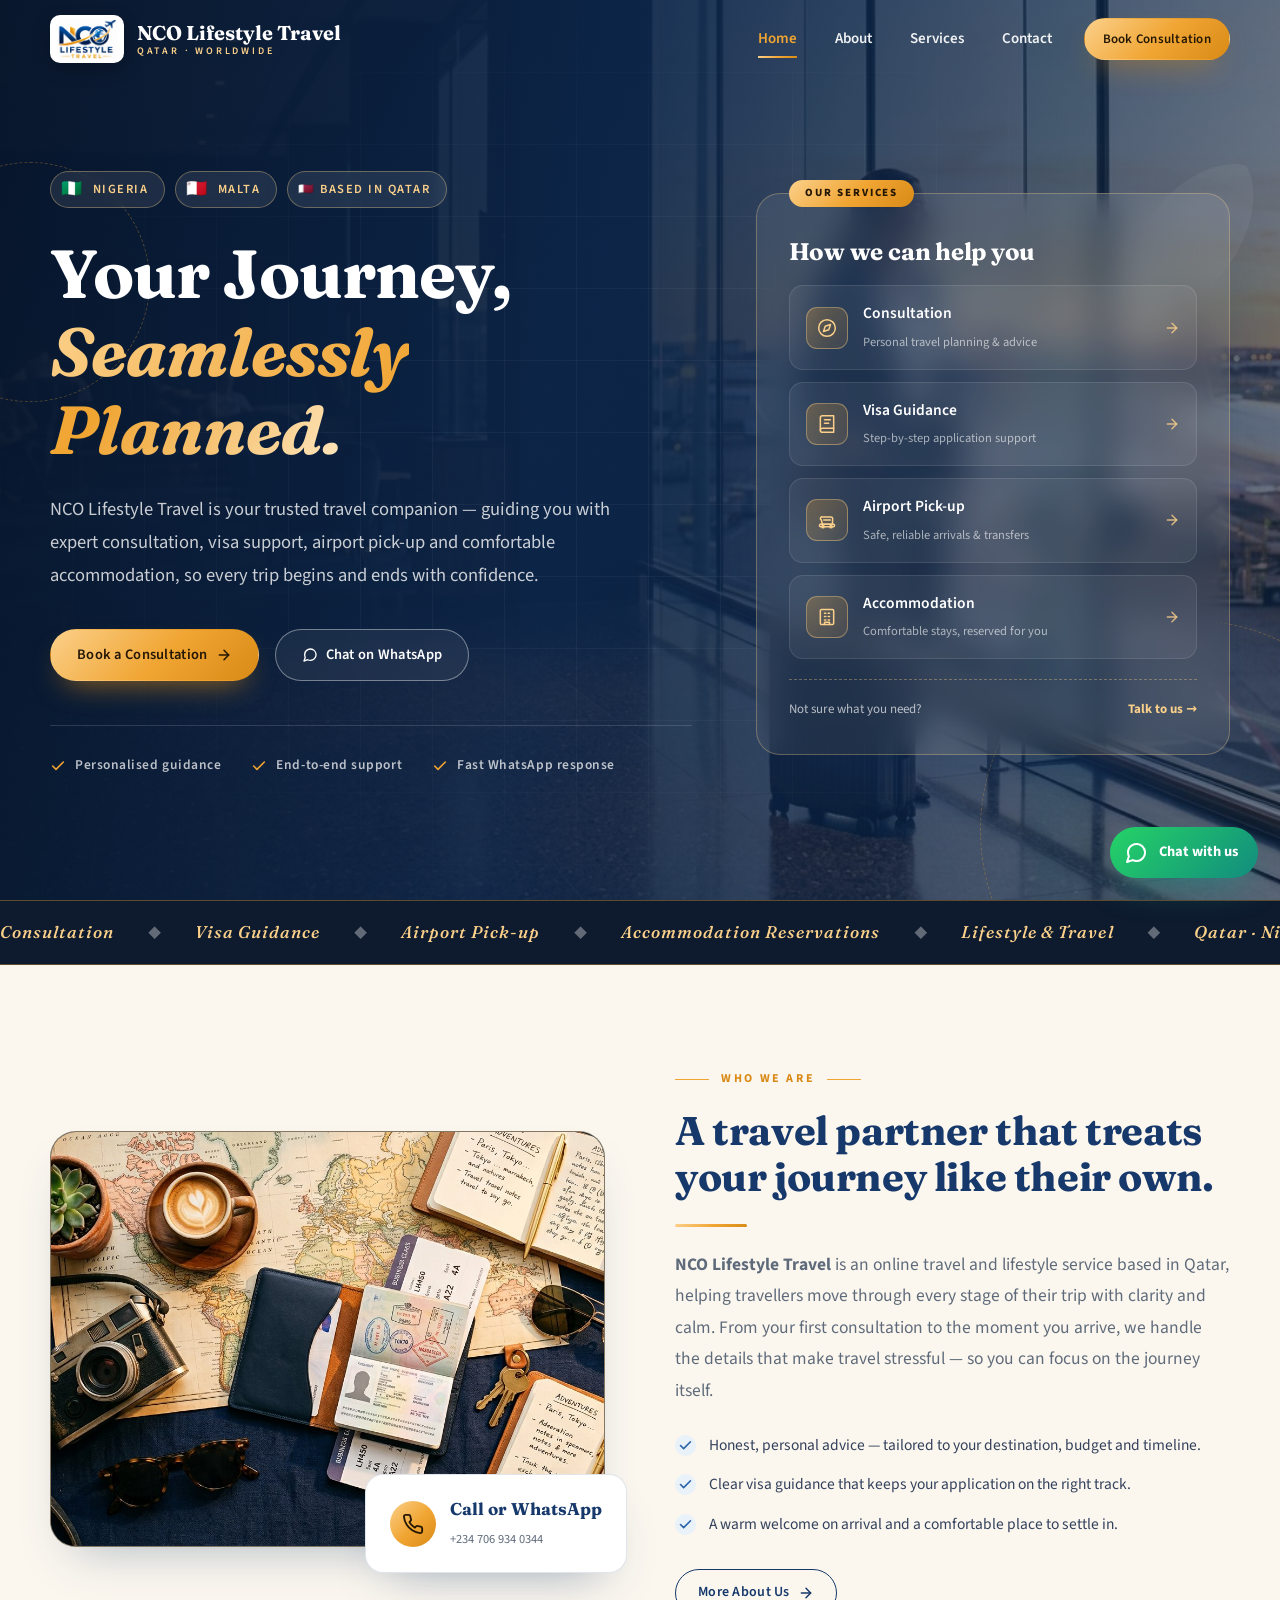
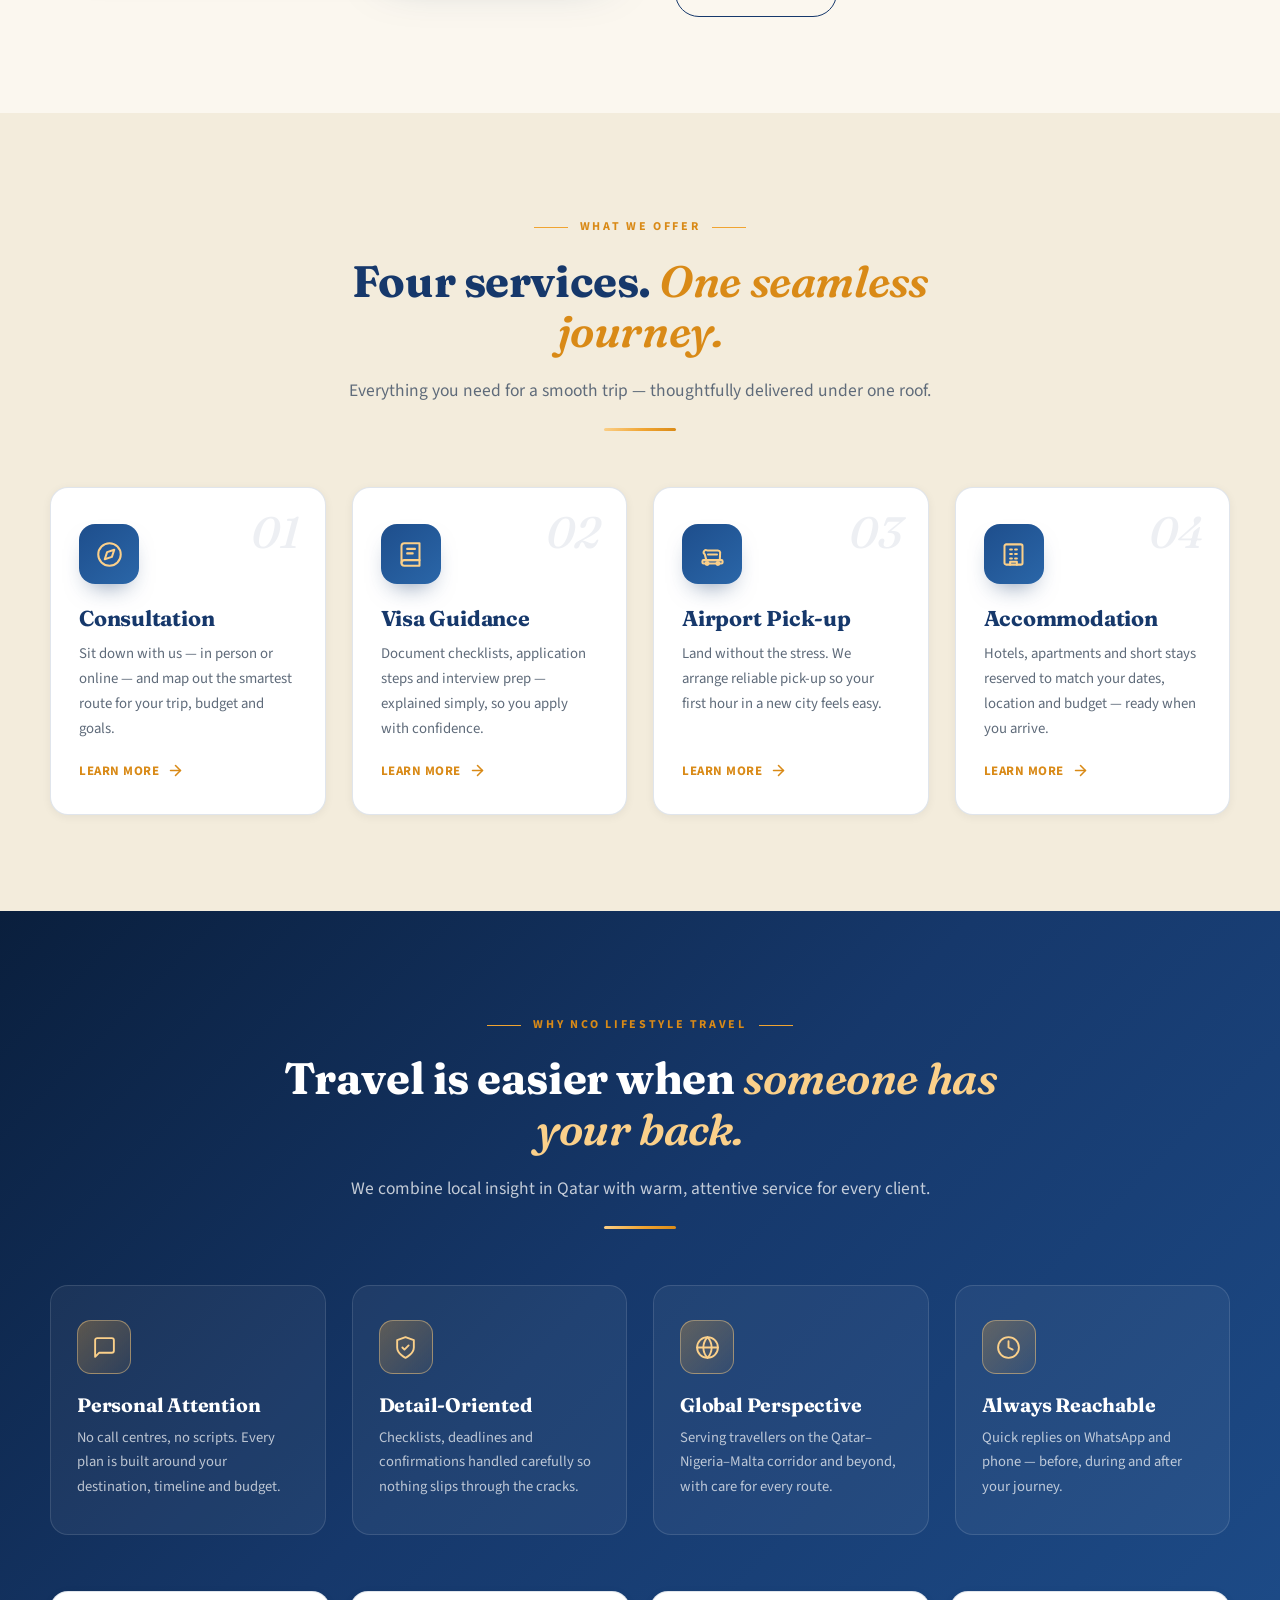
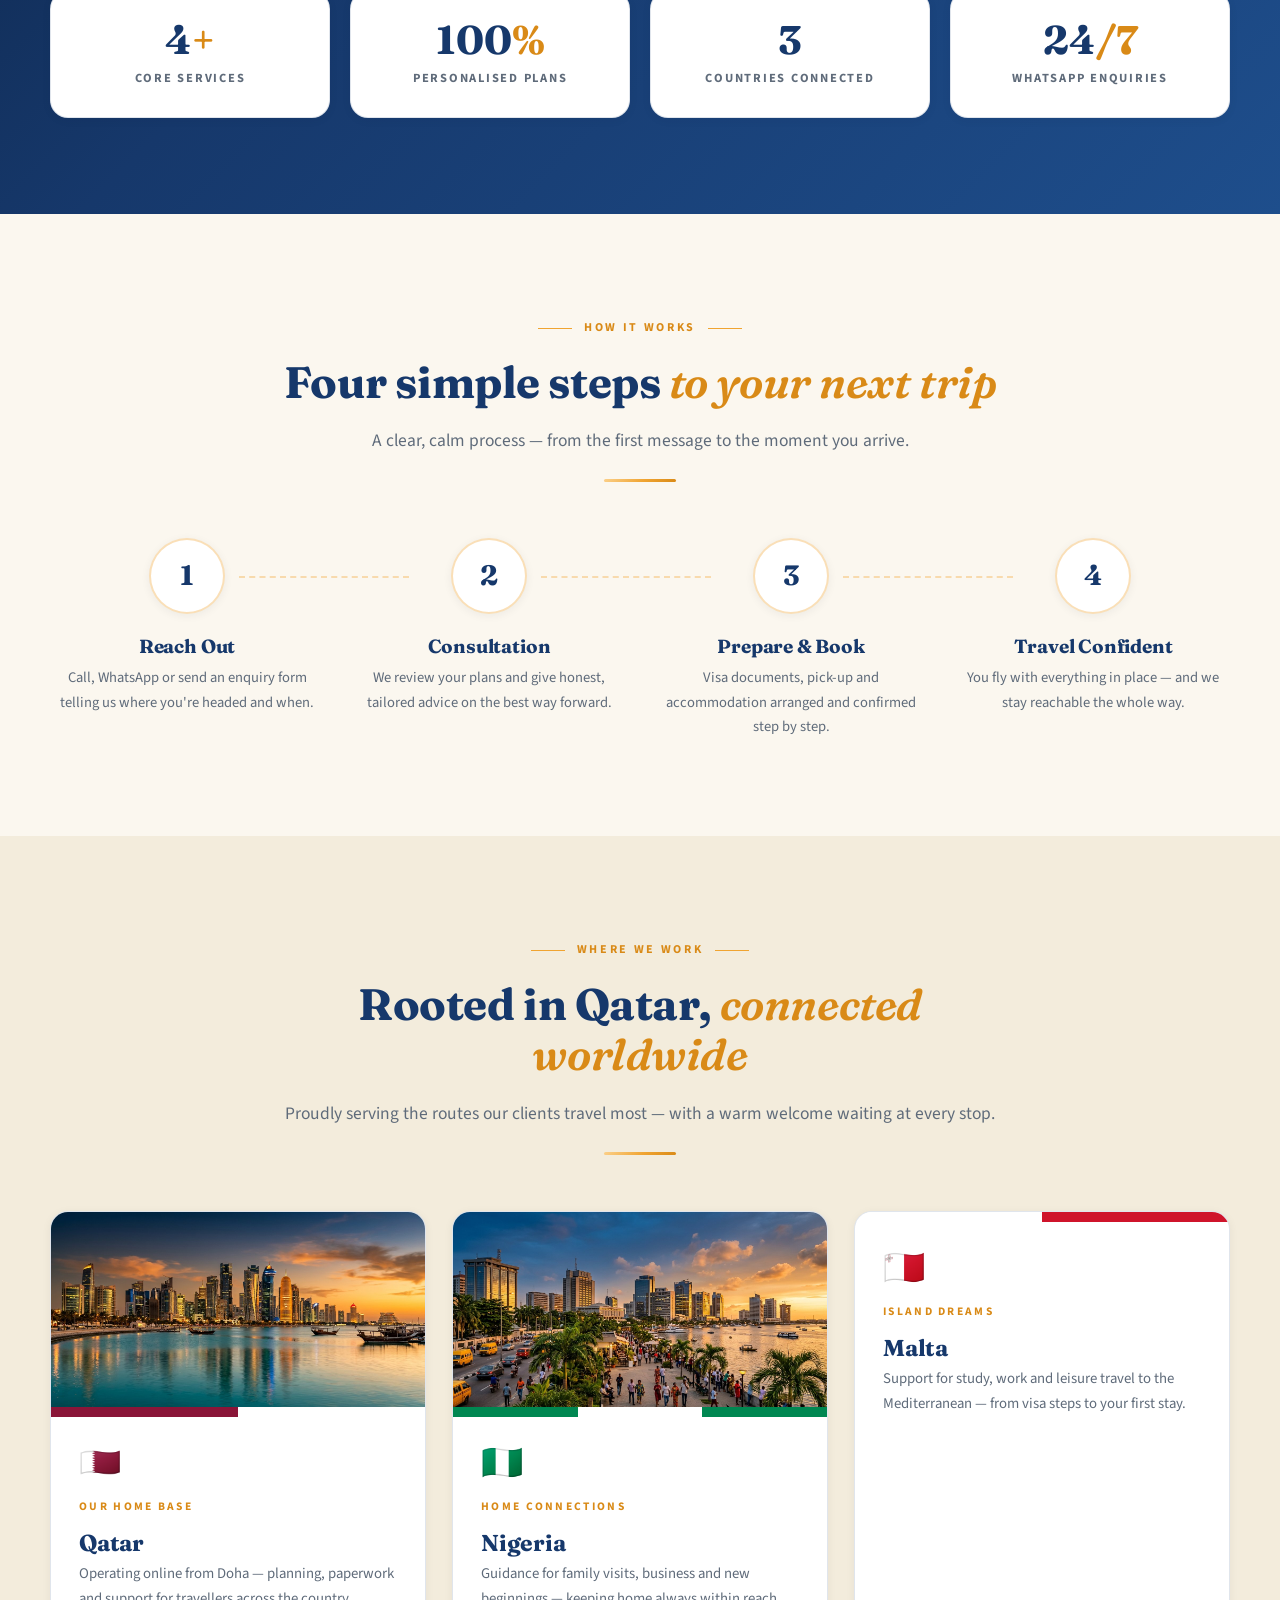
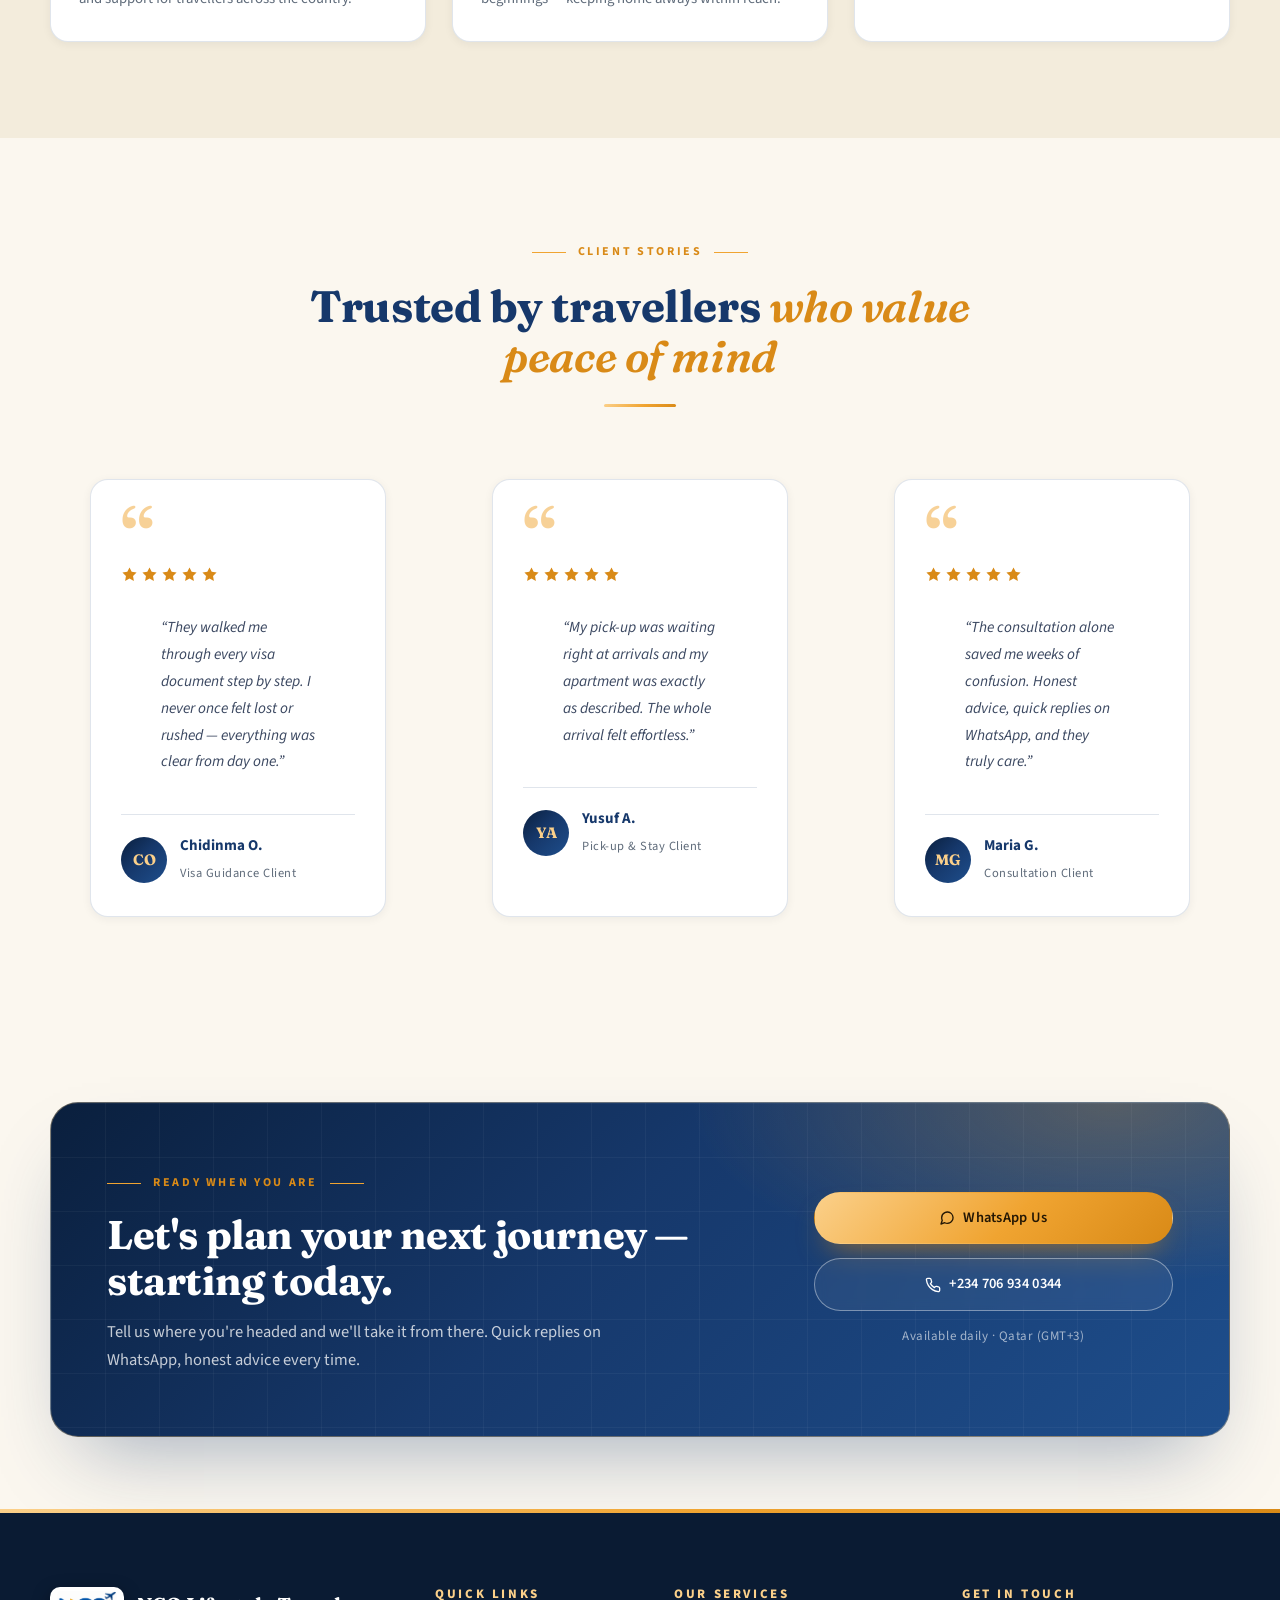
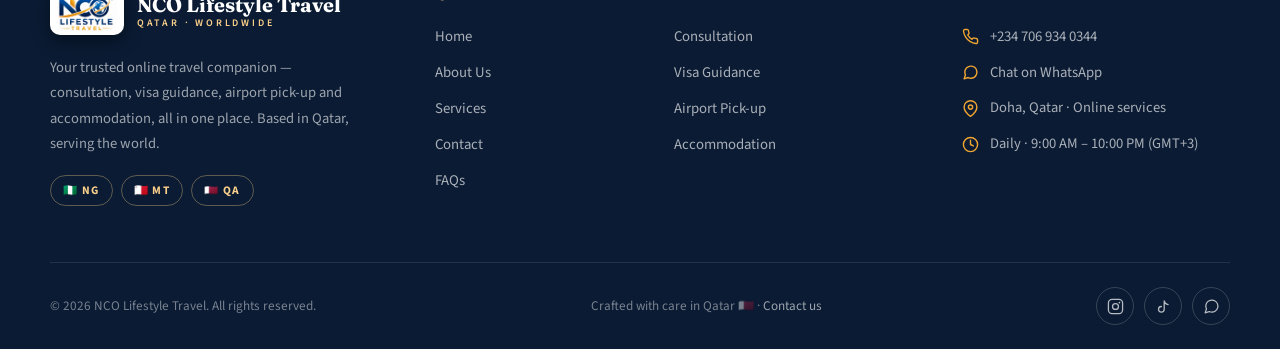
<file: index.html>
<!DOCTYPE html>
<html lang="en">
<head>
<meta charset="UTF-8">
<meta name="viewport" content="width=device-width, initial-scale=1.0">
<title>NCO Lifestyle Travel — Your Journey, Seamlessly Planned</title>
<meta name="description" content="NCO Lifestyle Travel is a Qatar-based travel service offering expert consultation, visa guidance, airport pick-up and accommodation reservations for travellers across Nigeria, Malta and beyond.">
<meta name="theme-color" content="#16386B">
<link rel="icon" href="assets/favicon.png" type="image/svg+xml">
<link rel="stylesheet" href="assets/fonts/fonts.css">
<link rel="stylesheet" href="css/style.css">
</head>
<body>

<!-- ============ HEADER ============ -->
<header class="site-header" id="siteHeader">
  <div class="nav-wrap">
    <a class="brand" href="index.html" aria-label="NCO Lifestyle Travel — Home">
      <img class="brand__logo" src="assets/logo.png" alt="NCO Lifestyle Travel logo">
      <span class="brand__text">
        <span class="brand__name">NCO Lifestyle Travel</span>
        <span class="brand__tag">Qatar · Worldwide</span>
      </span>
    </a>

    <nav class="nav" id="mainNav" aria-label="Main navigation">
      <a class="nav-link is-active" href="index.html">Home</a>
      <a class="nav-link" href="about.html">About</a>
      <a class="nav-link" href="services.html">Services</a>
      <a class="nav-link" href="contact.html">Contact</a>
      <a class="btn btn--gold nav-cta" href="contact.html#enquiry">Book Consultation</a>
    </nav>

    <button class="nav-toggle" id="navToggle" aria-label="Toggle menu" aria-expanded="false" aria-controls="mainNav">
      <span></span><span></span><span></span>
    </button>
  </div>
</header>
<div class="nav-overlay" id="navOverlay" hidden></div>

<!-- ============ HERO ============ -->
<section class="hero">
  <svg class="hero__plane" viewBox="0 0 24 24" fill="currentColor" aria-hidden="true">
    <path d="M17.8 19.2 16 11l3.5-3.5C21 6 21.5 4 21 3c-1-.5-3 0-4.5 1.5L13 8 4.8 6.2c-.5-.1-.9.1-1.1.5l-.3.5c-.2.5-.1 1 .3 1.3L9 12l-2 3H4l-1 1 3 2 2 3 1-1v-3l3-2 3.5 5.3c.3.4.8.5 1.3.3l.5-.2c.4-.3.6-.7.5-1.2z"/>
  </svg>
  <div class="hero__ring hero__ring--1"></div>
  <div class="hero__ring hero__ring--2"></div>

  <div class="container hero__grid">
    <div class="hero__body">
      <div class="hero__flags reveal">
        <span class="flag-chip"><span>🇳🇬</span> Nigeria</span>
        <span class="flag-chip"><span>🇲🇹</span> Malta</span>
        <span class="flag-chip">🇶🇦 Based in Qatar</span>
      </div>

      <h1 class="reveal reveal-delay-1">Your Journey,<br><em>Seamlessly Planned.</em></h1>

      <p class="hero__sub reveal reveal-delay-2">
        NCO Lifestyle Travel is your trusted travel companion — guiding you with
        expert consultation, visa support, airport pick-up and comfortable accommodation,
        so every trip begins and ends with confidence.
      </p>

      <div class="hero__actions reveal reveal-delay-3">
        <a class="btn btn--gold btn--lg" href="contact.html#enquiry">
          Book a Consultation
          <svg viewBox="0 0 24 24" fill="none" stroke="currentColor" stroke-width="2.2" stroke-linecap="round" stroke-linejoin="round"><line x1="5" y1="12" x2="19" y2="12"/><polyline points="12 5 19 12 12 19"/></svg>
        </a>
        <a class="btn btn--ghost btn--lg" href="https://wa.me/2347069340344?text=Hello%20NCO%20Lifestyle%20Travel%2C%20I%20would%20like%20to%20enquire%20about%20your%20services." target="_blank" rel="noopener">
          <svg viewBox="0 0 24 24" fill="none" stroke="currentColor" stroke-width="2" stroke-linecap="round" stroke-linejoin="round"><path d="M21 11.5a8.38 8.38 0 0 1-.9 3.8 8.5 8.5 0 0 1-7.6 4.7 8.38 8.38 0 0 1-3.8-.9L3 21l1.9-5.7a8.38 8.38 0 0 1-.9-3.8 8.5 8.5 0 0 1 4.7-7.6 8.38 8.38 0 0 1 3.8-.9h.5a8.48 8.48 0 0 1 8 8v.5z"/></svg>
          Chat on WhatsApp
        </a>
      </div>

      <ul class="hero__trust reveal reveal-delay-3">
        <li><svg viewBox="0 0 24 24" fill="none" stroke="currentColor" stroke-width="2.4" stroke-linecap="round" stroke-linejoin="round"><polyline points="20 6 9 17 4 12"/></svg> Personalised guidance</li>
        <li><svg viewBox="0 0 24 24" fill="none" stroke="currentColor" stroke-width="2.4" stroke-linecap="round" stroke-linejoin="round"><polyline points="20 6 9 17 4 12"/></svg> End-to-end support</li>
        <li><svg viewBox="0 0 24 24" fill="none" stroke="currentColor" stroke-width="2.4" stroke-linecap="round" stroke-linejoin="round"><polyline points="20 6 9 17 4 12"/></svg> Fast WhatsApp response</li>
      </ul>
    </div>

    <aside class="hero-card reveal reveal-delay-2" aria-label="Our services overview">
      <h2 class="hero-card__title">How we can help you</h2>
      <ul>
        <li>
          <a href="services.html#consultation">
            <span class="hc-icon"><svg viewBox="0 0 24 24" fill="none" stroke="currentColor" stroke-width="1.8" stroke-linecap="round" stroke-linejoin="round"><circle cx="12" cy="12" r="10"/><polygon points="16.24 7.76 14.12 14.12 7.76 16.24 9.88 9.88 16.24 7.76"/></svg></span>
            <span class="hc-text"><strong>Consultation</strong><small>Personal travel planning &amp; advice</small></span>
            <svg class="hc-arrow" viewBox="0 0 24 24" fill="none" stroke="currentColor" stroke-width="2.2" stroke-linecap="round" stroke-linejoin="round"><line x1="5" y1="12" x2="19" y2="12"/><polyline points="12 5 19 12 12 19"/></svg>
          </a>
        </li>
        <li>
          <a href="services.html#visa">
            <span class="hc-icon"><svg viewBox="0 0 24 24" fill="none" stroke="currentColor" stroke-width="1.8" stroke-linecap="round" stroke-linejoin="round"><path d="M4 19.5A2.5 2.5 0 0 1 6.5 17H20"/><path d="M6.5 2H20v20H6.5A2.5 2.5 0 0 1 4 19.5v-15A2.5 2.5 0 0 1 6.5 2z"/><line x1="9" y1="7" x2="16" y2="7"/><line x1="9" y1="11" x2="14" y2="11"/></svg></span>
            <span class="hc-text"><strong>Visa Guidance</strong><small>Step-by-step application support</small></span>
            <svg class="hc-arrow" viewBox="0 0 24 24" fill="none" stroke="currentColor" stroke-width="2.2" stroke-linecap="round" stroke-linejoin="round"><line x1="5" y1="12" x2="19" y2="12"/><polyline points="12 5 19 12 12 19"/></svg>
          </a>
        </li>
        <li>
          <a href="services.html#pickup">
            <span class="hc-icon"><svg viewBox="0 0 24 24" fill="none" stroke="currentColor" stroke-width="1.8" stroke-linecap="round" stroke-linejoin="round"><path d="M5 17h14M6.5 17l-1.3-5.1A2 2 0 0 1 7.15 8.4h9.7a2 2 0 0 1 1.95 1.55L18.5 17"/><rect x="3" y="17" width="18" height="3" rx="1.2"/><circle cx="7.2" cy="20" r="1.3"/><circle cx="16.8" cy="20" r="1.3"/><path d="M8 12h8"/></svg></span>
            <span class="hc-text"><strong>Airport Pick-up</strong><small>Safe, reliable arrivals &amp; transfers</small></span>
            <svg class="hc-arrow" viewBox="0 0 24 24" fill="none" stroke="currentColor" stroke-width="2.2" stroke-linecap="round" stroke-linejoin="round"><line x1="5" y1="12" x2="19" y2="12"/><polyline points="12 5 19 12 12 19"/></svg>
          </a>
        </li>
        <li>
          <a href="services.html#stay">
            <span class="hc-icon"><svg viewBox="0 0 24 24" fill="none" stroke="currentColor" stroke-width="1.8" stroke-linecap="round" stroke-linejoin="round"><rect x="4" y="3" width="16" height="18" rx="1.5"/><path d="M9 7.5h1.6M13.4 7.5H15M9 11.5h1.6M13.4 11.5H15M9 15.5h1.6M13.4 15.5H15"/><path d="M9 21v-2.6h6V21"/></svg></span>
            <span class="hc-text"><strong>Accommodation</strong><small>Comfortable stays, reserved for you</small></span>
            <svg class="hc-arrow" viewBox="0 0 24 24" fill="none" stroke="currentColor" stroke-width="2.2" stroke-linecap="round" stroke-linejoin="round"><line x1="5" y1="12" x2="19" y2="12"/><polyline points="12 5 19 12 12 19"/></svg>
          </a>
        </li>
      </ul>
      <div class="hero-card__foot">
        <span>Not sure what you need?</span>
        <a href="contact.html#enquiry">Talk to us →</a>
      </div>
    </aside>
  </div>
</section>

<!-- ============ MARQUEE ============ -->
<div class="marquee" aria-hidden="true">
  <div class="marquee__track">
    <div class="marquee__group">
      <span>Consultation</span><b>◆</b>
      <span>Visa Guidance</span><b>◆</b>
      <span>Airport Pick-up</span><b>◆</b>
      <span>Accommodation Reservations</span><b>◆</b>
      <span>Lifestyle &amp; Travel</span><b>◆</b>
      <span>Qatar · Nigeria · Malta</span><b>◆</b>
    </div>
    <div class="marquee__group">
      <span>Consultation</span><b>◆</b>
      <span>Visa Guidance</span><b>◆</b>
      <span>Airport Pick-up</span><b>◆</b>
      <span>Accommodation Reservations</span><b>◆</b>
      <span>Lifestyle &amp; Travel</span><b>◆</b>
      <span>Qatar · Nigeria · Malta</span><b>◆</b>
    </div>
  </div>
</div>

<!-- ============ ABOUT PREVIEW ============ -->
<section class="section section--cream">
  <div class="container split">
    <div class="split__media reveal">
      <div class="img-frame">
            <img src="assets/home-about.jpg" alt="Premium travel essentials laid out for a journey">
          </div>
          <div class="float-card">
        <span class="float-card__icon">
          <svg viewBox="0 0 24 24" fill="none" stroke="currentColor" stroke-width="2" stroke-linecap="round" stroke-linejoin="round" width="22" height="22"><path d="M22 16.92v3a2 2 0 0 1-2.18 2 19.79 19.79 0 0 1-8.63-3.07 19.5 19.5 0 0 1-6-6 19.79 19.79 0 0 1-3.07-8.67A2 2 0 0 1 4.11 2h3a2 2 0 0 1 2 1.72 12.84 12.84 0 0 0 .7 2.81 2 2 0 0 1-.45 2.11L8.09 9.91a16 16 0 0 0 6 6l1.27-1.27a2 2 0 0 1 2.11-.45 12.84 12.84 0 0 0 2.81.7A2 2 0 0 1 22 16.92z"/></svg>
        </span>
        <div>
          <strong>Call or WhatsApp</strong>
          <small>+234 706 934 0344</small>
        </div>
      </div>
    </div>

    <div class="split__body reveal reveal-delay-1">
      <span class="eyebrow">Who We Are</span>
      <h2>A travel partner that treats your journey like their own.</h2>
      <div class="rule"></div>
      <p class="lead" style="margin-top:22px;">
        <strong>NCO Lifestyle Travel</strong> is an online travel and lifestyle service
        based in Qatar, helping travellers move through every stage of their trip with clarity
        and calm. From your first consultation to the moment you arrive, we handle the details
        that make travel stressful — so you can focus on the journey itself.
      </p>
      <ul class="check-list">
        <li>
          <svg viewBox="0 0 24 24" fill="none" stroke="currentColor" stroke-width="2.6" stroke-linecap="round" stroke-linejoin="round"><polyline points="20 6 9 17 4 12"/></svg>
          Honest, personal advice — tailored to your destination, budget and timeline.
        </li>
        <li>
          <svg viewBox="0 0 24 24" fill="none" stroke="currentColor" stroke-width="2.6" stroke-linecap="round" stroke-linejoin="round"><polyline points="20 6 9 17 4 12"/></svg>
          Clear visa guidance that keeps your application on the right track.
        </li>
        <li>
          <svg viewBox="0 0 24 24" fill="none" stroke="currentColor" stroke-width="2.6" stroke-linecap="round" stroke-linejoin="round"><polyline points="20 6 9 17 4 12"/></svg>
          A warm welcome on arrival and a comfortable place to settle in.
        </li>
      </ul>
      <a class="btn btn--outline" href="about.html">
        More About Us
        <svg viewBox="0 0 24 24" fill="none" stroke="currentColor" stroke-width="2.2" stroke-linecap="round" stroke-linejoin="round"><line x1="5" y1="12" x2="19" y2="12"/><polyline points="12 5 19 12 12 19"/></svg>
      </a>
    </div>
  </div>
</section>

<!-- ============ SERVICES ============ -->
<section class="section section--sand">
  <div class="container">
    <div class="section-head reveal">
      <span class="eyebrow">What We Offer</span>
      <h2 class="section-title">Four services. <em>One seamless journey.</em></h2>
      <p class="lead">Everything you need for a smooth trip — thoughtfully delivered under one roof.</p>
      <div class="rule"></div>
    </div>

    <div class="cards">
      <article class="card reveal" id="consultation">
        <span class="card__no">01</span>
        <span class="card__icon">
          <svg viewBox="0 0 24 24" fill="none" stroke="currentColor" stroke-width="1.8" stroke-linecap="round" stroke-linejoin="round"><circle cx="12" cy="12" r="10"/><polygon points="16.24 7.76 14.12 14.12 7.76 16.24 9.88 9.88 16.24 7.76"/></svg>
        </span>
        <h3>Consultation</h3>
        <p>Sit down with us — in person or online — and map out the smartest route for your trip, budget and goals.</p>
        <a class="link-arrow" href="services.html#consultation">Learn more <svg viewBox="0 0 24 24" fill="none" stroke="currentColor" stroke-width="2.2" stroke-linecap="round" stroke-linejoin="round"><line x1="5" y1="12" x2="19" y2="12"/><polyline points="12 5 19 12 12 19"/></svg></a>
      </article>

      <article class="card reveal reveal-delay-1" id="visa">
        <span class="card__no">02</span>
        <span class="card__icon">
          <svg viewBox="0 0 24 24" fill="none" stroke="currentColor" stroke-width="1.8" stroke-linecap="round" stroke-linejoin="round"><path d="M4 19.5A2.5 2.5 0 0 1 6.5 17H20"/><path d="M6.5 2H20v20H6.5A2.5 2.5 0 0 1 4 19.5v-15A2.5 2.5 0 0 1 6.5 2z"/><line x1="9" y1="7" x2="16" y2="7"/><line x1="9" y1="11" x2="14" y2="11"/></svg>
        </span>
        <h3>Visa Guidance</h3>
        <p>Document checklists, application steps and interview prep — explained simply, so you apply with confidence.</p>
        <a class="link-arrow" href="services.html#visa">Learn more <svg viewBox="0 0 24 24" fill="none" stroke="currentColor" stroke-width="2.2" stroke-linecap="round" stroke-linejoin="round"><line x1="5" y1="12" x2="19" y2="12"/><polyline points="12 5 19 12 12 19"/></svg></a>
      </article>

      <article class="card reveal reveal-delay-2" id="pickup">
        <span class="card__no">03</span>
        <span class="card__icon">
          <svg viewBox="0 0 24 24" fill="none" stroke="currentColor" stroke-width="1.8" stroke-linecap="round" stroke-linejoin="round"><path d="M5 17h14M6.5 17l-1.3-5.1A2 2 0 0 1 7.15 8.4h9.7a2 2 0 0 1 1.95 1.55L18.5 17"/><rect x="3" y="17" width="18" height="3" rx="1.2"/><circle cx="7.2" cy="20" r="1.3"/><circle cx="16.8" cy="20" r="1.3"/><path d="M8 12h8"/></svg>
        </span>
        <h3>Airport Pick-up</h3>
        <p>Land without the stress. We arrange reliable pick-up so your first hour in a new city feels easy.</p>
        <a class="link-arrow" href="services.html#pickup">Learn more <svg viewBox="0 0 24 24" fill="none" stroke="currentColor" stroke-width="2.2" stroke-linecap="round" stroke-linejoin="round"><line x1="5" y1="12" x2="19" y2="12"/><polyline points="12 5 19 12 12 19"/></svg></a>
      </article>

      <article class="card reveal reveal-delay-3" id="stay">
        <span class="card__no">04</span>
        <span class="card__icon">
          <svg viewBox="0 0 24 24" fill="none" stroke="currentColor" stroke-width="1.8" stroke-linecap="round" stroke-linejoin="round"><rect x="4" y="3" width="16" height="18" rx="1.5"/><path d="M9 7.5h1.6M13.4 7.5H15M9 11.5h1.6M13.4 11.5H15M9 15.5h1.6M13.4 15.5H15"/><path d="M9 21v-2.6h6V21"/></svg>
        </span>
        <h3>Accommodation</h3>
        <p>Hotels, apartments and short stays reserved to match your dates, location and budget — ready when you arrive.</p>
        <a class="link-arrow" href="services.html#stay">Learn more <svg viewBox="0 0 24 24" fill="none" stroke="currentColor" stroke-width="2.2" stroke-linecap="round" stroke-linejoin="round"><line x1="5" y1="12" x2="19" y2="12"/><polyline points="12 5 19 12 12 19"/></svg></a>
      </article>
    </div>
  </div>
</section>

<!-- ============ WHY CHOOSE US ============ -->
<section class="section section--pine">
  <div class="container">
    <div class="section-head reveal">
      <span class="eyebrow">Why NCO Lifestyle Travel</span>
      <h2 class="section-title">Travel is easier when <em>someone has your back.</em></h2>
      <p class="lead">We combine local insight in Qatar with warm, attentive service for every client.</p>
      <div class="rule"></div>
    </div>

    <div class="features">
      <div class="feature reveal">
        <span class="feature__icon">
          <svg viewBox="0 0 24 24" fill="none" stroke="currentColor" stroke-width="1.8" stroke-linecap="round" stroke-linejoin="round"><path d="M21 15a2 2 0 0 1-2 2H7l-4 4V5a2 2 0 0 1 2-2h14a2 2 0 0 1 2 2z"/></svg>
        </span>
        <h3>Personal Attention</h3>
        <p>No call centres, no scripts. Every plan is built around your destination, timeline and budget.</p>
      </div>
      <div class="feature reveal reveal-delay-1">
        <span class="feature__icon">
          <svg viewBox="0 0 24 24" fill="none" stroke="currentColor" stroke-width="1.8" stroke-linecap="round" stroke-linejoin="round"><path d="M12 22s8-4 8-10V5l-8-3-8 3v7c0 6 8 10 8 10z"/><polyline points="9 12 11 14 15 10"/></svg>
        </span>
        <h3>Detail-Oriented</h3>
        <p>Checklists, deadlines and confirmations handled carefully so nothing slips through the cracks.</p>
      </div>
      <div class="feature reveal reveal-delay-2">
        <span class="feature__icon">
          <svg viewBox="0 0 24 24" fill="none" stroke="currentColor" stroke-width="1.8" stroke-linecap="round" stroke-linejoin="round"><circle cx="12" cy="12" r="10"/><line x1="2" y1="12" x2="22" y2="12"/><path d="M12 2a15.3 15.3 0 0 1 4 10 15.3 15.3 0 0 1-4 10 15.3 15.3 0 0 1-4-10 15.3 15.3 0 0 1 4-10z"/></svg>
        </span>
        <h3>Global Perspective</h3>
        <p>Serving travellers on the Qatar–Nigeria–Malta corridor and beyond, with care for every route.</p>
      </div>
      <div class="feature reveal reveal-delay-3">
        <span class="feature__icon">
          <svg viewBox="0 0 24 24" fill="none" stroke="currentColor" stroke-width="1.8" stroke-linecap="round" stroke-linejoin="round"><circle cx="12" cy="12" r="10"/><polyline points="12 6 12 12 16 14"/></svg>
        </span>
        <h3>Always Reachable</h3>
        <p>Quick replies on WhatsApp and phone — before, during and after your journey.</p>
      </div>
    </div>

    <div class="stats reveal">
      <div class="stat"><div class="stat__num">4<i>+</i></div><div class="stat__label">Core Services</div></div>
      <div class="stat"><div class="stat__num">100<i>%</i></div><div class="stat__label">Personalised Plans</div></div>
      <div class="stat"><div class="stat__num">3</div><div class="stat__label">Countries Connected</div></div>
      <div class="stat"><div class="stat__num">24<i>/7</i></div><div class="stat__label">WhatsApp Enquiries</div></div>
    </div>
  </div>
</section>

<!-- ============ PROCESS ============ -->
<section class="section section--cream">
  <div class="container">
    <div class="section-head reveal">
      <span class="eyebrow">How It Works</span>
      <h2 class="section-title">Four simple steps <em>to your next trip</em></h2>
      <p class="lead">A clear, calm process — from the first message to the moment you arrive.</p>
      <div class="rule"></div>
    </div>

    <div class="steps">
      <div class="step reveal">
        <div class="step__badge">1</div>
        <h3>Reach Out</h3>
        <p>Call, WhatsApp or send an enquiry form telling us where you're headed and when.</p>
      </div>
      <div class="step reveal reveal-delay-1">
        <div class="step__badge">2</div>
        <h3>Consultation</h3>
        <p>We review your plans and give honest, tailored advice on the best way forward.</p>
      </div>
      <div class="step reveal reveal-delay-2">
        <div class="step__badge">3</div>
        <h3>Prepare &amp; Book</h3>
        <p>Visa documents, pick-up and accommodation arranged and confirmed step by step.</p>
      </div>
      <div class="step reveal reveal-delay-3">
        <div class="step__badge">4</div>
        <h3>Travel Confident</h3>
        <p>You fly with everything in place — and we stay reachable the whole way.</p>
      </div>
    </div>
  </div>
</section>

<!-- ============ DESTINATIONS ============ -->
<section class="section section--sand">
  <div class="container">
    <div class="section-head reveal">
      <span class="eyebrow">Where We Work</span>
      <h2 class="section-title">Rooted in Qatar, <em>connected worldwide</em></h2>
      <p class="lead">Proudly serving the routes our clients travel most — with a warm welcome waiting at every stop.</p>
      <div class="rule"></div>
    </div>

    <div class="dest-grid">
      <article class="dest reveal">
        <img class="dest__img" src="assets/dest-qatar.jpg" alt="Doha Qatar skyline at golden hour">
        <div class="dest__flag"><i style="background:#8A1538"></i><i style="background:#fff"></i></div>
        <div class="dest__body">
          <div class="dest__emoji">🇶🇦</div>
          <span class="dest__role">Our Home Base</span>
          <h3>Qatar</h3>
          <p>Operating online from Doha — planning, paperwork and support for travellers across the country.</p>
        </div>
      </article>

      <article class="dest reveal reveal-delay-1">
        <img class="dest__img" src="assets/dest-nigeria.jpg" alt="Lush vibrant Nigerian city scene">
        <div class="dest__flag"><i style="background:#008751"></i><i style="background:#fff"></i><i style="background:#008751"></i></div>
        <div class="dest__body">
          <div class="dest__emoji">🇳🇬</div>
          <span class="dest__role">Home Connections</span>
          <h3>Nigeria</h3>
          <p>Guidance for family visits, business and new beginnings — keeping home always within reach.</p>
        </div>
      </article>

      <article class="dest reveal reveal-delay-2">
        <div class="dest__flag"><i style="background:#fff"></i><i style="background:#CF142B"></i></div>
        <div class="dest__body">
          <div class="dest__emoji">🇲🇹</div>
          <span class="dest__role">Island Dreams</span>
          <h3>Malta</h3>
          <p>Support for study, work and leisure travel to the Mediterranean — from visa steps to your first stay.</p>
        </div>
      </article>
    </div>
  </div>
</section>

<!-- ============ TESTIMONIALS ============ -->
<section class="section section--cream">
  <div class="container">
    <div class="section-head reveal">
      <span class="eyebrow">Client Stories</span>
      <h2 class="section-title">Trusted by travellers <em>who value peace of mind</em></h2>
      <div class="rule"></div>
    </div>

    <!-- NOTE: Placeholder testimonials — replace with real client reviews before going live -->
    <div class="quotes">
      <figure class="quote reveal">
        <div class="quote__mark">“</div>
        <div class="quote__stars" aria-label="5 out of 5 stars">
          <svg viewBox="0 0 24 24"><polygon points="12 2 15.09 8.26 22 9.27 17 14.14 18.18 21.02 12 17.77 5.82 21.02 7 14.14 2 9.27 8.91 8.26 12 2"/></svg>
          <svg viewBox="0 0 24 24"><polygon points="12 2 15.09 8.26 22 9.27 17 14.14 18.18 21.02 12 17.77 5.82 21.02 7 14.14 2 9.27 8.91 8.26 12 2"/></svg>
          <svg viewBox="0 0 24 24"><polygon points="12 2 15.09 8.26 22 9.27 17 14.14 18.18 21.02 12 17.77 5.82 21.02 7 14.14 2 9.27 8.91 8.26 12 2"/></svg>
          <svg viewBox="0 0 24 24"><polygon points="12 2 15.09 8.26 22 9.27 17 14.14 18.18 21.02 12 17.77 5.82 21.02 7 14.14 2 9.27 8.91 8.26 12 2"/></svg>
          <svg viewBox="0 0 24 24"><polygon points="12 2 15.09 8.26 22 9.27 17 14.14 18.18 21.02 12 17.77 5.82 21.02 7 14.14 2 9.27 8.91 8.26 12 2"/></svg>
        </div>
        <blockquote><p>“They walked me through every visa document step by step. I never once felt lost or rushed — everything was clear from day one.”</p></blockquote>
        <figcaption class="quote__who">
          <span class="quote__avatar">CO</span>
          <span><strong>Chidinma O.</strong><small>Visa Guidance Client</small></span>
        </figcaption>
      </figure>

      <figure class="quote reveal reveal-delay-1">
        <div class="quote__mark">“</div>
        <div class="quote__stars" aria-label="5 out of 5 stars">
          <svg viewBox="0 0 24 24"><polygon points="12 2 15.09 8.26 22 9.27 17 14.14 18.18 21.02 12 17.77 5.82 21.02 7 14.14 2 9.27 8.91 8.26 12 2"/></svg>
          <svg viewBox="0 0 24 24"><polygon points="12 2 15.09 8.26 22 9.27 17 14.14 18.18 21.02 12 17.77 5.82 21.02 7 14.14 2 9.27 8.91 8.26 12 2"/></svg>
          <svg viewBox="0 0 24 24"><polygon points="12 2 15.09 8.26 22 9.27 17 14.14 18.18 21.02 12 17.77 5.82 21.02 7 14.14 2 9.27 8.91 8.26 12 2"/></svg>
          <svg viewBox="0 0 24 24"><polygon points="12 2 15.09 8.26 22 9.27 17 14.14 18.18 21.02 12 17.77 5.82 21.02 7 14.14 2 9.27 8.91 8.26 12 2"/></svg>
          <svg viewBox="0 0 24 24"><polygon points="12 2 15.09 8.26 22 9.27 17 14.14 18.18 21.02 12 17.77 5.82 21.02 7 14.14 2 9.27 8.91 8.26 12 2"/></svg>
        </div>
        <blockquote><p>“My pick-up was waiting right at arrivals and my apartment was exactly as described. The whole arrival felt effortless.”</p></blockquote>
        <figcaption class="quote__who">
          <span class="quote__avatar">YA</span>
          <span><strong>Yusuf A.</strong><small>Pick-up &amp; Stay Client</small></span>
        </figcaption>
      </figure>

      <figure class="quote reveal reveal-delay-2">
        <div class="quote__mark">“</div>
        <div class="quote__stars" aria-label="5 out of 5 stars">
          <svg viewBox="0 0 24 24"><polygon points="12 2 15.09 8.26 22 9.27 17 14.14 18.18 21.02 12 17.77 5.82 21.02 7 14.14 2 9.27 8.91 8.26 12 2"/></svg>
          <svg viewBox="0 0 24 24"><polygon points="12 2 15.09 8.26 22 9.27 17 14.14 18.18 21.02 12 17.77 5.82 21.02 7 14.14 2 9.27 8.91 8.26 12 2"/></svg>
          <svg viewBox="0 0 24 24"><polygon points="12 2 15.09 8.26 22 9.27 17 14.14 18.18 21.02 12 17.77 5.82 21.02 7 14.14 2 9.27 8.91 8.26 12 2"/></svg>
          <svg viewBox="0 0 24 24"><polygon points="12 2 15.09 8.26 22 9.27 17 14.14 18.18 21.02 12 17.77 5.82 21.02 7 14.14 2 9.27 8.91 8.26 12 2"/></svg>
          <svg viewBox="0 0 24 24"><polygon points="12 2 15.09 8.26 22 9.27 17 14.14 18.18 21.02 12 17.77 5.82 21.02 7 14.14 2 9.27 8.91 8.26 12 2"/></svg>
        </div>
        <blockquote><p>“The consultation alone saved me weeks of confusion. Honest advice, quick replies on WhatsApp, and they truly care.”</p></blockquote>
        <figcaption class="quote__who">
          <span class="quote__avatar">MG</span>
          <span><strong>Maria G.</strong><small>Consultation Client</small></span>
        </figcaption>
      </figure>
    </div>
  </div>
</section>

<!-- ============ CTA BAND ============ -->
<section class="section section--tight section--cream">
  <div class="container">
    <div class="cta-band reveal">
      <div>
        <span class="eyebrow">Ready When You Are</span>
        <h2>Let's plan your next journey — starting today.</h2>
        <p>Tell us where you're headed and we'll take it from there. Quick replies on WhatsApp, honest advice every time.</p>
      </div>
      <div class="cta-band__actions">
        <a class="btn btn--gold btn--lg" href="https://wa.me/2347069340344?text=Hello%20NCO%20Lifestyle%20Travel%2C%20I%20would%20like%20to%20plan%20a%20trip." target="_blank" rel="noopener">
          <svg viewBox="0 0 24 24" fill="none" stroke="currentColor" stroke-width="2" stroke-linecap="round" stroke-linejoin="round"><path d="M21 11.5a8.38 8.38 0 0 1-.9 3.8 8.5 8.5 0 0 1-7.6 4.7 8.38 8.38 0 0 1-3.8-.9L3 21l1.9-5.7a8.38 8.38 0 0 1-.9-3.8 8.5 8.5 0 0 1 4.7-7.6 8.38 8.38 0 0 1 3.8-.9h.5a8.48 8.48 0 0 1 8 8v.5z"/></svg>
          WhatsApp Us
        </a>
        <a class="btn btn--ghost btn--lg" href="tel:+2347069340344">
          <svg viewBox="0 0 24 24" fill="none" stroke="currentColor" stroke-width="2" stroke-linecap="round" stroke-linejoin="round"><path d="M22 16.92v3a2 2 0 0 1-2.18 2 19.79 19.79 0 0 1-8.63-3.07 19.5 19.5 0 0 1-6-6 19.79 19.79 0 0 1-3.07-8.67A2 2 0 0 1 4.11 2h3a2 2 0 0 1 2 1.72 12.84 12.84 0 0 0 .7 2.81 2 2 0 0 1-.45 2.11L8.09 9.91a16 16 0 0 0 6 6l1.27-1.27a2 2 0 0 1 2.11-.45 12.84 12.84 0 0 0 2.81.7A2 2 0 0 1 22 16.92z"/></svg>
          +234 706 934 0344
        </a>
        <span class="cta-note">Available daily · Qatar (GMT+3)</span>
      </div>
    </div>
  </div>
</section>

<!-- ============ FOOTER ============ -->
<footer class="site-footer">
  <div class="container">
    <div class="footer-grid">
      <div class="footer-brand">
        <a class="brand" href="index.html">
          <img class="brand__logo" src="assets/logo.png" alt="NCO Lifestyle Travel logo">
          <span class="brand__text">
            <span class="brand__name">NCO Lifestyle Travel</span>
            <span class="brand__tag">Qatar · Worldwide</span>
          </span>
        </a>
        <p>Your trusted online travel companion — consultation, visa guidance, airport pick-up and accommodation, all in one place. Based in Qatar, serving the world.</p>
        <div class="footer-flags">
          <span>🇳🇬 NG</span>
          <span>🇲🇹 MT</span>
          <span>🇶🇦 QA</span>
        </div>
      </div>

      <div>
        <h4>Quick Links</h4>
        <ul class="footer-links">
          <li><a href="index.html">Home</a></li>
          <li><a href="about.html">About Us</a></li>
          <li><a href="services.html">Services</a></li>
          <li><a href="contact.html">Contact</a></li>
          <li><a href="contact.html#faq">FAQs</a></li>
        </ul>
      </div>

      <div>
        <h4>Our Services</h4>
        <ul class="footer-links">
          <li><a href="services.html#consultation">Consultation</a></li>
          <li><a href="services.html#visa">Visa Guidance</a></li>
          <li><a href="services.html#pickup">Airport Pick-up</a></li>
          <li><a href="services.html#stay">Accommodation</a></li>
        </ul>
      </div>

      <div>
        <h4>Get In Touch</h4>
        <ul class="footer-contact footer-links">
          <li>
            <svg viewBox="0 0 24 24" fill="none" stroke="currentColor" stroke-width="2" stroke-linecap="round" stroke-linejoin="round"><path d="M22 16.92v3a2 2 0 0 1-2.18 2 19.79 19.79 0 0 1-8.63-3.07 19.5 19.5 0 0 1-6-6 19.79 19.79 0 0 1-3.07-8.67A2 2 0 0 1 4.11 2h3a2 2 0 0 1 2 1.72 12.84 12.84 0 0 0 .7 2.81 2 2 0 0 1-.45 2.11L8.09 9.91a16 16 0 0 0 6 6l1.27-1.27a2 2 0 0 1 2.11-.45 12.84 12.84 0 0 0 2.81.7A2 2 0 0 1 22 16.92z"/></svg>
            <a href="tel:+2347069340344">+234 706 934 0344</a>
          </li>
          <li>
            <svg viewBox="0 0 24 24" fill="none" stroke="currentColor" stroke-width="2" stroke-linecap="round" stroke-linejoin="round"><path d="M21 11.5a8.38 8.38 0 0 1-.9 3.8 8.5 8.5 0 0 1-7.6 4.7 8.38 8.38 0 0 1-3.8-.9L3 21l1.9-5.7a8.38 8.38 0 0 1-.9-3.8 8.5 8.5 0 0 1 4.7-7.6 8.38 8.38 0 0 1 3.8-.9h.5a8.48 8.48 0 0 1 8 8v.5z"/></svg>
            <a href="https://wa.me/2347069340344" target="_blank" rel="noopener">Chat on WhatsApp</a>
          </li>
          <li>
            <svg viewBox="0 0 24 24" fill="none" stroke="currentColor" stroke-width="2" stroke-linecap="round" stroke-linejoin="round"><path d="M21 10c0 7-9 13-9 13s-9-6-9-13a9 9 0 0 1 18 0z"/><circle cx="12" cy="10" r="3"/></svg>
            <span>Doha, Qatar · Online services</span>
          </li>
          <li>
            <svg viewBox="0 0 24 24" fill="none" stroke="currentColor" stroke-width="2" stroke-linecap="round" stroke-linejoin="round"><circle cx="12" cy="12" r="10"/><polyline points="12 6 12 12 16 14"/></svg>
            <span>Daily · 9:00 AM – 10:00 PM (GMT+3)</span>
          </li>
        </ul>
      </div>
    </div>

    <div class="footer-bottom">
      <span>© <span id="year">2026</span> NCO Lifestyle Travel. All rights reserved.</span>
      <span>Crafted with care in Qatar 🇶🇦 · <a href="contact.html">Contact us</a></span>
      <div class="footer-social">
        <!-- Replace href="#" with real profile URLs when available -->
        <a href="#" aria-label="Instagram" title="Instagram">
          <svg viewBox="0 0 24 24" fill="none" stroke="currentColor" stroke-width="1.8" stroke-linecap="round" stroke-linejoin="round"><rect x="2" y="2" width="20" height="20" rx="5"/><circle cx="12" cy="12" r="4.2"/><circle cx="17.5" cy="6.5" r="1.2" fill="currentColor" stroke="none"/></svg>
        </a>
        <a href="#" aria-label="TikTok" title="TikTok">
          <svg viewBox="0 0 24 24" fill="none" stroke="currentColor" stroke-width="1.8" stroke-linecap="round" stroke-linejoin="round"><path d="M9 12a4 4 0 1 0 4 4V4c.6 2.8 2.6 4.8 5.5 5.2"/></svg>
        </a>
        <a href="https://wa.me/2347069340344" target="_blank" rel="noopener" aria-label="WhatsApp" title="WhatsApp">
          <svg viewBox="0 0 24 24" fill="none" stroke="currentColor" stroke-width="1.8" stroke-linecap="round" stroke-linejoin="round"><path d="M21 11.5a8.38 8.38 0 0 1-.9 3.8 8.5 8.5 0 0 1-7.6 4.7 8.38 8.38 0 0 1-3.8-.9L3 21l1.9-5.7a8.38 8.38 0 0 1-.9-3.8 8.5 8.5 0 0 1 4.7-7.6 8.38 8.38 0 0 1 3.8-.9h.5a8.48 8.48 0 0 1 8 8v.5z"/></svg>
        </a>
      </div>
    </div>
  </div>
</footer>

<!-- Floating WhatsApp -->
<a class="wa-float" href="https://wa.me/2347069340344?text=Hello%20NCO%20Lifestyle%20Travel!" target="_blank" rel="noopener" aria-label="Chat with us on WhatsApp">
  <svg viewBox="0 0 24 24" fill="none" stroke="currentColor" stroke-width="2" stroke-linecap="round" stroke-linejoin="round"><path d="M21 11.5a8.38 8.38 0 0 1-.9 3.8 8.5 8.5 0 0 1-7.6 4.7 8.38 8.38 0 0 1-3.8-.9L3 21l1.9-5.7a8.38 8.38 0 0 1-.9-3.8 8.5 8.5 0 0 1 4.7-7.6 8.38 8.38 0 0 1 3.8-.9h.5a8.48 8.48 0 0 1 8 8v.5z"/></svg>
  <span>Chat with us</span>
</a>

<button class="to-top" id="toTop" aria-label="Back to top">
  <svg viewBox="0 0 24 24" fill="none" stroke="currentColor" stroke-width="2.2" stroke-linecap="round" stroke-linejoin="round"><line x1="12" y1="19" x2="12" y2="5"/><polyline points="5 12 12 5 19 12"/></svg>
</button>

<script src="js/main.js"></script>
</body>
</html>
</file>
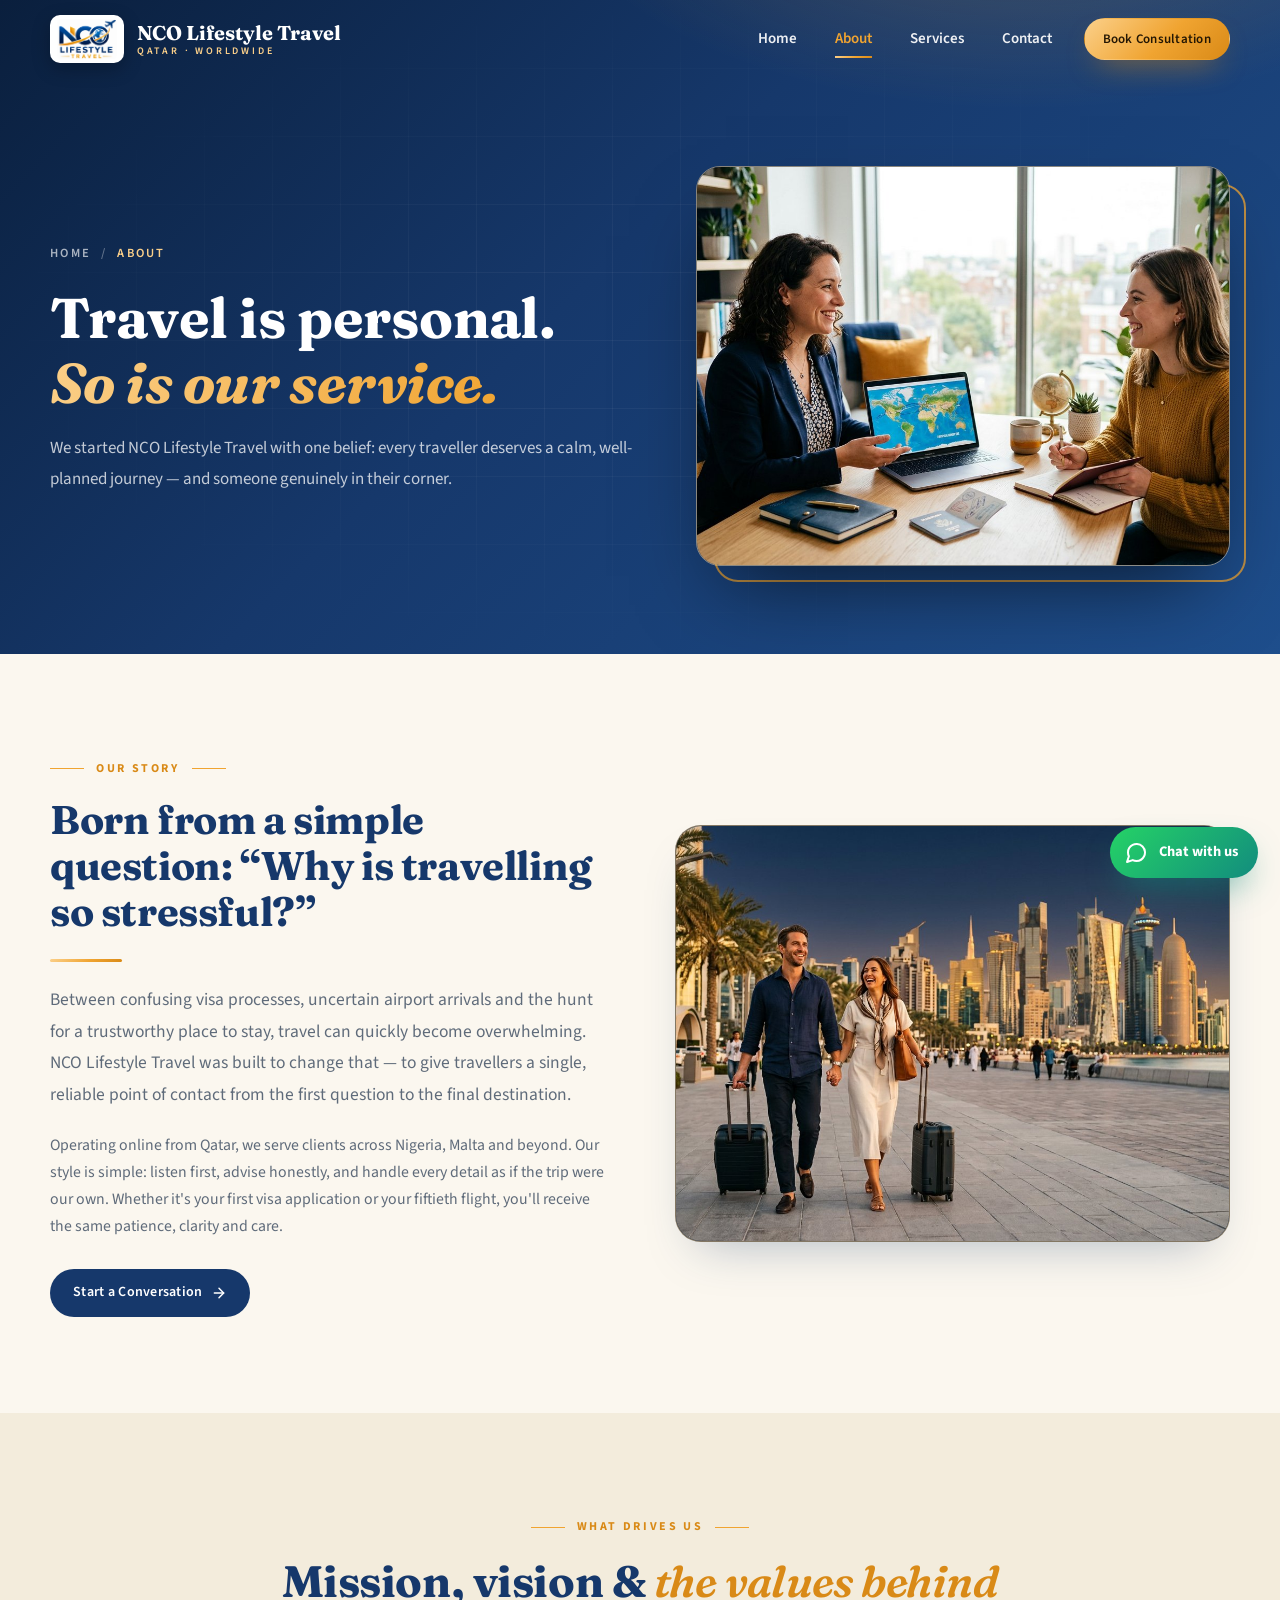
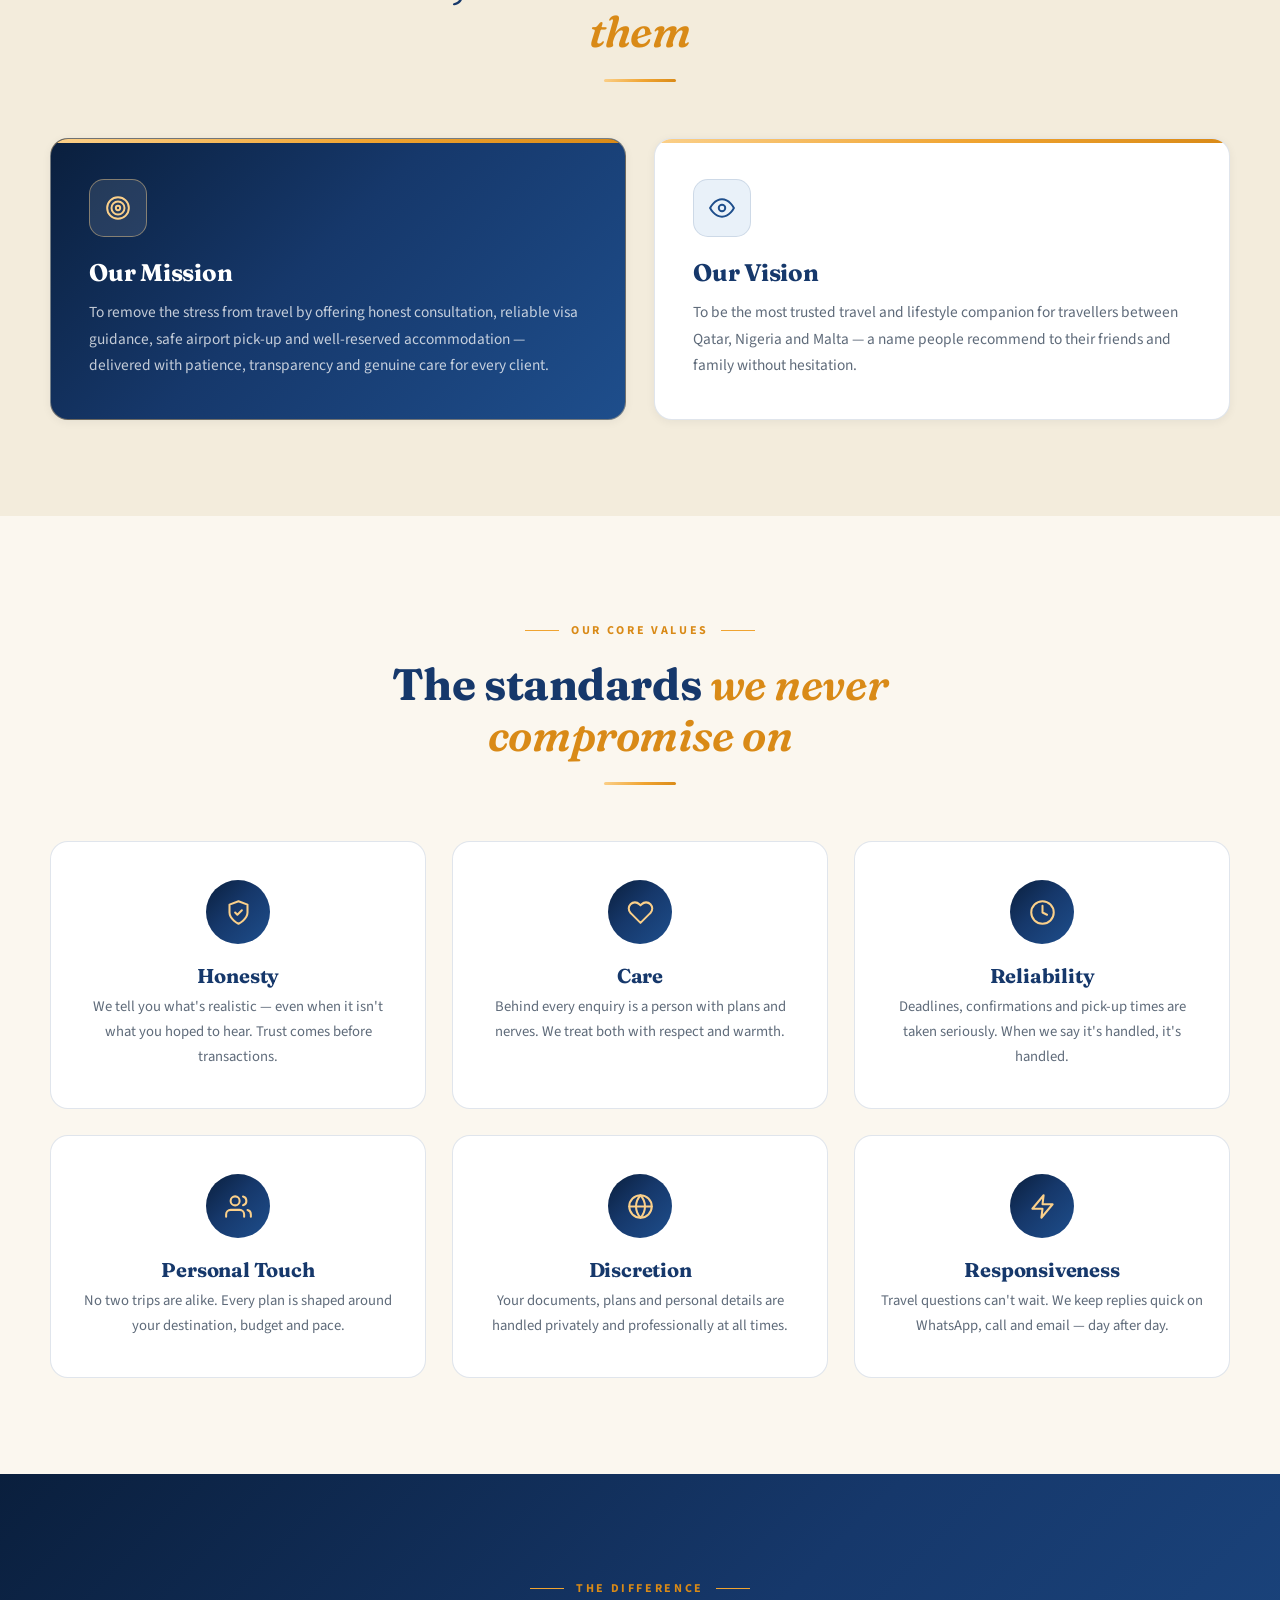
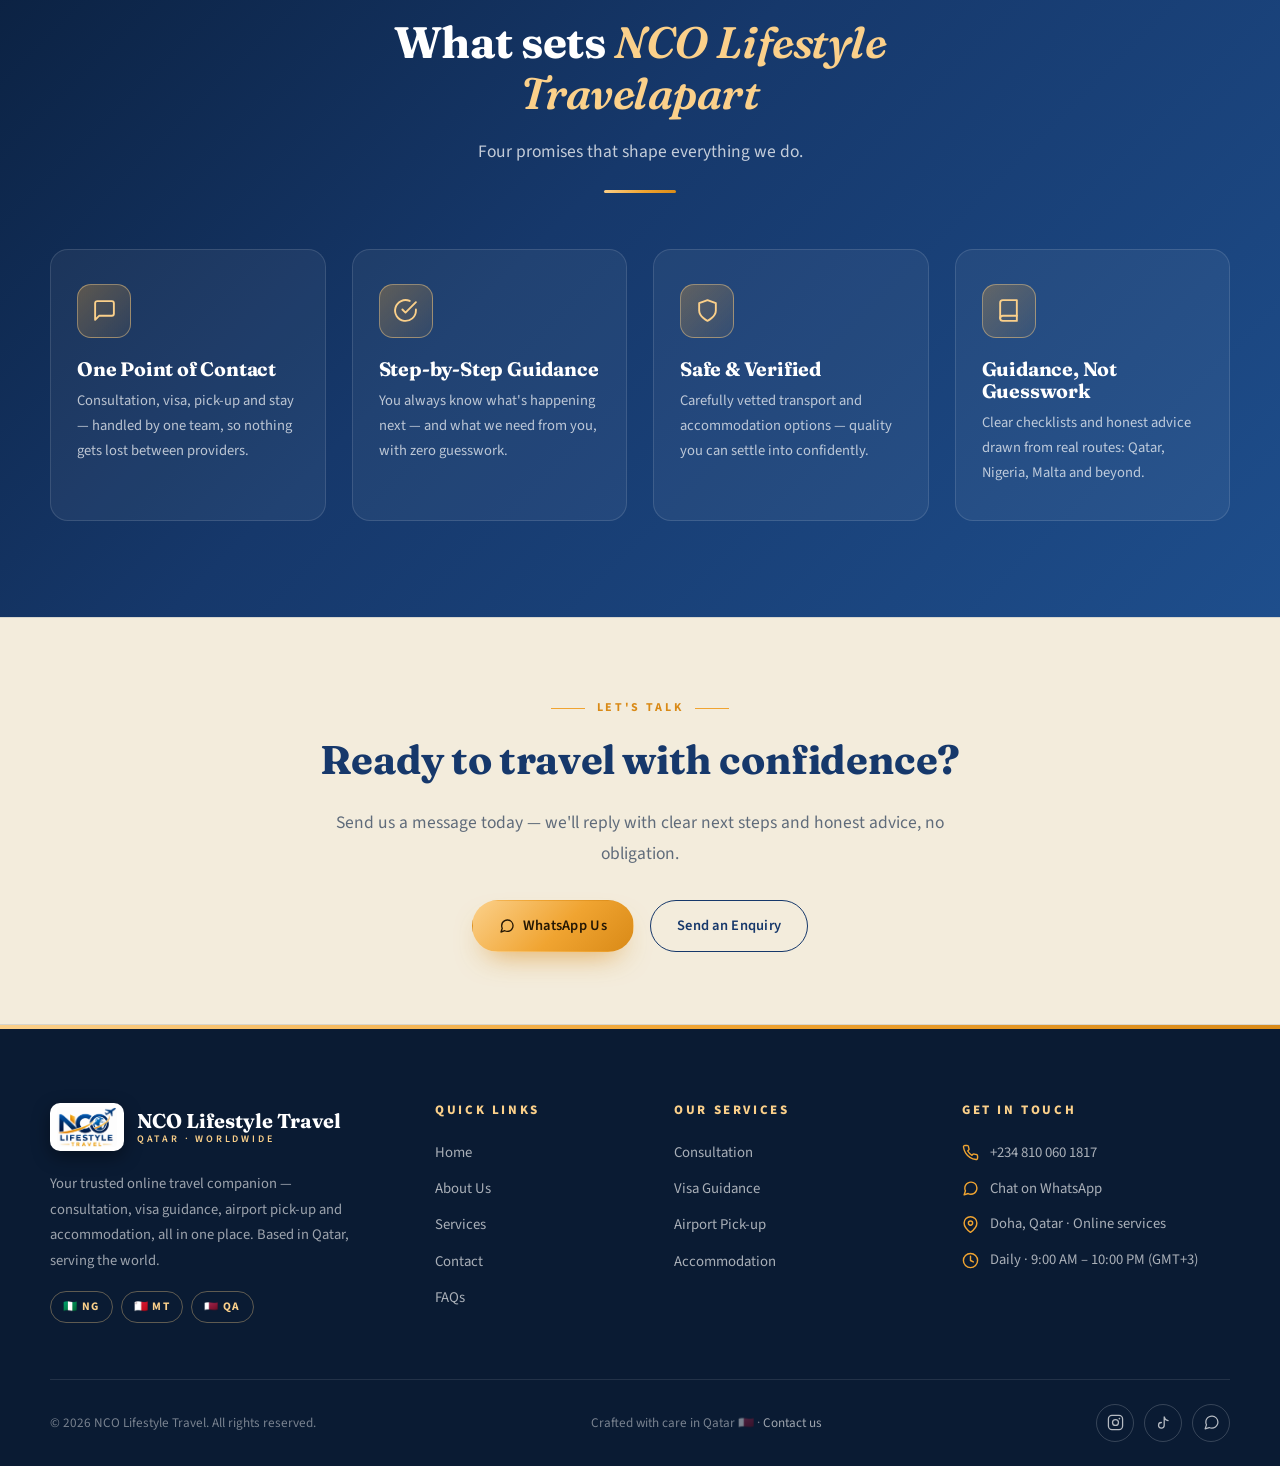
<file: about.html>
<!DOCTYPE html>
<html lang="en">
<head>
<meta charset="UTF-8">
<meta name="viewport" content="width=device-width, initial-scale=1.0">
<title>About Us — NCO Lifestyle Travel</title>
<meta name="description" content="Learn about NCO Lifestyle Travel — a Qatar-based online travel service built on honest advice, careful planning and warm hospitality for every traveller.">
<meta name="theme-color" content="#16386B">
<link rel="icon" href="assets/favicon.png" type="image/svg+xml">
<link rel="stylesheet" href="assets/fonts/fonts.css">
<link rel="stylesheet" href="css/style.css">
</head>
<body>

<!-- ============ HEADER ============ -->
<header class="site-header" id="siteHeader">
  <div class="nav-wrap">
    <a class="brand" href="index.html" aria-label="NCO Lifestyle Travel — Home">
      <img class="brand__logo" src="assets/logo.png" alt="NCO Lifestyle Travel logo">
      <span class="brand__text">
        <span class="brand__name">NCO Lifestyle Travel</span>
        <span class="brand__tag">Qatar · Worldwide</span>
      </span>
    </a>

    <nav class="nav" id="mainNav" aria-label="Main navigation">
      <a class="nav-link" href="index.html">Home</a>
      <a class="nav-link is-active" href="about.html">About</a>
      <a class="nav-link" href="services.html">Services</a>
      <a class="nav-link" href="contact.html">Contact</a>
      <a class="btn btn--gold nav-cta" href="contact.html#enquiry">Book Consultation</a>
    </nav>

    <button class="nav-toggle" id="navToggle" aria-label="Toggle menu" aria-expanded="false" aria-controls="mainNav">
      <span></span><span></span><span></span>
    </button>
  </div>
</header>
<div class="nav-overlay" id="navOverlay" hidden></div>

<!-- ============ PAGE HERO ============ -->
<section class="page-hero">
  <div class="container page-hero__grid">
    <div class="page-hero__body">
      <div class="crumbs">
      <a href="index.html">Home</a><span>/</span> About
    </div>
      <h1>Travel is personal.<br><em>So is our service.</em></h1>
      <p>We started NCO Lifestyle Travel with one belief: every traveller deserves a calm, well-planned journey — and someone genuinely in their corner.</p>
    </div>
    <div class="page-hero__media">
      <img src="assets/intro-about.jpg" alt="Travel consultant planning a trip with a client">
    </div>
  </div>
</section>

<!-- ============ OUR STORY ============ -->
<section class="section section--cream">
  <div class="container split split--flip">
    <div class="split__media reveal">
      <div class="img-frame">
        <img src="assets/story-about.jpg" alt="Travellers arriving in Doha, Qatar at golden hour">
      </div>
    </div>

    <div class="split__body reveal reveal-delay-1">
      <span class="eyebrow">Our Story</span>
      <h2>Born from a simple question: “Why is travelling so stressful?”</h2>
      <div class="rule"></div>
      <p class="lead" style="margin-top:22px;">
        Between confusing visa processes, uncertain airport arrivals and the hunt for a
        trustworthy place to stay, travel can quickly become overwhelming. NCO Lifestyle Travel was built to change that — to give travellers a single, reliable
        point of contact from the first question to the final destination.
      </p>
      <p style="color:var(--muted); font-size:15.8px;">
        Operating online from Qatar, we serve clients across Nigeria, Malta and beyond.
        Our style is simple: listen first, advise honestly, and handle every detail as if
        the trip were our own. Whether it's your first visa application or your fiftieth
        flight, you'll receive the same patience, clarity and care.
      </p>
      <a class="btn btn--pine" href="contact.html#enquiry" style="margin-top:14px;">
        Start a Conversation
        <svg viewBox="0 0 24 24" fill="none" stroke="currentColor" stroke-width="2.2" stroke-linecap="round" stroke-linejoin="round"><line x1="5" y1="12" x2="19" y2="12"/><polyline points="12 5 19 12 12 19"/></svg>
      </a>
    </div>
  </div>
</section>

<!-- ============ MISSION & VISION ============ -->
<section class="section section--sand">
  <div class="container">
    <div class="section-head reveal">
      <span class="eyebrow">What Drives Us</span>
      <h2 class="section-title">Mission, vision &amp; <em>the values behind them</em></h2>
      <div class="rule"></div>
    </div>

    <div class="duo">
      <div class="panel panel--pine reveal">
        <span class="panel__icon">
          <svg viewBox="0 0 24 24" fill="none" stroke="currentColor" stroke-width="1.8" stroke-linecap="round" stroke-linejoin="round"><circle cx="12" cy="12" r="10"/><circle cx="12" cy="12" r="6"/><circle cx="12" cy="12" r="2"/></svg>
        </span>
        <h3>Our Mission</h3>
        <p>To remove the stress from travel by offering honest consultation, reliable visa
        guidance, safe airport pick-up and well-reserved accommodation — delivered with
        patience, transparency and genuine care for every client.</p>
      </div>

      <div class="panel reveal reveal-delay-1">
        <span class="panel__icon">
          <svg viewBox="0 0 24 24" fill="none" stroke="currentColor" stroke-width="1.8" stroke-linecap="round" stroke-linejoin="round"><path d="M1 12s4-8 11-8 11 8 11 8-4 8-11 8-11-8-11-8z"/><circle cx="12" cy="12" r="3"/></svg>
        </span>
        <h3>Our Vision</h3>
        <p>To be the most trusted travel and lifestyle companion for travellers between
        Qatar, Nigeria and Malta — a name people recommend to their friends and family
        without hesitation.</p>
      </div>
    </div>
  </div>
</section>

<!-- ============ VALUES ============ -->
<section class="section section--cream">
  <div class="container">
    <div class="section-head reveal">
      <span class="eyebrow">Our Core Values</span>
      <h2 class="section-title">The standards <em>we never compromise on</em></h2>
      <div class="rule"></div>
    </div>

    <div class="values">
      <div class="value reveal">
        <span class="value__icon">
          <svg viewBox="0 0 24 24" fill="none" stroke="currentColor" stroke-width="1.8" stroke-linecap="round" stroke-linejoin="round"><path d="M12 22s8-4 8-10V5l-8-3-8 3v7c0 6 8 10 8 10z"/><polyline points="9 12 11 14 15 10"/></svg>
        </span>
        <h3>Honesty</h3>
        <p>We tell you what's realistic — even when it isn't what you hoped to hear. Trust comes before transactions.</p>
      </div>

      <div class="value reveal reveal-delay-1">
        <span class="value__icon">
          <svg viewBox="0 0 24 24" fill="none" stroke="currentColor" stroke-width="1.8" stroke-linecap="round" stroke-linejoin="round"><path d="M20.84 4.61a5.5 5.5 0 0 0-7.78 0L12 5.67l-1.06-1.06a5.5 5.5 0 0 0-7.78 7.78l1.06 1.06L12 21.23l7.78-7.78 1.06-1.06a5.5 5.5 0 0 0 0-7.78z"/></svg>
        </span>
        <h3>Care</h3>
        <p>Behind every enquiry is a person with plans and nerves. We treat both with respect and warmth.</p>
      </div>

      <div class="value reveal reveal-delay-2">
        <span class="value__icon">
          <svg viewBox="0 0 24 24" fill="none" stroke="currentColor" stroke-width="1.8" stroke-linecap="round" stroke-linejoin="round"><circle cx="12" cy="12" r="10"/><polyline points="12 6 12 12 16 14"/></svg>
        </span>
        <h3>Reliability</h3>
        <p>Deadlines, confirmations and pick-up times are taken seriously. When we say it's handled, it's handled.</p>
      </div>

      <div class="value reveal">
        <span class="value__icon">
          <svg viewBox="0 0 24 24" fill="none" stroke="currentColor" stroke-width="1.8" stroke-linecap="round" stroke-linejoin="round"><path d="M17 21v-2a4 4 0 0 0-4-4H5a4 4 0 0 0-4 4v2"/><circle cx="9" cy="7" r="4"/><path d="M23 21v-2a4 4 0 0 0-3-3.87"/><path d="M16 3.13a4 4 0 0 1 0 7.75"/></svg>
        </span>
        <h3>Personal Touch</h3>
        <p>No two trips are alike. Every plan is shaped around your destination, budget and pace.</p>
      </div>

      <div class="value reveal reveal-delay-1">
        <span class="value__icon">
          <svg viewBox="0 0 24 24" fill="none" stroke="currentColor" stroke-width="1.8" stroke-linecap="round" stroke-linejoin="round"><circle cx="12" cy="12" r="10"/><line x1="2" y1="12" x2="22" y2="12"/><path d="M12 2a15.3 15.3 0 0 1 4 10 15.3 15.3 0 0 1-4 10 15.3 15.3 0 0 1-4-10 15.3 15.3 0 0 1 4-10z"/></svg>
        </span>
        <h3>Discretion</h3>
        <p>Your documents, plans and personal details are handled privately and professionally at all times.</p>
      </div>

      <div class="value reveal reveal-delay-2">
        <span class="value__icon">
          <svg viewBox="0 0 24 24" fill="none" stroke="currentColor" stroke-width="1.8" stroke-linecap="round" stroke-linejoin="round"><polygon points="13 2 3 14 12 14 11 22 21 10 12 10 13 2"/></svg>
        </span>
        <h3>Responsiveness</h3>
        <p>Travel questions can't wait. We keep replies quick on WhatsApp, call and email — day after day.</p>
      </div>
    </div>
  </div>
</section>

<!-- ============ WHY CHOOSE US ============ -->
<section class="section section--pine">
  <div class="container">
    <div class="section-head reveal">
      <span class="eyebrow">The Difference</span>
      <h2 class="section-title">What sets <em>NCO Lifestyle Travelapart</em></h2>
      <p class="lead">Four promises that shape everything we do.</p>
      <div class="rule"></div>
    </div>

    <div class="features">
      <div class="feature reveal">
        <span class="feature__icon">
          <svg viewBox="0 0 24 24" fill="none" stroke="currentColor" stroke-width="1.8" stroke-linecap="round" stroke-linejoin="round"><path d="M21 15a2 2 0 0 1-2 2H7l-4 4V5a2 2 0 0 1 2-2h14a2 2 0 0 1 2 2z"/></svg>
        </span>
        <h3>One Point of Contact</h3>
        <p>Consultation, visa, pick-up and stay — handled by one team, so nothing gets lost between providers.</p>
      </div>
      <div class="feature reveal reveal-delay-1">
        <span class="feature__icon">
          <svg viewBox="0 0 24 24" fill="none" stroke="currentColor" stroke-width="1.8" stroke-linecap="round" stroke-linejoin="round"><path d="M22 11.08V12a10 10 0 1 1-5.93-9.14"/><polyline points="22 4 12 14.01 9 11.01"/></svg>
        </span>
        <h3>Step-by-Step Guidance</h3>
        <p>You always know what's happening next — and what we need from you, with zero guesswork.</p>
      </div>
      <div class="feature reveal reveal-delay-2">
        <span class="feature__icon">
          <svg viewBox="0 0 24 24" fill="none" stroke="currentColor" stroke-width="1.8" stroke-linecap="round" stroke-linejoin="round"><path d="M12 22s8-4 8-10V5l-8-3-8 3v7c0 6 8 10 8 10z"/></svg>
        </span>
        <h3>Safe &amp; Verified</h3>
        <p>Carefully vetted transport and accommodation options — quality you can settle into confidently.</p>
      </div>
      <div class="feature reveal reveal-delay-3">
        <span class="feature__icon">
          <svg viewBox="0 0 24 24" fill="none" stroke="currentColor" stroke-width="1.8" stroke-linecap="round" stroke-linejoin="round"><path d="M4 19.5A2.5 2.5 0 0 1 6.5 17H20"/><path d="M6.5 2H20v20H6.5A2.5 2.5 0 0 1 4 19.5v-15A2.5 2.5 0 0 1 6.5 2z"/></svg>
        </span>
        <h3>Guidance, Not Guesswork</h3>
        <p>Clear checklists and honest advice drawn from real routes: Qatar, Nigeria, Malta and beyond.</p>
      </div>
    </div>
  </div>
</section>

<!-- ============ CTA STRIP ============ -->
<section class="section section--tight cta-strip">
  <div class="container reveal">
    <span class="eyebrow">Let's Talk</span>
    <h2>Ready to travel with confidence?</h2>
    <p class="lead">Send us a message today — we'll reply with clear next steps and honest advice, no obligation.</p>
    <div class="cta-strip__row">
      <a class="btn btn--gold btn--lg" href="https://wa.me/2348100601817?text=Hello%20NCO%20Lifestyle%20Travel%2C%20I%20would%20like%20to%20enquire." target="_blank" rel="noopener">
        <svg viewBox="0 0 24 24" fill="none" stroke="currentColor" stroke-width="2" stroke-linecap="round" stroke-linejoin="round"><path d="M21 11.5a8.38 8.38 0 0 1-.9 3.8 8.5 8.5 0 0 1-7.6 4.7 8.38 8.38 0 0 1-3.8-.9L3 21l1.9-5.7a8.38 8.38 0 0 1-.9-3.8 8.5 8.5 0 0 1 4.7-7.6 8.38 8.38 0 0 1 3.8-.9h.5a8.48 8.48 0 0 1 8 8v.5z"/></svg>
        WhatsApp Us
      </a>
      <a class="btn btn--outline btn--lg" href="contact.html#enquiry">Send an Enquiry</a>
    </div>
  </div>
</section>

<!-- ============ FOOTER ============ -->
<footer class="site-footer">
  <div class="container">
    <div class="footer-grid">
      <div class="footer-brand">
        <a class="brand" href="index.html">
          <img class="brand__logo" src="assets/logo.png" alt="NCO Lifestyle Travel logo">
          <span class="brand__text">
            <span class="brand__name">NCO Lifestyle Travel</span>
            <span class="brand__tag">Qatar · Worldwide</span>
          </span>
        </a>
        <p>Your trusted online travel companion — consultation, visa guidance, airport pick-up and accommodation, all in one place. Based in Qatar, serving the world.</p>
        <div class="footer-flags">
          <span>🇳🇬 NG</span>
          <span>🇲🇹 MT</span>
          <span>🇶🇦 QA</span>
        </div>
      </div>

      <div>
        <h4>Quick Links</h4>
        <ul class="footer-links">
          <li><a href="index.html">Home</a></li>
          <li><a href="about.html">About Us</a></li>
          <li><a href="services.html">Services</a></li>
          <li><a href="contact.html">Contact</a></li>
          <li><a href="contact.html#faq">FAQs</a></li>
        </ul>
      </div>

      <div>
        <h4>Our Services</h4>
        <ul class="footer-links">
          <li><a href="services.html#consultation">Consultation</a></li>
          <li><a href="services.html#visa">Visa Guidance</a></li>
          <li><a href="services.html#pickup">Airport Pick-up</a></li>
          <li><a href="services.html#stay">Accommodation</a></li>
        </ul>
      </div>

      <div>
        <h4>Get In Touch</h4>
        <ul class="footer-contact footer-links">
          <li>
            <svg viewBox="0 0 24 24" fill="none" stroke="currentColor" stroke-width="2" stroke-linecap="round" stroke-linejoin="round"><path d="M22 16.92v3a2 2 0 0 1-2.18 2 19.79 19.79 0 0 1-8.63-3.07 19.5 19.5 0 0 1-6-6 19.79 19.79 0 0 1-3.07-8.67A2 2 0 0 1 4.11 2h3a2 2 0 0 1 2 1.72 12.84 12.84 0 0 0 .7 2.81 2 2 0 0 1-.45 2.11L8.09 9.91a16 16 0 0 0 6 6l1.27-1.27a2 2 0 0 1 2.11-.45 12.84 12.84 0 0 0 2.81.7A2 2 0 0 1 22 16.92z"/></svg>
            <a href="tel:+2348100601817">+234 810 060 1817</a>
          </li>
          <li>
            <svg viewBox="0 0 24 24" fill="none" stroke="currentColor" stroke-width="2" stroke-linecap="round" stroke-linejoin="round"><path d="M21 11.5a8.38 8.38 0 0 1-.9 3.8 8.5 8.5 0 0 1-7.6 4.7 8.38 8.38 0 0 1-3.8-.9L3 21l1.9-5.7a8.38 8.38 0 0 1-.9-3.8 8.5 8.5 0 0 1 4.7-7.6 8.38 8.38 0 0 1 3.8-.9h.5a8.48 8.48 0 0 1 8 8v.5z"/></svg>
            <a href="https://wa.me/2348100601817" target="_blank" rel="noopener">Chat on WhatsApp</a>
          </li>
          <li>
            <svg viewBox="0 0 24 24" fill="none" stroke="currentColor" stroke-width="2" stroke-linecap="round" stroke-linejoin="round"><path d="M21 10c0 7-9 13-9 13s-9-6-9-13a9 9 0 0 1 18 0z"/><circle cx="12" cy="10" r="3"/></svg>
            <span>Doha, Qatar · Online services</span>
          </li>
          <li>
            <svg viewBox="0 0 24 24" fill="none" stroke="currentColor" stroke-width="2" stroke-linecap="round" stroke-linejoin="round"><circle cx="12" cy="12" r="10"/><polyline points="12 6 12 12 16 14"/></svg>
            <span>Daily · 9:00 AM – 10:00 PM (GMT+3)</span>
          </li>
        </ul>
      </div>
    </div>

    <div class="footer-bottom">
      <span>© <span id="year">2026</span> NCO Lifestyle Travel. All rights reserved.</span>
      <span>Crafted with care in Qatar 🇶🇦 · <a href="contact.html">Contact us</a></span>
      <div class="footer-social">
        <a href="#" aria-label="Instagram" title="Instagram">
          <svg viewBox="0 0 24 24" fill="none" stroke="currentColor" stroke-width="1.8" stroke-linecap="round" stroke-linejoin="round"><rect x="2" y="2" width="20" height="20" rx="5"/><circle cx="12" cy="12" r="4.2"/><circle cx="17.5" cy="6.5" r="1.2" fill="currentColor" stroke="none"/></svg>
        </a>
        <a href="#" aria-label="TikTok" title="TikTok">
          <svg viewBox="0 0 24 24" fill="none" stroke="currentColor" stroke-width="1.8" stroke-linecap="round" stroke-linejoin="round"><path d="M9 12a4 4 0 1 0 4 4V4c.6 2.8 2.6 4.8 5.5 5.2"/></svg>
        </a>
        <a href="https://wa.me/2348100601817" target="_blank" rel="noopener" aria-label="WhatsApp" title="WhatsApp">
          <svg viewBox="0 0 24 24" fill="none" stroke="currentColor" stroke-width="1.8" stroke-linecap="round" stroke-linejoin="round"><path d="M21 11.5a8.38 8.38 0 0 1-.9 3.8 8.5 8.5 0 0 1-7.6 4.7 8.38 8.38 0 0 1-3.8-.9L3 21l1.9-5.7a8.38 8.38 0 0 1-.9-3.8 8.5 8.5 0 0 1 4.7-7.6 8.38 8.38 0 0 1 3.8-.9h.5a8.48 8.48 0 0 1 8 8v.5z"/></svg>
        </a>
      </div>
    </div>
  </div>
</footer>

<!-- Floating WhatsApp -->
<a class="wa-float" href="https://wa.me/2348100601817?text=Hello%20NCO%20Lifestyle%20Travel!" target="_blank" rel="noopener" aria-label="Chat with us on WhatsApp">
  <svg viewBox="0 0 24 24" fill="none" stroke="currentColor" stroke-width="2" stroke-linecap="round" stroke-linejoin="round"><path d="M21 11.5a8.38 8.38 0 0 1-.9 3.8 8.5 8.5 0 0 1-7.6 4.7 8.38 8.38 0 0 1-3.8-.9L3 21l1.9-5.7a8.38 8.38 0 0 1-.9-3.8 8.5 8.5 0 0 1 4.7-7.6 8.38 8.38 0 0 1 3.8-.9h.5a8.48 8.48 0 0 1 8 8v.5z"/></svg>
  <span>Chat with us</span>
</a>

<button class="to-top" id="toTop" aria-label="Back to top">
  <svg viewBox="0 0 24 24" fill="none" stroke="currentColor" stroke-width="2.2" stroke-linecap="round" stroke-linejoin="round"><line x1="12" y1="19" x2="12" y2="5"/><polyline points="5 12 12 5 19 12"/></svg>
</button>

<script src="js/main.js"></script>
</body>
</html>
</file>
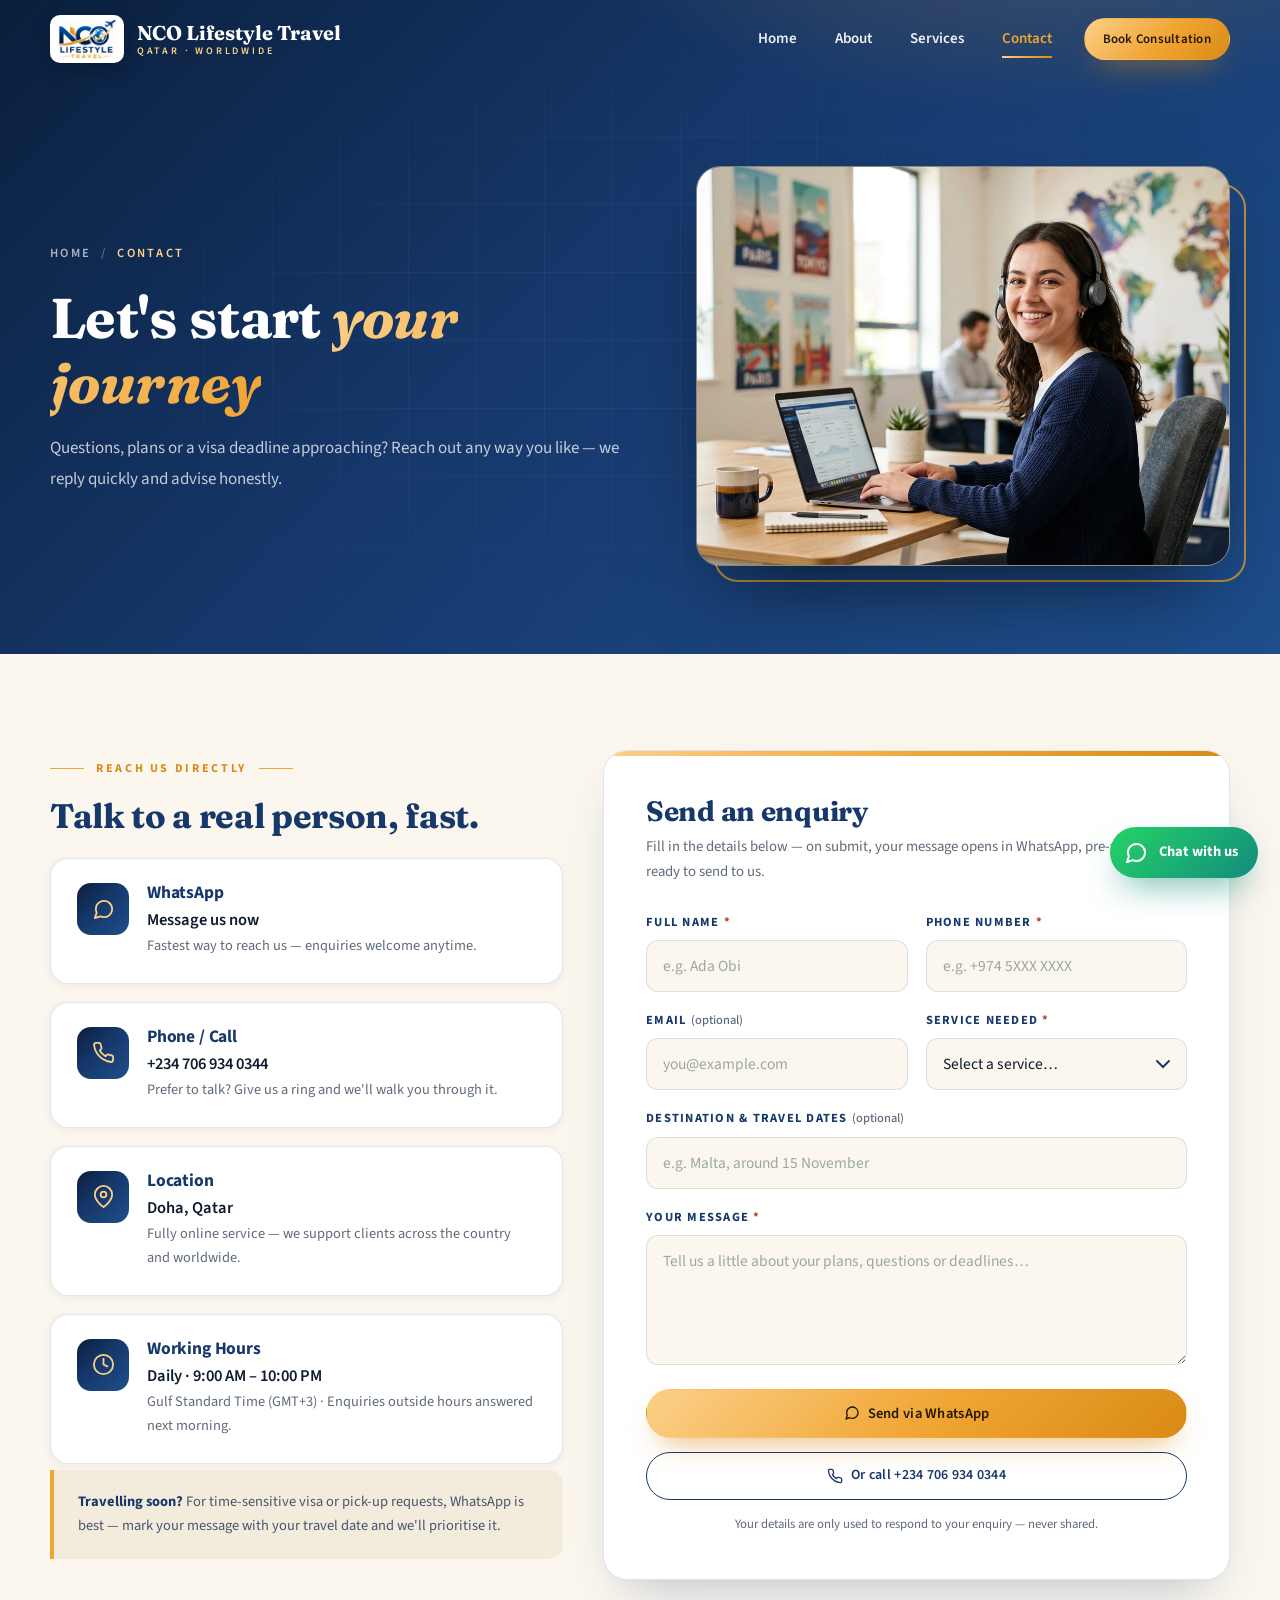
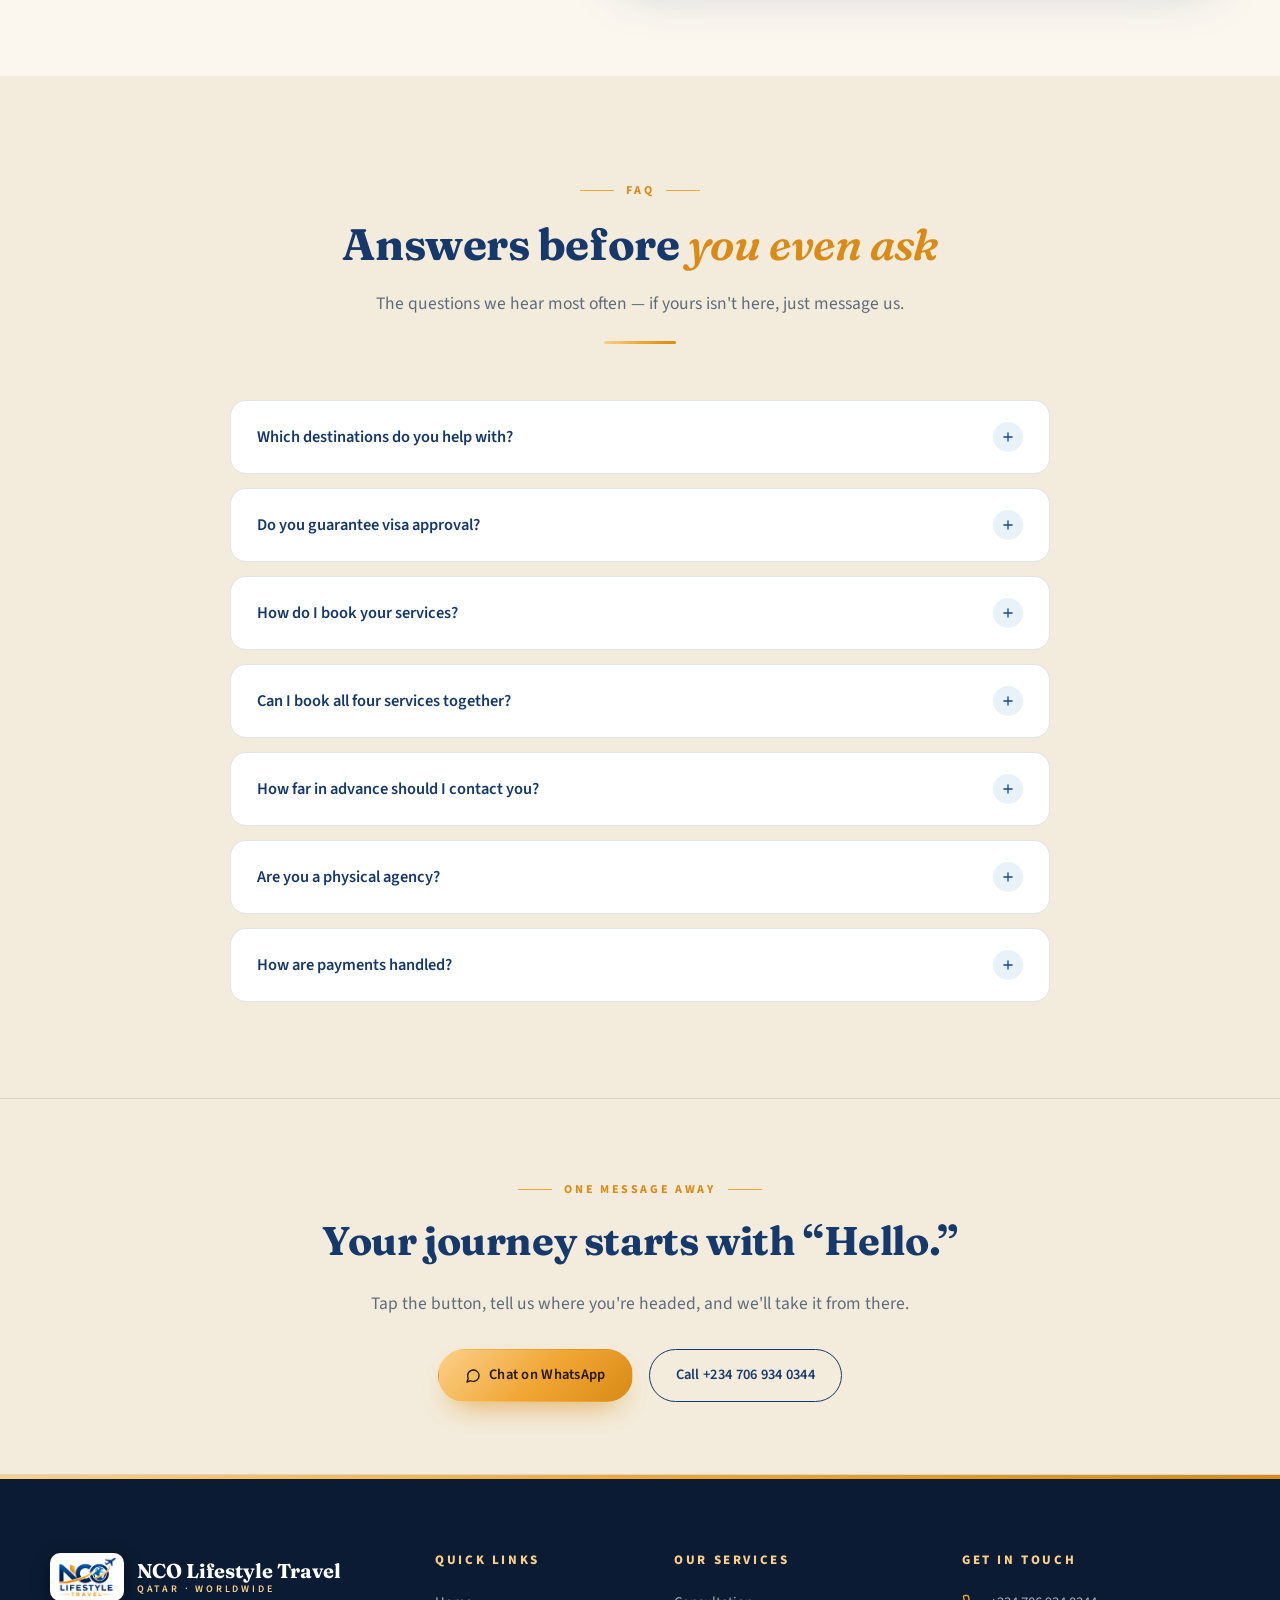
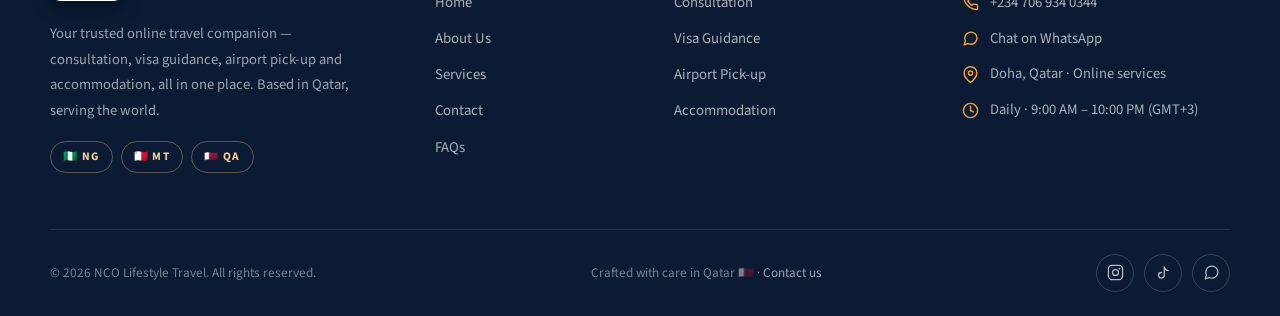
<file: contact.html>
<!DOCTYPE html>
<html lang="en">
<head>
<meta charset="UTF-8">
<meta name="viewport" content="width=device-width, initial-scale=1.0">
<title>Contact Us — NCO Lifestyle Travel</title>
<meta name="description" content="Get in touch with NCO Lifestyle Travel — call, WhatsApp or send an enquiry. Based in Qatar, serving travellers worldwide.">
<meta name="theme-color" content="#16386B">
<link rel="icon" href="assets/favicon.png" type="image/svg+xml">
<link rel="stylesheet" href="assets/fonts/fonts.css">
<link rel="stylesheet" href="css/style.css">
</head>
<body>

<!-- ============ HEADER ============ -->
<header class="site-header" id="siteHeader">
  <div class="nav-wrap">
    <a class="brand" href="index.html" aria-label="NCO Lifestyle Travel — Home">
      <img class="brand__logo" src="assets/logo.png" alt="NCO Lifestyle Travel logo">
      <span class="brand__text">
        <span class="brand__name">NCO Lifestyle Travel</span>
        <span class="brand__tag">Qatar · Worldwide</span>
      </span>
    </a>

    <nav class="nav" id="mainNav" aria-label="Main navigation">
      <a class="nav-link" href="index.html">Home</a>
      <a class="nav-link" href="about.html">About</a>
      <a class="nav-link" href="services.html">Services</a>
      <a class="nav-link is-active" href="contact.html">Contact</a>
      <a class="btn btn--gold nav-cta" href="contact.html#enquiry">Book Consultation</a>
    </nav>

    <button class="nav-toggle" id="navToggle" aria-label="Toggle menu" aria-expanded="false" aria-controls="mainNav">
      <span></span><span></span><span></span>
    </button>
  </div>
</header>
<div class="nav-overlay" id="navOverlay" hidden></div>

<!-- ============ PAGE HERO ============ -->
<section class="page-hero">
  <div class="container page-hero__grid">
    <div class="page-hero__body">
      <div class="crumbs">
      <a href="index.html">Home</a><span>/</span> Contact
    </div>
      <h1>Let's start <em>your journey</em></h1>
      <p>Questions, plans or a visa deadline approaching? Reach out any way you like — we reply quickly and advise honestly.</p>
    </div>
    <div class="page-hero__media">
      <img src="assets/intro-contact.jpg" alt="Friendly travel support specialist ready to help">
    </div>
  </div>
</section>

<!-- ============ CONTACT ============ -->
<section class="section section--cream" id="enquiry">
  <div class="container contact-grid">

    <!-- Contact details -->
    <div class="reveal">
      <span class="eyebrow">Reach Us Directly</span>
      <h2 style="font-size:clamp(26px,3vw,34px); margin-bottom:22px;">Talk to a real person, fast.</h2>

      <div class="contact-cards">
        <div class="contact-card">
          <span class="contact-card__icon">
            <svg viewBox="0 0 24 24" fill="none" stroke="currentColor" stroke-width="1.9" stroke-linecap="round" stroke-linejoin="round"><path d="M21 11.5a8.38 8.38 0 0 1-.9 3.8 8.5 8.5 0 0 1-7.6 4.7 8.38 8.38 0 0 1-3.8-.9L3 21l1.9-5.7a8.38 8.38 0 0 1-.9-3.8 8.5 8.5 0 0 1 4.7-7.6 8.38 8.38 0 0 1 3.8-.9h.5a8.48 8.48 0 0 1 8 8v.5z"/></svg>
          </span>
          <div>
            <h3>WhatsApp</h3>
            <a href="https://wa.me/2347069340344?text=Hello%20NCO%20Lifestyle%20Travel!" target="_blank" rel="noopener">Message us now</a>
            <p>Fastest way to reach us — enquiries welcome anytime.</p>
          </div>
        </div>

        <div class="contact-card">
          <span class="contact-card__icon">
            <svg viewBox="0 0 24 24" fill="none" stroke="currentColor" stroke-width="1.9" stroke-linecap="round" stroke-linejoin="round"><path d="M22 16.92v3a2 2 0 0 1-2.18 2 19.79 19.79 0 0 1-8.63-3.07 19.5 19.5 0 0 1-6-6 19.79 19.79 0 0 1-3.07-8.67A2 2 0 0 1 4.11 2h3a2 2 0 0 1 2 1.72 12.84 12.84 0 0 0 .7 2.81 2 2 0 0 1-.45 2.11L8.09 9.91a16 16 0 0 0 6 6l1.27-1.27a2 2 0 0 1 2.11-.45 12.84 12.84 0 0 0 2.81.7A2 2 0 0 1 22 16.92z"/></svg>
          </span>
          <div>
            <h3>Phone / Call</h3>
            <a href="tel:+2347069340344">+234 706 934 0344</a>
            <p>Prefer to talk? Give us a ring and we'll walk you through it.</p>
          </div>
        </div>

        <div class="contact-card">
          <span class="contact-card__icon">
            <svg viewBox="0 0 24 24" fill="none" stroke="currentColor" stroke-width="1.9" stroke-linecap="round" stroke-linejoin="round"><path d="M21 10c0 7-9 13-9 13s-9-6-9-13a9 9 0 0 1 18 0z"/><circle cx="12" cy="10" r="3"/></svg>
          </span>
          <div>
            <h3>Location</h3>
            <a href="#" onclick="return false;" style="cursor:default;">Doha, Qatar</a>
            <p>Fully online service — we support clients across the country and worldwide.</p>
          </div>
        </div>

        <div class="contact-card">
          <span class="contact-card__icon">
            <svg viewBox="0 0 24 24" fill="none" stroke="currentColor" stroke-width="1.9" stroke-linecap="round" stroke-linejoin="round"><circle cx="12" cy="12" r="10"/><polyline points="12 6 12 12 16 14"/></svg>
          </span>
          <div>
            <h3>Working Hours</h3>
            <a href="#" onclick="return false;" style="cursor:default;">Daily · 9:00 AM – 10:00 PM</a>
            <p>Gulf Standard Time (GMT+3) · Enquiries outside hours answered next morning.</p>
          </div>
        </div>
      </div>

      <div class="contact-note">
        <strong>Travelling soon?</strong> For time-sensitive visa or pick-up requests, WhatsApp
        is best — mark your message with your travel date and we'll prioritise it.
      </div>
    </div>

    <!-- Enquiry form -->
    <div class="form-card reveal reveal-delay-1">
      <h2>Send an enquiry</h2>
      <p class="form-sub">Fill in the details below — on submit, your message opens in WhatsApp, pre-written and ready to send to us.</p>

      <form id="enquiryForm" novalidate>
        <div class="form-grid">
          <div class="field">
            <label for="fName">Full name <i>*</i></label>
            <input type="text" id="fName" name="name" placeholder="e.g. Ada Obi" autocomplete="name" required>
            <span class="err">Please enter your name.</span>
          </div>

          <div class="field">
            <label for="fPhone">Phone number <i>*</i></label>
            <input type="tel" id="fPhone" name="phone" placeholder="e.g. +974 5XXX XXXX" autocomplete="tel" required>
            <span class="err">Please enter a phone number.</span>
          </div>

          <div class="field">
            <label for="fEmail">Email <span style="text-transform:none; letter-spacing:0; color:var(--muted); font-weight:500;">(optional)</span></label>
            <input type="email" id="fEmail" name="email" placeholder="you@example.com" autocomplete="email">
            <span class="err">Please enter a valid email.</span>
          </div>

          <div class="field">
            <label for="fService">Service needed <i>*</i></label>
            <select id="fService" name="service" required>
              <option value="">Select a service…</option>
              <option>Consultation</option>
              <option>Visa Guidance</option>
              <option>Airport Pick-up</option>
              <option>Accommodation Reservation</option>
              <option>Complete Journey Package</option>
              <option>Not sure yet</option>
            </select>
            <span class="err">Please choose a service.</span>
          </div>

          <div class="field field--full">
            <label for="fDest">Destination &amp; travel dates <span style="text-transform:none; letter-spacing:0; color:var(--muted); font-weight:500;">(optional)</span></label>
            <input type="text" id="fDest" name="destination" placeholder="e.g. Malta, around 15 November">
          </div>

          <div class="field field--full">
            <label for="fMsg">Your message <i>*</i></label>
            <textarea id="fMsg" name="message" placeholder="Tell us a little about your plans, questions or deadlines…" required></textarea>
            <span class="err">Please write a short message.</span>
          </div>
        </div>

        <div class="form-foot">
          <button type="submit" class="btn btn--gold btn--lg btn--block">
            <svg viewBox="0 0 24 24" fill="none" stroke="currentColor" stroke-width="2" stroke-linecap="round" stroke-linejoin="round"><path d="M21 11.5a8.38 8.38 0 0 1-.9 3.8 8.5 8.5 0 0 1-7.6 4.7 8.38 8.38 0 0 1-3.8-.9L3 21l1.9-5.7a8.38 8.38 0 0 1-.9-3.8 8.5 8.5 0 0 1 4.7-7.6 8.38 8.38 0 0 1 3.8-.9h.5a8.48 8.48 0 0 1 8 8v.5z"/></svg>
            Send via WhatsApp
          </button>
          <a class="btn btn--outline btn--block" href="tel:+2347069340344">
            <svg viewBox="0 0 24 24" fill="none" stroke="currentColor" stroke-width="2" stroke-linecap="round" stroke-linejoin="round"><path d="M22 16.92v3a2 2 0 0 1-2.18 2 19.79 19.79 0 0 1-8.63-3.07 19.5 19.5 0 0 1-6-6 19.79 19.79 0 0 1-3.07-8.67A2 2 0 0 1 4.11 2h3a2 2 0 0 1 2 1.72 12.84 12.84 0 0 0 .7 2.81 2 2 0 0 1-.45 2.11L8.09 9.91a16 16 0 0 0 6 6l1.27-1.27a2 2 0 0 1 2.11-.45 12.84 12.84 0 0 0 2.81.7A2 2 0 0 1 22 16.92z"/></svg>
            Or call +234 706 934 0344
          </a>
          <p class="form-legal">Your details are only used to respond to your enquiry — never shared.</p>
        </div>

        <div class="form-success" id="formSuccess">
          WhatsApp is opening with your message — just press send and we'll reply shortly. ✅
        </div>
      </form>
    </div>

  </div>
</section>

<!-- ============ FAQ ============ -->
<section class="section section--sand" id="faq">
  <div class="container">
    <div class="section-head reveal">
      <span class="eyebrow">FAQ</span>
      <h2 class="section-title">Answers before <em>you even ask</em></h2>
      <p class="lead">The questions we hear most often — if yours isn't here, just message us.</p>
      <div class="rule"></div>
    </div>

    <div class="faq">
      <div class="faq-item reveal">
        <button class="faq-q" aria-expanded="false">
          Which destinations do you help with?
          <span class="faq-q__icon"><svg viewBox="0 0 24 24" fill="none" stroke="currentColor" stroke-width="2.4" stroke-linecap="round" width="14" height="14"><line x1="12" y1="5" x2="12" y2="19"/><line x1="5" y1="12" x2="19" y2="12"/></svg></span>
        </button>
        <div class="faq-a"><div>We specialise in the Qatar–Nigeria–Malta corridor and welcome enquiries for routes worldwide. Message us with your destination and we'll confirm honestly whether we can assist.</div></div>
      </div>

      <div class="faq-item reveal">
        <button class="faq-q" aria-expanded="false">
          Do you guarantee visa approval?
          <span class="faq-q__icon"><svg viewBox="0 0 24 24" fill="none" stroke="currentColor" stroke-width="2.4" stroke-linecap="round" width="14" height="14"><line x1="12" y1="5" x2="12" y2="19"/><line x1="5" y1="12" x2="19" y2="12"/></svg></span>
        </button>
        <div class="faq-a"><div>Visa decisions rest solely with the issuing authority, so no one can honestly guarantee approval. What we do is prepare you thoroughly — complete documents, reviewed forms and interview coaching — to give your application the strongest possible start.</div></div>
      </div>

      <div class="faq-item reveal">
        <button class="faq-q" aria-expanded="false">
          How do I book your services?
          <span class="faq-q__icon"><svg viewBox="0 0 24 24" fill="none" stroke="currentColor" stroke-width="2.4" stroke-linecap="round" width="14" height="14"><line x1="12" y1="5" x2="12" y2="19"/><line x1="5" y1="12" x2="19" y2="12"/></svg></span>
        </button>
        <div class="faq-a"><div>Send a WhatsApp message, call us, or submit the enquiry form above. We'll reply with next steps, confirm exactly what you need and schedule your consultation — usually the same day.</div></div>
      </div>

      <div class="faq-item reveal">
        <button class="faq-q" aria-expanded="false">
          Can I book all four services together?
          <span class="faq-q__icon"><svg viewBox="0 0 24 24" fill="none" stroke="currentColor" stroke-width="2.4" stroke-linecap="round" width="14" height="14"><line x1="12" y1="5" x2="12" y2="19"/><line x1="5" y1="12" x2="19" y2="12"/></svg></span>
        </button>
        <div class="faq-a"><div>Yes — our Complete Journey Package bundles consultation, visa guidance, airport pick-up and accommodation into one coordinated plan, managed through a single contact for a smooth, gap-free experience.</div></div>
      </div>

      <div class="faq-item reveal">
        <button class="faq-q" aria-expanded="false">
          How far in advance should I contact you?
          <span class="faq-q__icon"><svg viewBox="0 0 24 24" fill="none" stroke="currentColor" stroke-width="2.4" stroke-linecap="round" width="14" height="14"><line x1="12" y1="5" x2="12" y2="19"/><line x1="5" y1="12" x2="19" y2="12"/></svg></span>
        </button>
        <div class="faq-a"><div>The earlier the better — ideally several weeks before your travel date, especially for visa work. That said, we handle urgent requests too; contact us with your dates and we'll tell you what's realistic.</div></div>
      </div>

      <div class="faq-item reveal">
        <button class="faq-q" aria-expanded="false">
          Are you a physical agency?
          <span class="faq-q__icon"><svg viewBox="0 0 24 24" fill="none" stroke="currentColor" stroke-width="2.4" stroke-linecap="round" width="14" height="14"><line x1="12" y1="5" x2="12" y2="19"/><line x1="5" y1="12" x2="19" y2="12"/></svg></span>
        </button>
        <div class="faq-a"><div>We are an online-first business based in Qatar. Consultations happen by phone, WhatsApp or video call — convenient wherever you are — while pick-up and accommodation are arranged at your destination.</div></div>
      </div>

      <div class="faq-item reveal">
        <button class="faq-q" aria-expanded="false">
          How are payments handled?
          <span class="faq-q__icon"><svg viewBox="0 0 24 24" fill="none" stroke="currentColor" stroke-width="2.4" stroke-linecap="round" width="14" height="14"><line x1="12" y1="5" x2="12" y2="19"/><line x1="5" y1="12" x2="19" y2="12"/></svg></span>
        </button>
        <div class="faq-a"><div>Every service is quoted clearly before anything begins — no surprises. Payment details and options are shared once your plan is confirmed, and you'll always know exactly what you're paying for.</div></div>
      </div>
    </div>
  </div>
</section>

<!-- ============ CTA STRIP ============ -->
<section class="section section--tight cta-strip">
  <div class="container reveal">
    <span class="eyebrow">One Message Away</span>
    <h2>Your journey starts with “Hello.”</h2>
    <p class="lead">Tap the button, tell us where you're headed, and we'll take it from there.</p>
    <div class="cta-strip__row">
      <a class="btn btn--gold btn--lg" href="https://wa.me/2347069340344?text=Hello%20NCO%20Lifestyle%20Travel%2C%20I%20would%20like%20to%20enquire%20about%20your%20services." target="_blank" rel="noopener">
        <svg viewBox="0 0 24 24" fill="none" stroke="currentColor" stroke-width="2" stroke-linecap="round" stroke-linejoin="round"><path d="M21 11.5a8.38 8.38 0 0 1-.9 3.8 8.5 8.5 0 0 1-7.6 4.7 8.38 8.38 0 0 1-3.8-.9L3 21l1.9-5.7a8.38 8.38 0 0 1-.9-3.8 8.5 8.5 0 0 1 4.7-7.6 8.38 8.38 0 0 1 3.8-.9h.5a8.48 8.48 0 0 1 8 8v.5z"/></svg>
        Chat on WhatsApp
      </a>
      <a class="btn btn--outline btn--lg" href="tel:+2347069340344">Call +234 706 934 0344</a>
    </div>
  </div>
</section>

<!-- ============ FOOTER ============ -->
<footer class="site-footer">
  <div class="container">
    <div class="footer-grid">
      <div class="footer-brand">
        <a class="brand" href="index.html">
          <img class="brand__logo" src="assets/logo.png" alt="NCO Lifestyle Travel logo">
          <span class="brand__text">
            <span class="brand__name">NCO Lifestyle Travel</span>
            <span class="brand__tag">Qatar · Worldwide</span>
          </span>
        </a>
        <p>Your trusted online travel companion — consultation, visa guidance, airport pick-up and accommodation, all in one place. Based in Qatar, serving the world.</p>
        <div class="footer-flags">
          <span>🇳🇬 NG</span>
          <span>🇲🇹 MT</span>
          <span>🇶🇦 QA</span>
        </div>
      </div>

      <div>
        <h4>Quick Links</h4>
        <ul class="footer-links">
          <li><a href="index.html">Home</a></li>
          <li><a href="about.html">About Us</a></li>
          <li><a href="services.html">Services</a></li>
          <li><a href="contact.html">Contact</a></li>
          <li><a href="contact.html#faq">FAQs</a></li>
        </ul>
      </div>

      <div>
        <h4>Our Services</h4>
        <ul class="footer-links">
          <li><a href="services.html#consultation">Consultation</a></li>
          <li><a href="services.html#visa">Visa Guidance</a></li>
          <li><a href="services.html#pickup">Airport Pick-up</a></li>
          <li><a href="services.html#stay">Accommodation</a></li>
        </ul>
      </div>

      <div>
        <h4>Get In Touch</h4>
        <ul class="footer-contact footer-links">
          <li>
            <svg viewBox="0 0 24 24" fill="none" stroke="currentColor" stroke-width="2" stroke-linecap="round" stroke-linejoin="round"><path d="M22 16.92v3a2 2 0 0 1-2.18 2 19.79 19.79 0 0 1-8.63-3.07 19.5 19.5 0 0 1-6-6 19.79 19.79 0 0 1-3.07-8.67A2 2 0 0 1 4.11 2h3a2 2 0 0 1 2 1.72 12.84 12.84 0 0 0 .7 2.81 2 2 0 0 1-.45 2.11L8.09 9.91a16 16 0 0 0 6 6l1.27-1.27a2 2 0 0 1 2.11-.45 12.84 12.84 0 0 0 2.81.7A2 2 0 0 1 22 16.92z"/></svg>
            <a href="tel:+2347069340344">+234 706 934 0344</a>
          </li>
          <li>
            <svg viewBox="0 0 24 24" fill="none" stroke="currentColor" stroke-width="2" stroke-linecap="round" stroke-linejoin="round"><path d="M21 11.5a8.38 8.38 0 0 1-.9 3.8 8.5 8.5 0 0 1-7.6 4.7 8.38 8.38 0 0 1-3.8-.9L3 21l1.9-5.7a8.38 8.38 0 0 1-.9-3.8 8.5 8.5 0 0 1 4.7-7.6 8.38 8.38 0 0 1 3.8-.9h.5a8.48 8.48 0 0 1 8 8v.5z"/></svg>
            <a href="https://wa.me/2347069340344" target="_blank" rel="noopener">Chat on WhatsApp</a>
          </li>
          <li>
            <svg viewBox="0 0 24 24" fill="none" stroke="currentColor" stroke-width="2" stroke-linecap="round" stroke-linejoin="round"><path d="M21 10c0 7-9 13-9 13s-9-6-9-13a9 9 0 0 1 18 0z"/><circle cx="12" cy="10" r="3"/></svg>
            <span>Doha, Qatar · Online services</span>
          </li>
          <li>
            <svg viewBox="0 0 24 24" fill="none" stroke="currentColor" stroke-width="2" stroke-linecap="round" stroke-linejoin="round"><circle cx="12" cy="12" r="10"/><polyline points="12 6 12 12 16 14"/></svg>
            <span>Daily · 9:00 AM – 10:00 PM (GMT+3)</span>
          </li>
        </ul>
      </div>
    </div>

    <div class="footer-bottom">
      <span>© <span id="year">2026</span> NCO Lifestyle Travel. All rights reserved.</span>
      <span>Crafted with care in Qatar 🇶🇦 · <a href="contact.html">Contact us</a></span>
      <div class="footer-social">
        <a href="#" aria-label="Instagram" title="Instagram">
          <svg viewBox="0 0 24 24" fill="none" stroke="currentColor" stroke-width="1.8" stroke-linecap="round" stroke-linejoin="round"><rect x="2" y="2" width="20" height="20" rx="5"/><circle cx="12" cy="12" r="4.2"/><circle cx="17.5" cy="6.5" r="1.2" fill="currentColor" stroke="none"/></svg>
        </a>
        <a href="#" aria-label="TikTok" title="TikTok">
          <svg viewBox="0 0 24 24" fill="none" stroke="currentColor" stroke-width="1.8" stroke-linecap="round" stroke-linejoin="round"><path d="M9 12a4 4 0 1 0 4 4V4c.6 2.8 2.6 4.8 5.5 5.2"/></svg>
        </a>
        <a href="https://wa.me/2347069340344" target="_blank" rel="noopener" aria-label="WhatsApp" title="WhatsApp">
          <svg viewBox="0 0 24 24" fill="none" stroke="currentColor" stroke-width="1.8" stroke-linecap="round" stroke-linejoin="round"><path d="M21 11.5a8.38 8.38 0 0 1-.9 3.8 8.5 8.5 0 0 1-7.6 4.7 8.38 8.38 0 0 1-3.8-.9L3 21l1.9-5.7a8.38 8.38 0 0 1-.9-3.8 8.5 8.5 0 0 1 4.7-7.6 8.38 8.38 0 0 1 3.8-.9h.5a8.48 8.48 0 0 1 8 8v.5z"/></svg>
        </a>
      </div>
    </div>
  </div>
</footer>

<!-- Floating WhatsApp -->
<a class="wa-float" href="https://wa.me/2347069340344?text=Hello%20NCO%20Lifestyle%20Travel!" target="_blank" rel="noopener" aria-label="Chat with us on WhatsApp">
  <svg viewBox="0 0 24 24" fill="none" stroke="currentColor" stroke-width="2" stroke-linecap="round" stroke-linejoin="round"><path d="M21 11.5a8.38 8.38 0 0 1-.9 3.8 8.5 8.5 0 0 1-7.6 4.7 8.38 8.38 0 0 1-3.8-.9L3 21l1.9-5.7a8.38 8.38 0 0 1-.9-3.8 8.5 8.5 0 0 1 4.7-7.6 8.38 8.38 0 0 1 3.8-.9h.5a8.48 8.48 0 0 1 8 8v.5z"/></svg>
  <span>Chat with us</span>
</a>

<button class="to-top" id="toTop" aria-label="Back to top">
  <svg viewBox="0 0 24 24" fill="none" stroke="currentColor" stroke-width="2.2" stroke-linecap="round" stroke-linejoin="round"><line x1="12" y1="19" x2="12" y2="5"/><polyline points="5 12 12 5 19 12"/></svg>
</button>

<script src="js/main.js"></script>
</body>
</html>
</file>
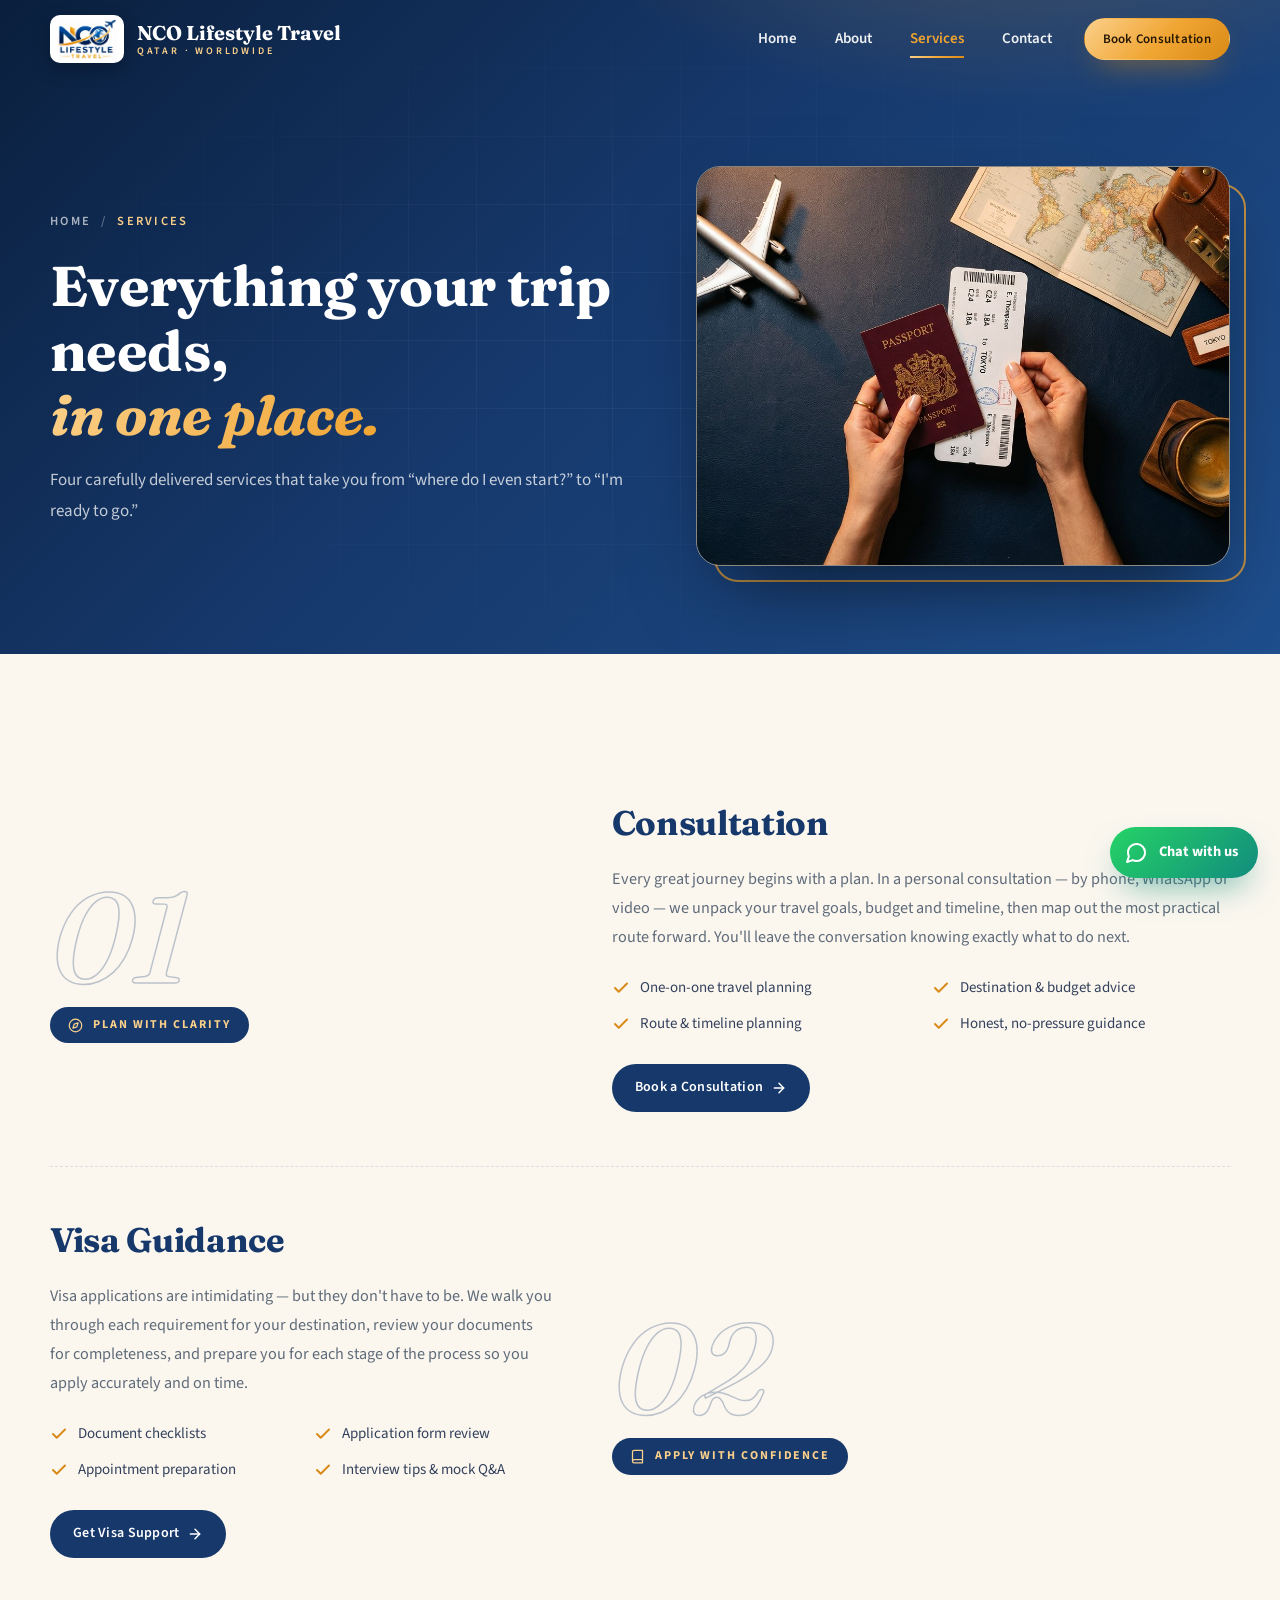
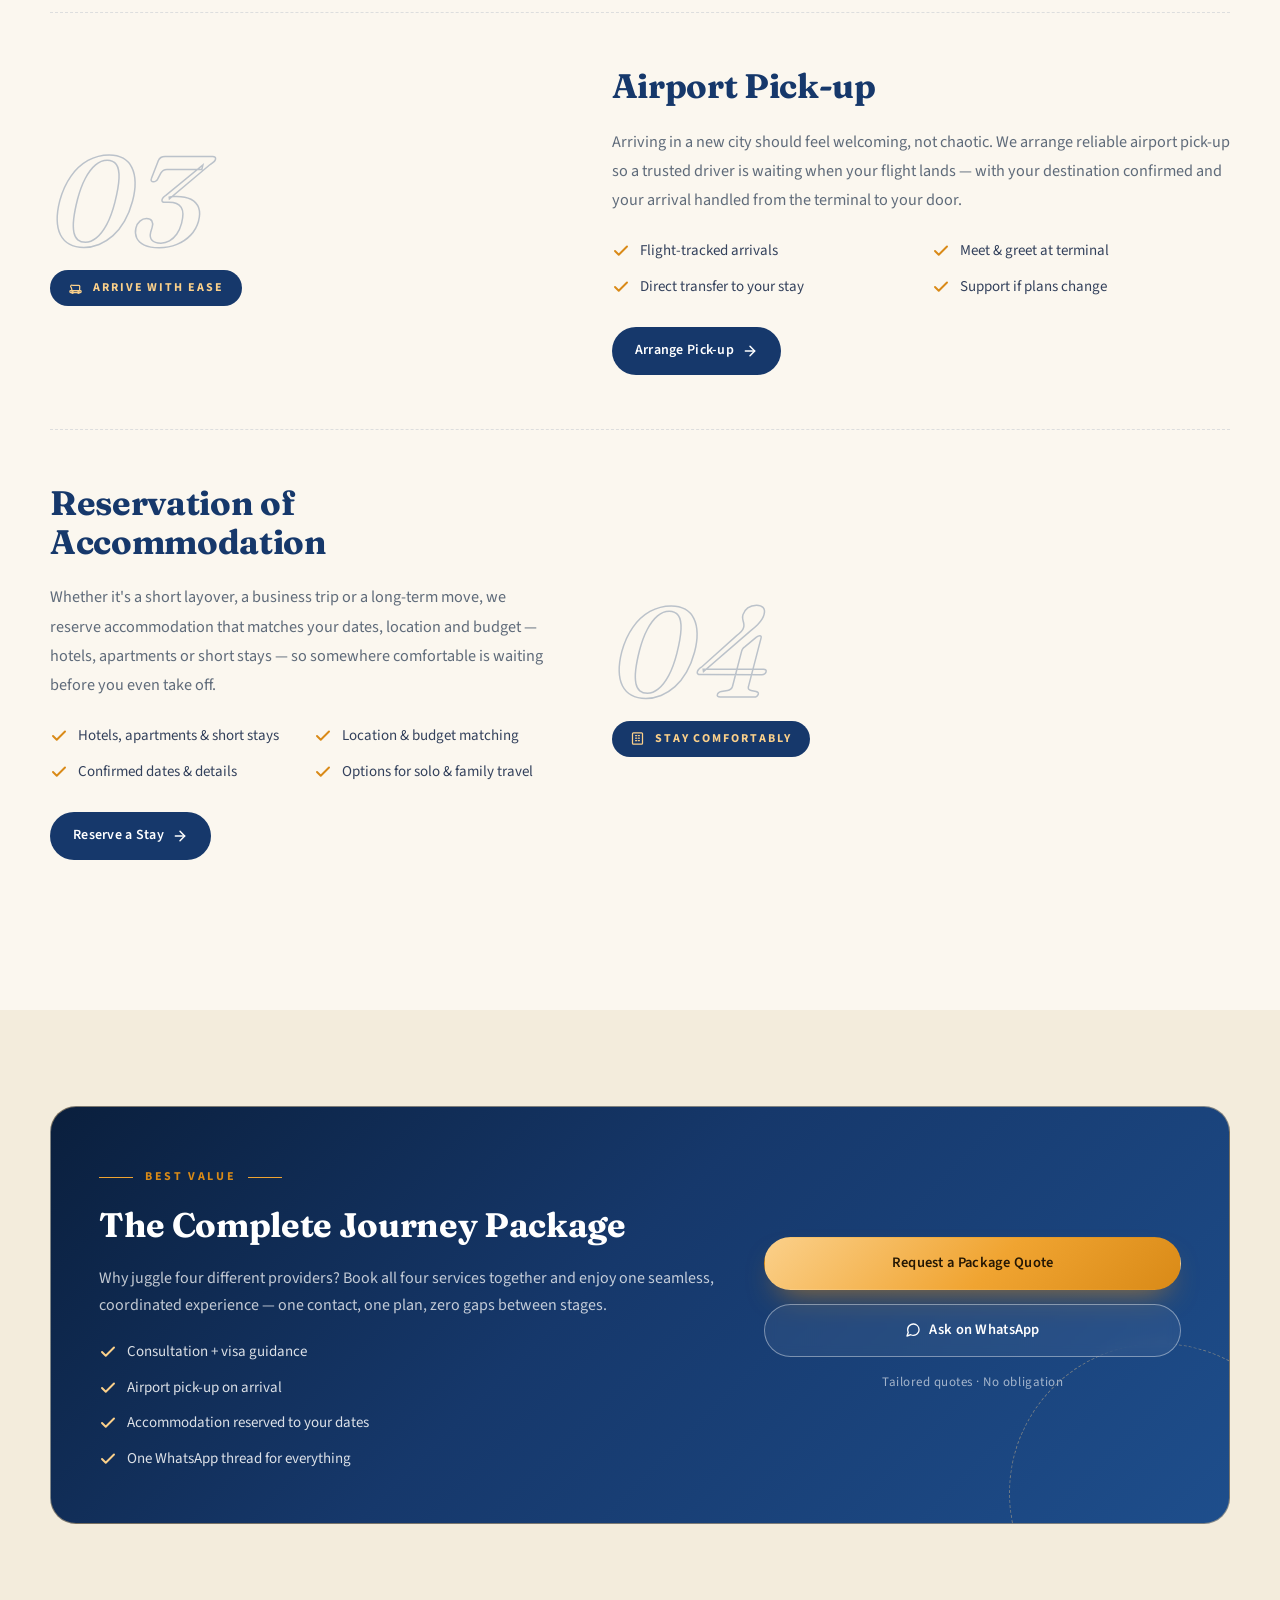
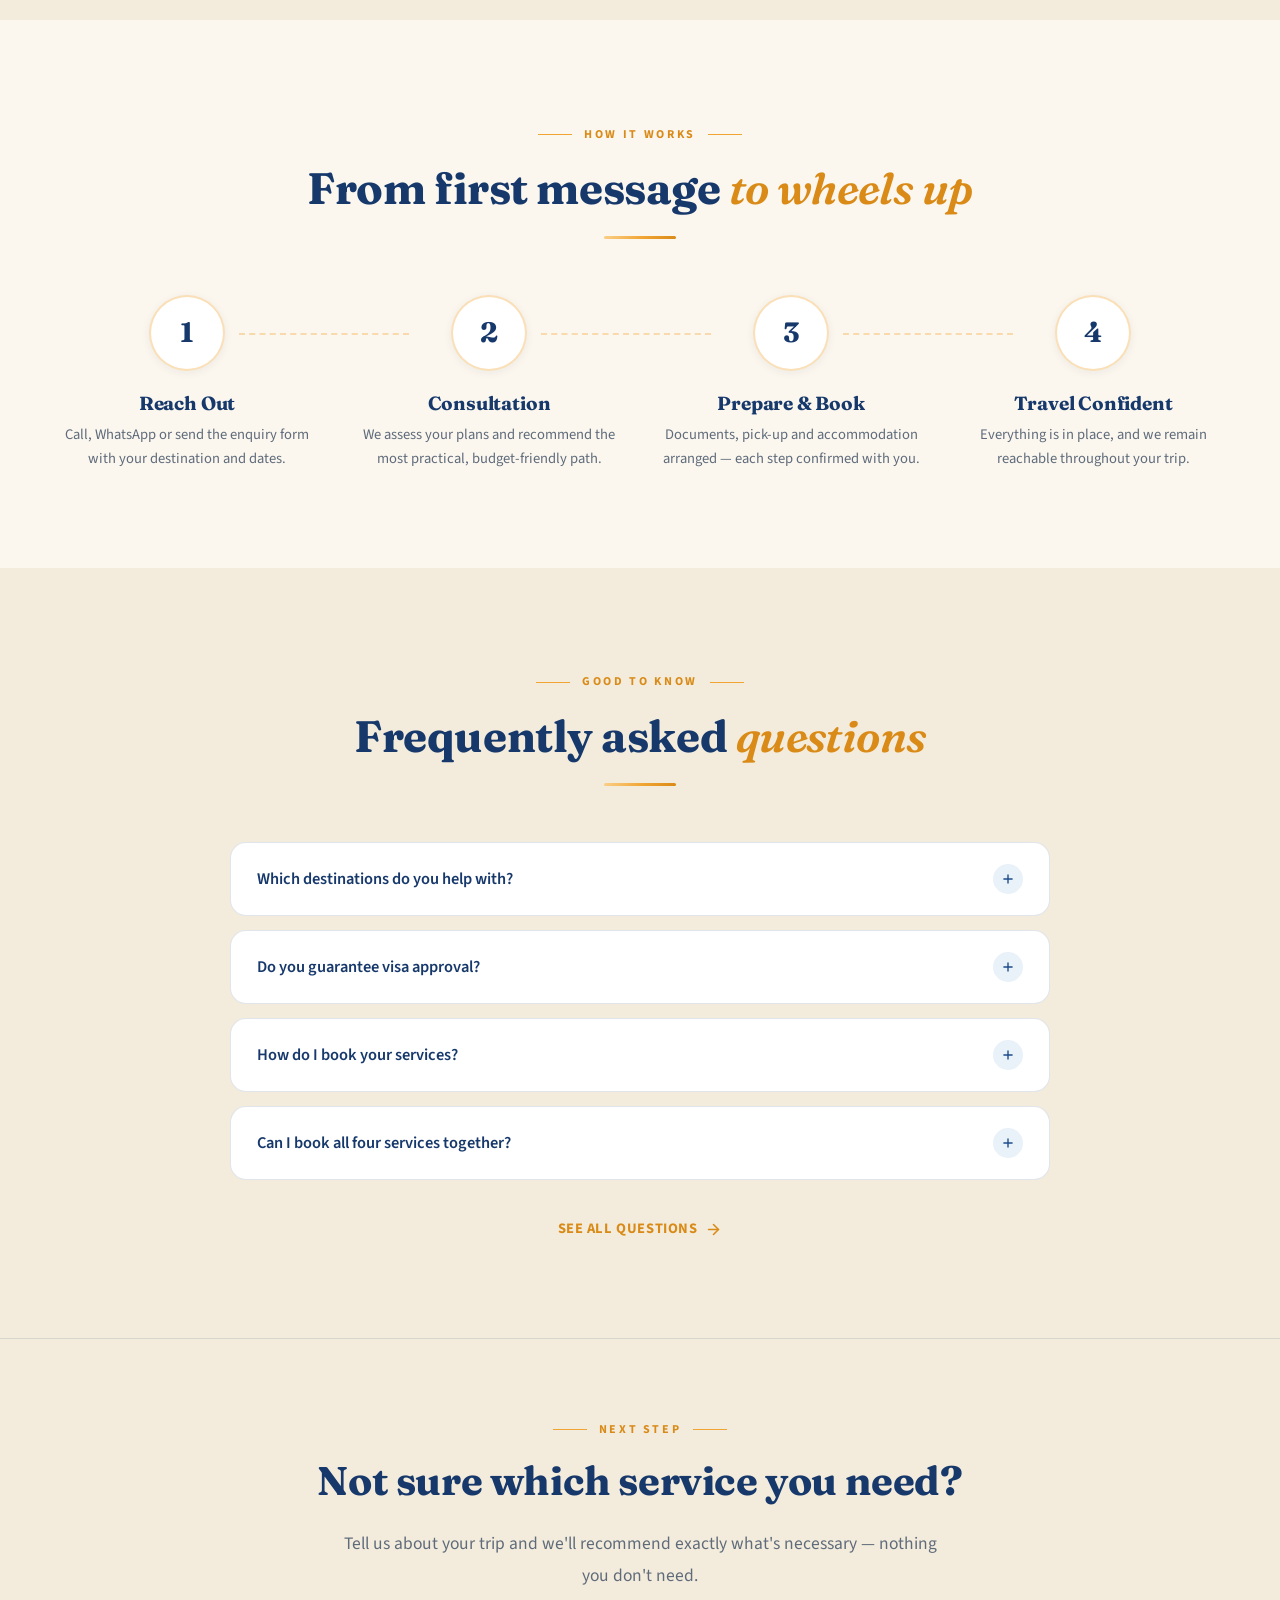
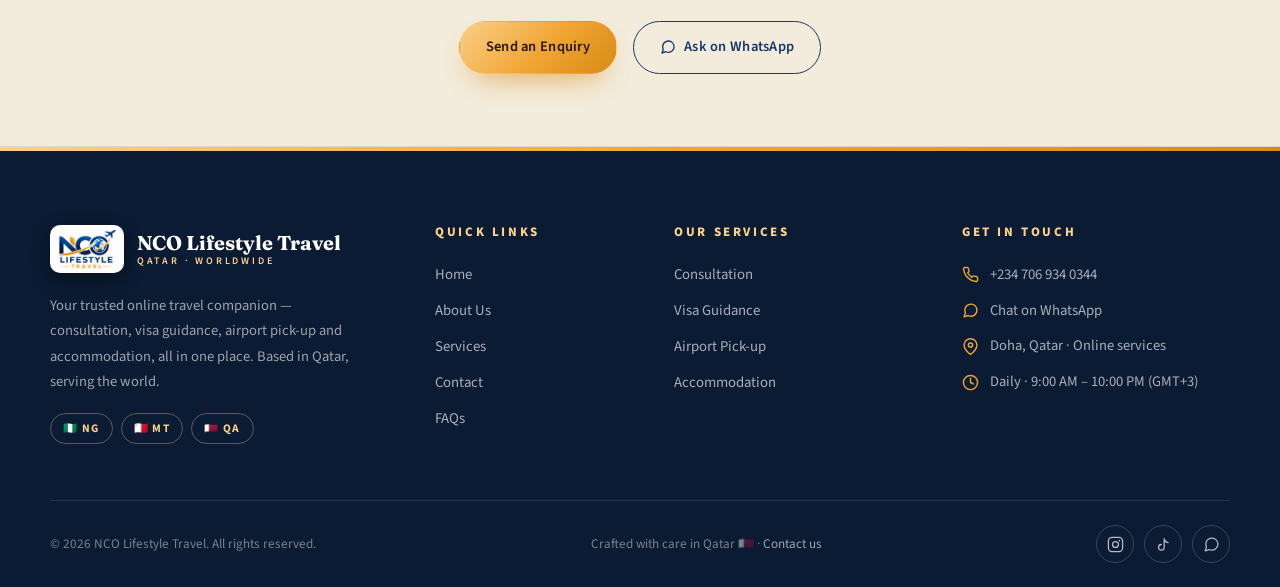
<file: services.html>
<!DOCTYPE html>
<html lang="en">
<head>
<meta charset="UTF-8">
<meta name="viewport" content="width=device-width, initial-scale=1.0">
<title>Our Services — NCO Lifestyle Travel</title>
<meta name="description" content="Consultation, visa guidance, airport pick-up and accommodation reservations — four trusted travel services from NCO Lifestyle Travel, based in Qatar.">
<meta name="theme-color" content="#16386B">
<link rel="icon" href="assets/favicon.png" type="image/svg+xml">
<link rel="stylesheet" href="assets/fonts/fonts.css">
<link rel="stylesheet" href="css/style.css">
</head>
<body>

<!-- ============ HEADER ============ -->
<header class="site-header" id="siteHeader">
  <div class="nav-wrap">
    <a class="brand" href="index.html" aria-label="NCO Lifestyle Travel — Home">
      <img class="brand__logo" src="assets/logo.png" alt="NCO Lifestyle Travel logo">
      <span class="brand__text">
        <span class="brand__name">NCO Lifestyle Travel</span>
        <span class="brand__tag">Qatar · Worldwide</span>
      </span>
    </a>

    <nav class="nav" id="mainNav" aria-label="Main navigation">
      <a class="nav-link" href="index.html">Home</a>
      <a class="nav-link" href="about.html">About</a>
      <a class="nav-link is-active" href="services.html">Services</a>
      <a class="nav-link" href="contact.html">Contact</a>
      <a class="btn btn--gold nav-cta" href="contact.html#enquiry">Book Consultation</a>
    </nav>

    <button class="nav-toggle" id="navToggle" aria-label="Toggle menu" aria-expanded="false" aria-controls="mainNav">
      <span></span><span></span><span></span>
    </button>
  </div>
</header>
<div class="nav-overlay" id="navOverlay" hidden></div>

<!-- ============ PAGE HERO ============ -->
<section class="page-hero">
  <div class="container page-hero__grid">
    <div class="page-hero__body">
      <div class="crumbs">
      <a href="index.html">Home</a><span>/</span> Services
    </div>
      <h1>Everything your trip needs,<br><em>in one place.</em></h1>
      <p>Four carefully delivered services that take you from “where do I even start?” to “I'm ready to go.”</p>
    </div>
    <div class="page-hero__media">
      <img src="assets/intro-services.jpg" alt="Passport and boarding pass with travel essentials">
    </div>
  </div>
</section>

<!-- ============ SERVICE DETAILS ============ -->
<section class="section section--cream">
  <div class="container">

    <!-- 01 Consultation -->
    <div class="svc-row" id="consultation">
      <div class="svc-row__aside reveal">
        <div class="svc-num">01</div>
        <span class="svc-tag">
          <svg viewBox="0 0 24 24" fill="none" stroke="currentColor" stroke-width="2" stroke-linecap="round" stroke-linejoin="round" width="15" height="15"><circle cx="12" cy="12" r="10"/><polygon points="16.24 7.76 14.12 14.12 7.76 16.24 9.88 9.88 16.24 7.76"/></svg>
          Plan With Clarity
        </span>
      </div>
      <div class="svc-row__body reveal reveal-delay-1">
        <h3>Consultation</h3>
        <p>Every great journey begins with a plan. In a personal consultation — by phone,
        WhatsApp or video — we unpack your travel goals, budget and timeline, then map out
        the most practical route forward. You'll leave the conversation knowing exactly
        what to do next.</p>
        <ul class="svc-includes">
          <li><svg viewBox="0 0 24 24" fill="none" stroke="currentColor" stroke-width="2.6" stroke-linecap="round" stroke-linejoin="round"><polyline points="20 6 9 17 4 12"/></svg> One-on-one travel planning</li>
          <li><svg viewBox="0 0 24 24" fill="none" stroke="currentColor" stroke-width="2.6" stroke-linecap="round" stroke-linejoin="round"><polyline points="20 6 9 17 4 12"/></svg> Destination &amp; budget advice</li>
          <li><svg viewBox="0 0 24 24" fill="none" stroke="currentColor" stroke-width="2.6" stroke-linecap="round" stroke-linejoin="round"><polyline points="20 6 9 17 4 12"/></svg> Route &amp; timeline planning</li>
          <li><svg viewBox="0 0 24 24" fill="none" stroke="currentColor" stroke-width="2.6" stroke-linecap="round" stroke-linejoin="round"><polyline points="20 6 9 17 4 12"/></svg> Honest, no-pressure guidance</li>
        </ul>
        <a class="btn btn--pine" href="contact.html#enquiry">
          Book a Consultation
          <svg viewBox="0 0 24 24" fill="none" stroke="currentColor" stroke-width="2.2" stroke-linecap="round" stroke-linejoin="round"><line x1="5" y1="12" x2="19" y2="12"/><polyline points="12 5 19 12 12 19"/></svg>
        </a>
      </div>
    </div>

    <!-- 02 Visa -->
    <div class="svc-row svc-row--flip" id="visa">
      <div class="svc-row__aside reveal">
        <div class="svc-num">02</div>
        <span class="svc-tag">
          <svg viewBox="0 0 24 24" fill="none" stroke="currentColor" stroke-width="2" stroke-linecap="round" stroke-linejoin="round" width="15" height="15"><path d="M4 19.5A2.5 2.5 0 0 1 6.5 17H20"/><path d="M6.5 2H20v20H6.5A2.5 2.5 0 0 1 4 19.5v-15A2.5 2.5 0 0 1 6.5 2z"/></svg>
          Apply With Confidence
        </span>
      </div>
      <div class="svc-row__body reveal reveal-delay-1">
        <h3>Visa Guidance</h3>
        <p>Visa applications are intimidating — but they don't have to be. We walk you
        through each requirement for your destination, review your documents for
        completeness, and prepare you for each stage of the process so you apply
        accurately and on time.</p>
        <ul class="svc-includes">
          <li><svg viewBox="0 0 24 24" fill="none" stroke="currentColor" stroke-width="2.6" stroke-linecap="round" stroke-linejoin="round"><polyline points="20 6 9 17 4 12"/></svg> Document checklists</li>
          <li><svg viewBox="0 0 24 24" fill="none" stroke="currentColor" stroke-width="2.6" stroke-linecap="round" stroke-linejoin="round"><polyline points="20 6 9 17 4 12"/></svg> Application form review</li>
          <li><svg viewBox="0 0 24 24" fill="none" stroke="currentColor" stroke-width="2.6" stroke-linecap="round" stroke-linejoin="round"><polyline points="20 6 9 17 4 12"/></svg> Appointment preparation</li>
          <li><svg viewBox="0 0 24 24" fill="none" stroke="currentColor" stroke-width="2.6" stroke-linecap="round" stroke-linejoin="round"><polyline points="20 6 9 17 4 12"/></svg> Interview tips &amp; mock Q&amp;A</li>
        </ul>
        <a class="btn btn--pine" href="contact.html#enquiry">
          Get Visa Support
          <svg viewBox="0 0 24 24" fill="none" stroke="currentColor" stroke-width="2.2" stroke-linecap="round" stroke-linejoin="round"><line x1="5" y1="12" x2="19" y2="12"/><polyline points="12 5 19 12 12 19"/></svg>
        </a>
      </div>
    </div>

    <!-- 03 Airport pick-up -->
    <div class="svc-row" id="pickup">
      <div class="svc-row__aside reveal">
        <div class="svc-num">03</div>
        <span class="svc-tag">
          <svg viewBox="0 0 24 24" fill="none" stroke="currentColor" stroke-width="2" stroke-linecap="round" stroke-linejoin="round" width="15" height="15"><path d="M5 17h14M6.5 17l-1.3-5.1A2 2 0 0 1 7.15 8.4h9.7a2 2 0 0 1 1.95 1.55L18.5 17"/><rect x="3" y="17" width="18" height="3" rx="1.2"/><circle cx="7.2" cy="20" r="1.3"/><circle cx="16.8" cy="20" r="1.3"/></svg>
          Arrive With Ease
        </span>
      </div>
      <div class="svc-row__body reveal reveal-delay-1">
        <h3>Airport Pick-up</h3>
        <p>Arriving in a new city should feel welcoming, not chaotic. We arrange reliable
        airport pick-up so a trusted driver is waiting when your flight lands — with your
        destination confirmed and your arrival handled from the terminal to your door.</p>
        <ul class="svc-includes">
          <li><svg viewBox="0 0 24 24" fill="none" stroke="currentColor" stroke-width="2.6" stroke-linecap="round" stroke-linejoin="round"><polyline points="20 6 9 17 4 12"/></svg> Flight-tracked arrivals</li>
          <li><svg viewBox="0 0 24 24" fill="none" stroke="currentColor" stroke-width="2.6" stroke-linecap="round" stroke-linejoin="round"><polyline points="20 6 9 17 4 12"/></svg> Meet &amp; greet at terminal</li>
          <li><svg viewBox="0 0 24 24" fill="none" stroke="currentColor" stroke-width="2.6" stroke-linecap="round" stroke-linejoin="round"><polyline points="20 6 9 17 4 12"/></svg> Direct transfer to your stay</li>
          <li><svg viewBox="0 0 24 24" fill="none" stroke="currentColor" stroke-width="2.6" stroke-linecap="round" stroke-linejoin="round"><polyline points="20 6 9 17 4 12"/></svg> Support if plans change</li>
        </ul>
        <a class="btn btn--pine" href="contact.html#enquiry">
          Arrange Pick-up
          <svg viewBox="0 0 24 24" fill="none" stroke="currentColor" stroke-width="2.2" stroke-linecap="round" stroke-linejoin="round"><line x1="5" y1="12" x2="19" y2="12"/><polyline points="12 5 19 12 12 19"/></svg>
        </a>
      </div>
    </div>

    <!-- 04 Accommodation -->
    <div class="svc-row svc-row--flip" id="stay">
      <div class="svc-row__aside reveal">
        <div class="svc-num">04</div>
        <span class="svc-tag">
          <svg viewBox="0 0 24 24" fill="none" stroke="currentColor" stroke-width="2" stroke-linecap="round" stroke-linejoin="round" width="15" height="15"><rect x="4" y="3" width="16" height="18" rx="1.5"/><path d="M9 7.5h1.6M13.4 7.5H15M9 11.5h1.6M13.4 11.5H15M9 15.5h1.6M13.4 15.5H15"/></svg>
          Stay Comfortably
        </span>
      </div>
      <div class="svc-row__body reveal reveal-delay-1">
        <h3>Reservation of Accommodation</h3>
        <p>Whether it's a short layover, a business trip or a long-term move, we reserve
        accommodation that matches your dates, location and budget — hotels, apartments
        or short stays — so somewhere comfortable is waiting before you even take off.</p>
        <ul class="svc-includes">
          <li><svg viewBox="0 0 24 24" fill="none" stroke="currentColor" stroke-width="2.6" stroke-linecap="round" stroke-linejoin="round"><polyline points="20 6 9 17 4 12"/></svg> Hotels, apartments &amp; short stays</li>
          <li><svg viewBox="0 0 24 24" fill="none" stroke="currentColor" stroke-width="2.6" stroke-linecap="round" stroke-linejoin="round"><polyline points="20 6 9 17 4 12"/></svg> Location &amp; budget matching</li>
          <li><svg viewBox="0 0 24 24" fill="none" stroke="currentColor" stroke-width="2.6" stroke-linecap="round" stroke-linejoin="round"><polyline points="20 6 9 17 4 12"/></svg> Confirmed dates &amp; details</li>
          <li><svg viewBox="0 0 24 24" fill="none" stroke="currentColor" stroke-width="2.6" stroke-linecap="round" stroke-linejoin="round"><polyline points="20 6 9 17 4 12"/></svg> Options for solo &amp; family travel</li>
        </ul>
        <a class="btn btn--pine" href="contact.html#enquiry">
          Reserve a Stay
          <svg viewBox="0 0 24 24" fill="none" stroke="currentColor" stroke-width="2.2" stroke-linecap="round" stroke-linejoin="round"><line x1="5" y1="12" x2="19" y2="12"/><polyline points="12 5 19 12 12 19"/></svg>
        </a>
      </div>
    </div>

  </div>
</section>

<!-- ============ COMPLETE PACKAGE ============ -->
<section class="section section--sand">
  <div class="container">
    <div class="package reveal">
      <div>
        <span class="eyebrow">Best Value</span>
        <h3>The Complete Journey Package</h3>
        <p>Why juggle four different providers? Book all four services together and enjoy
        one seamless, coordinated experience — one contact, one plan, zero gaps between
        stages.</p>
        <ul class="package__list">
          <li><svg viewBox="0 0 24 24" fill="none" stroke="currentColor" stroke-width="2.6" stroke-linecap="round" stroke-linejoin="round"><polyline points="20 6 9 17 4 12"/></svg> Consultation + visa guidance</li>
          <li><svg viewBox="0 0 24 24" fill="none" stroke="currentColor" stroke-width="2.6" stroke-linecap="round" stroke-linejoin="round"><polyline points="20 6 9 17 4 12"/></svg> Airport pick-up on arrival</li>
          <li><svg viewBox="0 0 24 24" fill="none" stroke="currentColor" stroke-width="2.6" stroke-linecap="round" stroke-linejoin="round"><polyline points="20 6 9 17 4 12"/></svg> Accommodation reserved to your dates</li>
          <li><svg viewBox="0 0 24 24" fill="none" stroke="currentColor" stroke-width="2.6" stroke-linecap="round" stroke-linejoin="round"><polyline points="20 6 9 17 4 12"/></svg> One WhatsApp thread for everything</li>
        </ul>
      </div>
      <div class="cta-band__actions">
        <a class="btn btn--gold btn--lg" href="contact.html#enquiry">Request a Package Quote</a>
        <a class="btn btn--ghost btn--lg" href="https://wa.me/2347069340344?text=Hello%20NCO%20Lifestyle%20Travel%2C%20I%20am%20interested%20in%20the%20Complete%20Journey%20Package." target="_blank" rel="noopener">
          <svg viewBox="0 0 24 24" fill="none" stroke="currentColor" stroke-width="2" stroke-linecap="round" stroke-linejoin="round"><path d="M21 11.5a8.38 8.38 0 0 1-.9 3.8 8.5 8.5 0 0 1-7.6 4.7 8.38 8.38 0 0 1-3.8-.9L3 21l1.9-5.7a8.38 8.38 0 0 1-.9-3.8 8.5 8.5 0 0 1 4.7-7.6 8.38 8.38 0 0 1 3.8-.9h.5a8.48 8.48 0 0 1 8 8v.5z"/></svg>
          Ask on WhatsApp
        </a>
        <span class="cta-note">Tailored quotes · No obligation</span>
      </div>
    </div>
  </div>
</section>

<!-- ============ PROCESS ============ -->
<section class="section section--cream">
  <div class="container">
    <div class="section-head reveal">
      <span class="eyebrow">How It Works</span>
      <h2 class="section-title">From first message <em>to wheels up</em></h2>
      <div class="rule"></div>
    </div>

    <div class="steps">
      <div class="step reveal">
        <div class="step__badge">1</div>
        <h3>Reach Out</h3>
        <p>Call, WhatsApp or send the enquiry form with your destination and dates.</p>
      </div>
      <div class="step reveal reveal-delay-1">
        <div class="step__badge">2</div>
        <h3>Consultation</h3>
        <p>We assess your plans and recommend the most practical, budget-friendly path.</p>
      </div>
      <div class="step reveal reveal-delay-2">
        <div class="step__badge">3</div>
        <h3>Prepare &amp; Book</h3>
        <p>Documents, pick-up and accommodation arranged — each step confirmed with you.</p>
      </div>
      <div class="step reveal reveal-delay-3">
        <div class="step__badge">4</div>
        <h3>Travel Confident</h3>
        <p>Everything is in place, and we remain reachable throughout your trip.</p>
      </div>
    </div>
  </div>
</section>

<!-- ============ FAQ PREVIEW ============ -->
<section class="section section--sand">
  <div class="container">
    <div class="section-head reveal">
      <span class="eyebrow">Good to Know</span>
      <h2 class="section-title">Frequently asked <em>questions</em></h2>
      <div class="rule"></div>
    </div>

    <div class="faq">
      <div class="faq-item reveal">
        <button class="faq-q" aria-expanded="false">
          Which destinations do you help with?
          <span class="faq-q__icon"><svg viewBox="0 0 24 24" fill="none" stroke="currentColor" stroke-width="2.4" stroke-linecap="round" width="14" height="14"><line x1="12" y1="5" x2="12" y2="19"/><line x1="5" y1="12" x2="19" y2="12"/></svg></span>
        </button>
        <div class="faq-a"><div>We primarily serve travellers on the Qatar–Nigeria–Malta corridor, and we welcome enquiries for routes worldwide. If you're unsure whether we cover your destination, just ask us on WhatsApp — we'll tell you honestly.</div></div>
      </div>

      <div class="faq-item reveal">
        <button class="faq-q" aria-expanded="false">
          Do you guarantee visa approval?
          <span class="faq-q__icon"><svg viewBox="0 0 24 24" fill="none" stroke="currentColor" stroke-width="2.4" stroke-linecap="round" width="14" height="14"><line x1="12" y1="5" x2="12" y2="19"/><line x1="5" y1="12" x2="19" y2="12"/></svg></span>
        </button>
        <div class="faq-a"><div>No ethical agent can guarantee a visa — the decision always rests with the issuing authority. What we do guarantee is thorough preparation: correct documents, clear guidance and honest advice that gives your application the strongest possible start.</div></div>
      </div>

      <div class="faq-item reveal">
        <button class="faq-q" aria-expanded="false">
          How do I book your services?
          <span class="faq-q__icon"><svg viewBox="0 0 24 24" fill="none" stroke="currentColor" stroke-width="2.4" stroke-linecap="round" width="14" height="14"><line x1="12" y1="5" x2="12" y2="19"/><line x1="5" y1="12" x2="19" y2="12"/></svg></span>
        </button>
        <div class="faq-a"><div>Simply send us a WhatsApp message or fill in the enquiry form on the contact page. We'll reply with next steps, confirm what you need, and get your consultation scheduled — usually within the same day.</div></div>
      </div>

      <div class="faq-item reveal">
        <button class="faq-q" aria-expanded="false">
          Can I book all four services together?
          <span class="faq-q__icon"><svg viewBox="0 0 24 24" fill="none" stroke="currentColor" stroke-width="2.4" stroke-linecap="round" width="14" height="14"><line x1="12" y1="5" x2="12" y2="19"/><line x1="5" y1="12" x2="19" y2="12"/></svg></span>
        </button>
        <div class="faq-a"><div>Absolutely — and we recommend it. Our Complete Journey Package coordinates consultation, visa guidance, airport pick-up and accommodation through a single contact, so every stage lines up perfectly.</div></div>
      </div>
    </div>

    <div style="text-align:center; margin-top:34px;" class="reveal">
      <a class="link-arrow" href="contact.html#faq">See all questions <svg viewBox="0 0 24 24" fill="none" stroke="currentColor" stroke-width="2.2" stroke-linecap="round" stroke-linejoin="round"><line x1="5" y1="12" x2="19" y2="12"/><polyline points="12 5 19 12 12 19"/></svg></a>
    </div>
  </div>
</section>

<!-- ============ CTA STRIP ============ -->
<section class="section section--tight cta-strip">
  <div class="container reveal">
    <span class="eyebrow">Next Step</span>
    <h2>Not sure which service you need?</h2>
    <p class="lead">Tell us about your trip and we'll recommend exactly what's necessary — nothing you don't need.</p>
    <div class="cta-strip__row">
      <a class="btn btn--gold btn--lg" href="contact.html#enquiry">Send an Enquiry</a>
      <a class="btn btn--outline btn--lg" href="https://wa.me/2347069340344?text=Hello%20NCO%20Lifestyle%20Travel%2C%20I%20need%20help%20choosing%20the%20right%20service." target="_blank" rel="noopener">
        <svg viewBox="0 0 24 24" fill="none" stroke="currentColor" stroke-width="2" stroke-linecap="round" stroke-linejoin="round"><path d="M21 11.5a8.38 8.38 0 0 1-.9 3.8 8.5 8.5 0 0 1-7.6 4.7 8.38 8.38 0 0 1-3.8-.9L3 21l1.9-5.7a8.38 8.38 0 0 1-.9-3.8 8.5 8.5 0 0 1 4.7-7.6 8.38 8.38 0 0 1 3.8-.9h.5a8.48 8.48 0 0 1 8 8v.5z"/></svg>
        Ask on WhatsApp
      </a>
    </div>
  </div>
</section>

<!-- ============ FOOTER ============ -->
<footer class="site-footer">
  <div class="container">
    <div class="footer-grid">
      <div class="footer-brand">
        <a class="brand" href="index.html">
          <img class="brand__logo" src="assets/logo.png" alt="NCO Lifestyle Travel logo">
          <span class="brand__text">
            <span class="brand__name">NCO Lifestyle Travel</span>
            <span class="brand__tag">Qatar · Worldwide</span>
          </span>
        </a>
        <p>Your trusted online travel companion — consultation, visa guidance, airport pick-up and accommodation, all in one place. Based in Qatar, serving the world.</p>
        <div class="footer-flags">
          <span>🇳🇬 NG</span>
          <span>🇲🇹 MT</span>
          <span>🇶🇦 QA</span>
        </div>
      </div>

      <div>
        <h4>Quick Links</h4>
        <ul class="footer-links">
          <li><a href="index.html">Home</a></li>
          <li><a href="about.html">About Us</a></li>
          <li><a href="services.html">Services</a></li>
          <li><a href="contact.html">Contact</a></li>
          <li><a href="contact.html#faq">FAQs</a></li>
        </ul>
      </div>

      <div>
        <h4>Our Services</h4>
        <ul class="footer-links">
          <li><a href="services.html#consultation">Consultation</a></li>
          <li><a href="services.html#visa">Visa Guidance</a></li>
          <li><a href="services.html#pickup">Airport Pick-up</a></li>
          <li><a href="services.html#stay">Accommodation</a></li>
        </ul>
      </div>

      <div>
        <h4>Get In Touch</h4>
        <ul class="footer-contact footer-links">
          <li>
            <svg viewBox="0 0 24 24" fill="none" stroke="currentColor" stroke-width="2" stroke-linecap="round" stroke-linejoin="round"><path d="M22 16.92v3a2 2 0 0 1-2.18 2 19.79 19.79 0 0 1-8.63-3.07 19.5 19.5 0 0 1-6-6 19.79 19.79 0 0 1-3.07-8.67A2 2 0 0 1 4.11 2h3a2 2 0 0 1 2 1.72 12.84 12.84 0 0 0 .7 2.81 2 2 0 0 1-.45 2.11L8.09 9.91a16 16 0 0 0 6 6l1.27-1.27a2 2 0 0 1 2.11-.45 12.84 12.84 0 0 0 2.81.7A2 2 0 0 1 22 16.92z"/></svg>
            <a href="tel:+2347069340344">+234 706 934 0344</a>
          </li>
          <li>
            <svg viewBox="0 0 24 24" fill="none" stroke="currentColor" stroke-width="2" stroke-linecap="round" stroke-linejoin="round"><path d="M21 11.5a8.38 8.38 0 0 1-.9 3.8 8.5 8.5 0 0 1-7.6 4.7 8.38 8.38 0 0 1-3.8-.9L3 21l1.9-5.7a8.38 8.38 0 0 1-.9-3.8 8.5 8.5 0 0 1 4.7-7.6 8.38 8.38 0 0 1 3.8-.9h.5a8.48 8.48 0 0 1 8 8v.5z"/></svg>
            <a href="https://wa.me/2347069340344" target="_blank" rel="noopener">Chat on WhatsApp</a>
          </li>
          <li>
            <svg viewBox="0 0 24 24" fill="none" stroke="currentColor" stroke-width="2" stroke-linecap="round" stroke-linejoin="round"><path d="M21 10c0 7-9 13-9 13s-9-6-9-13a9 9 0 0 1 18 0z"/><circle cx="12" cy="10" r="3"/></svg>
            <span>Doha, Qatar · Online services</span>
          </li>
          <li>
            <svg viewBox="0 0 24 24" fill="none" stroke="currentColor" stroke-width="2" stroke-linecap="round" stroke-linejoin="round"><circle cx="12" cy="12" r="10"/><polyline points="12 6 12 12 16 14"/></svg>
            <span>Daily · 9:00 AM – 10:00 PM (GMT+3)</span>
          </li>
        </ul>
      </div>
    </div>

    <div class="footer-bottom">
      <span>© <span id="year">2026</span> NCO Lifestyle Travel. All rights reserved.</span>
      <span>Crafted with care in Qatar 🇶🇦 · <a href="contact.html">Contact us</a></span>
      <div class="footer-social">
        <a href="#" aria-label="Instagram" title="Instagram">
          <svg viewBox="0 0 24 24" fill="none" stroke="currentColor" stroke-width="1.8" stroke-linecap="round" stroke-linejoin="round"><rect x="2" y="2" width="20" height="20" rx="5"/><circle cx="12" cy="12" r="4.2"/><circle cx="17.5" cy="6.5" r="1.2" fill="currentColor" stroke="none"/></svg>
        </a>
        <a href="#" aria-label="TikTok" title="TikTok">
          <svg viewBox="0 0 24 24" fill="none" stroke="currentColor" stroke-width="1.8" stroke-linecap="round" stroke-linejoin="round"><path d="M9 12a4 4 0 1 0 4 4V4c.6 2.8 2.6 4.8 5.5 5.2"/></svg>
        </a>
        <a href="https://wa.me/2347069340344" target="_blank" rel="noopener" aria-label="WhatsApp" title="WhatsApp">
          <svg viewBox="0 0 24 24" fill="none" stroke="currentColor" stroke-width="1.8" stroke-linecap="round" stroke-linejoin="round"><path d="M21 11.5a8.38 8.38 0 0 1-.9 3.8 8.5 8.5 0 0 1-7.6 4.7 8.38 8.38 0 0 1-3.8-.9L3 21l1.9-5.7a8.38 8.38 0 0 1-.9-3.8 8.5 8.5 0 0 1 4.7-7.6 8.38 8.38 0 0 1 3.8-.9h.5a8.48 8.48 0 0 1 8 8v.5z"/></svg>
        </a>
      </div>
    </div>
  </div>
</footer>

<!-- Floating WhatsApp -->
<a class="wa-float" href="https://wa.me/2347069340344?text=Hello%20NCO%20Lifestyle%20Travel!" target="_blank" rel="noopener" aria-label="Chat with us on WhatsApp">
  <svg viewBox="0 0 24 24" fill="none" stroke="currentColor" stroke-width="2" stroke-linecap="round" stroke-linejoin="round"><path d="M21 11.5a8.38 8.38 0 0 1-.9 3.8 8.5 8.5 0 0 1-7.6 4.7 8.38 8.38 0 0 1-3.8-.9L3 21l1.9-5.7a8.38 8.38 0 0 1-.9-3.8 8.5 8.5 0 0 1 4.7-7.6 8.38 8.38 0 0 1 3.8-.9h.5a8.48 8.48 0 0 1 8 8v.5z"/></svg>
  <span>Chat with us</span>
</a>

<button class="to-top" id="toTop" aria-label="Back to top">
  <svg viewBox="0 0 24 24" fill="none" stroke="currentColor" stroke-width="2.2" stroke-linecap="round" stroke-linejoin="round"><line x1="12" y1="19" x2="12" y2="5"/><polyline points="5 12 12 5 19 12"/></svg>
</button>

<script src="js/main.js"></script>
</body>
</html>
</file>
<file: assets/fonts/fonts.css>
/* latin */
@font-face {
  font-family: 'Fraunces';
  font-style: italic;
  font-weight: 500;
  font-display: swap;
  src: url(./Fraunces-500i.woff2) format('woff2');
  unicode-range: U+0000-00FF, U+0131, U+0152-0153, U+02BB-02BC, U+02C6, U+02DA, U+02DC, U+0304, U+0308, U+0329, U+2000-206F, U+20AC, U+2122, U+2191, U+2193, U+2212, U+2215, U+FEFF, U+FFFD;
}

/* latin */
@font-face {
  font-family: 'Fraunces';
  font-style: italic;
  font-weight: 600;
  font-display: swap;
  src: url(./Fraunces-600i.woff2) format('woff2');
  unicode-range: U+0000-00FF, U+0131, U+0152-0153, U+02BB-02BC, U+02C6, U+02DA, U+02DC, U+0304, U+0308, U+0329, U+2000-206F, U+20AC, U+2122, U+2191, U+2193, U+2212, U+2215, U+FEFF, U+FFFD;
}

/* latin */
@font-face {
  font-family: 'Fraunces';
  font-style: italic;
  font-weight: 700;
  font-display: swap;
  src: url(./Fraunces-700i.woff2) format('woff2');
  unicode-range: U+0000-00FF, U+0131, U+0152-0153, U+02BB-02BC, U+02C6, U+02DA, U+02DC, U+0304, U+0308, U+0329, U+2000-206F, U+20AC, U+2122, U+2191, U+2193, U+2212, U+2215, U+FEFF, U+FFFD;
}

/* latin */
@font-face {
  font-family: 'Fraunces';
  font-style: normal;
  font-weight: 500;
  font-display: swap;
  src: url(./Fraunces-500.woff2) format('woff2');
  unicode-range: U+0000-00FF, U+0131, U+0152-0153, U+02BB-02BC, U+02C6, U+02DA, U+02DC, U+0304, U+0308, U+0329, U+2000-206F, U+20AC, U+2122, U+2191, U+2193, U+2212, U+2215, U+FEFF, U+FFFD;
}

/* latin */
@font-face {
  font-family: 'Fraunces';
  font-style: normal;
  font-weight: 600;
  font-display: swap;
  src: url(./Fraunces-600.woff2) format('woff2');
  unicode-range: U+0000-00FF, U+0131, U+0152-0153, U+02BB-02BC, U+02C6, U+02DA, U+02DC, U+0304, U+0308, U+0329, U+2000-206F, U+20AC, U+2122, U+2191, U+2193, U+2212, U+2215, U+FEFF, U+FFFD;
}

/* latin */
@font-face {
  font-family: 'Fraunces';
  font-style: normal;
  font-weight: 700;
  font-display: swap;
  src: url(./Fraunces-700.woff2) format('woff2');
  unicode-range: U+0000-00FF, U+0131, U+0152-0153, U+02BB-02BC, U+02C6, U+02DA, U+02DC, U+0304, U+0308, U+0329, U+2000-206F, U+20AC, U+2122, U+2191, U+2193, U+2212, U+2215, U+FEFF, U+FFFD;
}

/* latin */
@font-face {
  font-family: 'Source Sans 3';
  font-style: italic;
  font-weight: 400;
  font-display: swap;
  src: url(./SourceSans3-400i.woff2) format('woff2');
  unicode-range: U+0000-00FF, U+0131, U+0152-0153, U+02BB-02BC, U+02C6, U+02DA, U+02DC, U+0304, U+0308, U+0329, U+2000-206F, U+20AC, U+2122, U+2191, U+2193, U+2212, U+2215, U+FEFF, U+FFFD;
}

/* latin */
@font-face {
  font-family: 'Source Sans 3';
  font-style: normal;
  font-weight: 400;
  font-display: swap;
  src: url(./SourceSans3-400.woff2) format('woff2');
  unicode-range: U+0000-00FF, U+0131, U+0152-0153, U+02BB-02BC, U+02C6, U+02DA, U+02DC, U+0304, U+0308, U+0329, U+2000-206F, U+20AC, U+2122, U+2191, U+2193, U+2212, U+2215, U+FEFF, U+FFFD;
}

/* latin */
@font-face {
  font-family: 'Source Sans 3';
  font-style: normal;
  font-weight: 500;
  font-display: swap;
  src: url(./SourceSans3-500.woff2) format('woff2');
  unicode-range: U+0000-00FF, U+0131, U+0152-0153, U+02BB-02BC, U+02C6, U+02DA, U+02DC, U+0304, U+0308, U+0329, U+2000-206F, U+20AC, U+2122, U+2191, U+2193, U+2212, U+2215, U+FEFF, U+FFFD;
}

/* latin */
@font-face {
  font-family: 'Source Sans 3';
  font-style: normal;
  font-weight: 600;
  font-display: swap;
  src: url(./SourceSans3-600.woff2) format('woff2');
  unicode-range: U+0000-00FF, U+0131, U+0152-0153, U+02BB-02BC, U+02C6, U+02DA, U+02DC, U+0304, U+0308, U+0329, U+2000-206F, U+20AC, U+2122, U+2191, U+2193, U+2212, U+2215, U+FEFF, U+FFFD;
}

/* latin */
@font-face {
  font-family: 'Source Sans 3';
  font-style: normal;
  font-weight: 700;
  font-display: swap;
  src: url(./SourceSans3-700.woff2) format('woff2');
  unicode-range: U+0000-00FF, U+0131, U+0152-0153, U+02BB-02BC, U+02C6, U+02DA, U+02DC, U+0304, U+0308, U+0329, U+2000-206F, U+20AC, U+2122, U+2191, U+2193, U+2212, U+2215, U+FEFF, U+FFFD;
}

/* latin */
@font-face {
  font-family: 'Source Sans 3';
  font-style: normal;
  font-weight: 800;
  font-display: swap;
  src: url(./SourceSans3-800.woff2) format('woff2');
  unicode-range: U+0000-00FF, U+0131, U+0152-0153, U+02BB-02BC, U+02C6, U+02DA, U+02DC, U+0304, U+0308, U+0329, U+2000-206F, U+20AC, U+2122, U+2191, U+2193, U+2212, U+2215, U+FEFF, U+FFFD;
}
</file>
<file: css/style.css>
/* ==========================================================================
   NCO Lifestyle Travel  —  Master Stylesheet
   Palette: Deep Emerald · Champagne Gold · Warm Cream
   ========================================================================== */

:root {
  /* Brand colours */
  --ink:        #0E1B2E;
  --pine:       #16386B;
  --pine-2:     #1E4E8C;
  --pine-3:     #2A66A8;
  --pine-soft:  #E9F1F9;
  --gold:       #F0A431;
  --gold-2:     #FBD08A;
  --gold-deep:  #D98A17;
  --cream:      #FBF7EF;
  --sand:       #F3ECDC;
  --paper:      #FFFFFF;
  --muted:      #5F6B7A;
  --line:       rgba(22, 56, 107, .13);
  --line-gold:  rgba(240, 164, 49, .35);
  --maroon:     #8A1538;   /* Qatar accent, used sparingly */

  /* System */
  --shadow-sm: 0 2px 10px rgba(14, 27, 46, .06);
  --shadow:    0 24px 50px -24px rgba(22, 56, 107, .35);
  --shadow-lg: 0 40px 80px -32px rgba(22, 56, 107, .4);
  --radius:    18px;
  --radius-sm: 12px;
  --nav-h:     78px;

  --font-display: 'Fraunces', Georgia, 'Times New Roman', serif;
  --font-body: 'Source Sans 3', 'Segoe UI', system-ui, -apple-system, Arial, sans-serif;

  --grad-pine: linear-gradient(135deg, #0A1F3D 0%, #16386B 45%, #1E4E8C 100%);
  --grad-gold: linear-gradient(135deg, #FBD08A 0%, #F0A431 55%, #D98A17 100%);
}

/* ---------- Reset & base ---------- */
*, *::before, *::after { box-sizing: border-box; }

html { scroll-behavior: smooth; -webkit-text-size-adjust: 100%; }

body {
  margin: 0;
  font-family: var(--font-body);
  font-size: 16.5px;
  line-height: 1.7;
  color: var(--ink);
  background: var(--cream);
  -webkit-font-smoothing: antialiased;
  overflow-x: hidden;
}

img, svg { display: block; max-width: 100%; }
a { color: inherit; text-decoration: none; }
ul { margin: 0; padding: 0; list-style: none; }
h1, h2, h3, h4 {
  font-family: var(--font-display);
  font-weight: 700;
  line-height: 1.15;
  margin: 0 0 .6em;
  color: var(--pine);
  letter-spacing: -.01em;
}
p { margin: 0 0 1em; }
p:last-child { margin-bottom: 0; }

::selection { background: var(--gold); color: var(--ink); }

/* ---------- Layout helpers ---------- */
.container {
  width: min(1180px, calc(100% - 44px));
  margin-inline: auto;
}

.section { padding: 96px 0; position: relative; }
.section--tight { padding: 72px 0; }
.section--cream { background: var(--cream); }
.section--sand { background: var(--sand); }
.section--pine {
  background: var(--grad-pine);
  color: rgba(255, 255, 255, .86);
}
.section--pine h2, .section--pine h3 { color: #fff; }

.section-head { max-width: 720px; margin: 0 auto 56px; text-align: center; }
.section-head--left { margin-left: 0; text-align: left; }

.eyebrow {
  display: inline-flex;
  align-items: center;
  gap: 12px;
  font-size: 12px;
  font-weight: 700;
  letter-spacing: .22em;
  text-transform: uppercase;
  color: var(--gold-deep);
  margin-bottom: 18px;
}
.eyebrow::before, .eyebrow::after {
  content: "";
  width: 34px; height: 1px;
  background: var(--gold);
}
.eyebrow--none::before { display: none; }
.section-head--left .eyebrow::after { display: none; }
.section-head--left .eyebrow::before { display: block; }

.section-title {
  font-size: clamp(30px, 4vw, 44px);
  margin-bottom: 18px;
}
.section-title em {
  font-style: italic;
  color: var(--gold-deep);
  font-weight: 600;
}
.section--pine .section-title em { color: var(--gold-2); }

.lead {
  font-size: 17.5px;
  color: var(--muted);
  line-height: 1.8;
}
.section--pine .lead { color: rgba(255, 255, 255, .75); }

.rule {
  width: 72px; height: 3px;
  border-radius: 3px;
  background: var(--grad-gold);
  margin: 22px 0 0;
}
.section-head--left .rule { margin-inline: 0; }
.section-head .rule { margin-inline: auto; }

/* ---------- Buttons ---------- */
.btn {
  display: inline-flex;
  align-items: center;
  justify-content: center;
  gap: 8px;
  padding: 11px 22px;
  border-radius: 999px;
  font-family: var(--font-body);
  font-size: 14px;
  font-weight: 600;
  letter-spacing: .02em;
  border: 1.5px solid transparent;
  cursor: pointer;
  transition: transform .25s ease, box-shadow .25s ease, background .25s ease, color .25s ease, border-color .25s ease;
  white-space: nowrap;
}
.btn svg { width: 16px; height: 16px; flex: none; }
.btn:hover { transform: translateY(-2px); }
.btn:active { transform: translateY(0); }

.btn--gold {
  background: var(--grad-gold);
  color: #241704;
  box-shadow: 0 14px 30px -14px rgba(217, 138, 23, .8);
}
.btn--gold:hover { box-shadow: 0 18px 36px -14px rgba(217, 138, 23, .95); }

.btn--pine { background: var(--pine); color: #fff; }
.btn--pine:hover { background: var(--pine-2); box-shadow: var(--shadow); }

.btn--ghost { border-color: rgba(255, 255, 255, .4); color: #fff; background: rgba(255, 255, 255, .06); backdrop-filter: blur(6px); }
.btn--ghost:hover { border-color: var(--gold); background: rgba(240, 164, 49, .16); }

.btn--outline { border-color: var(--pine); color: var(--pine); background: transparent; }
.btn--outline:hover { background: var(--pine); color: #fff; }

.btn--lg { padding: 13px 26px; font-size: 14.5px; }
.btn--block { width: 100%; }

.link-arrow {
  display: inline-flex;
  align-items: center;
  gap: 8px;
  font-weight: 700;
  font-size: 14.5px;
  letter-spacing: .04em;
  color: var(--gold-deep);
  text-transform: uppercase;
}
.link-arrow svg { width: 17px; height: 17px; transition: transform .25s ease; }
.link-arrow:hover svg { transform: translateX(5px); }

/* ---------- Header / navigation ---------- */
.site-header {
  position: fixed;
  inset: 0 0 auto 0;
  z-index: 1000;
  height: var(--nav-h);
  display: flex;
  align-items: center;
  transition: background .3s ease, box-shadow .3s ease, height .3s ease;
  background: transparent;
}
.site-header.is-solid {
  background: rgba(251, 247, 239, .92);
  backdrop-filter: blur(14px);
  -webkit-backdrop-filter: blur(14px);
  box-shadow: 0 10px 30px -18px rgba(22, 56, 107, .35);
  height: 70px;
}
.site-header.is-solid .brand__name,
.site-header.is-solid .nav-link { color: var(--pine); }
.site-header.is-solid .brand__tag { color: var(--gold-deep); }
.site-header.is-solid .brand__mark { background: var(--pine); color: var(--gold-2); border-color: var(--pine); }
.site-header.is-solid .nav-toggle span { background: var(--pine); }

.nav-wrap {
  width: min(1180px, calc(100% - 44px));
  margin-inline: auto;
  display: flex;
  align-items: center;
  justify-content: space-between;
  gap: 24px;
}

/* Brand */
.brand { display: inline-flex; align-items: center; gap: 13px; }
.brand__mark {
  width: 46px; height: 46px;
  border-radius: 50%;
  display: grid;
  place-items: center;
  border: 1.5px solid var(--gold);
  background: rgba(255, 255, 255, .08);
  color: var(--gold-2);
  font-family: var(--font-display);
  font-weight: 700;
  font-size: 15px;
  letter-spacing: .04em;
  transition: background .3s, color .3s, border-color .3s;
  flex: none;
}
.brand__text { display: flex; flex-direction: column; line-height: 1.2; }
.brand__name {
  font-family: var(--font-display);
  font-size: 20px;
  font-weight: 700;
  color: #fff;
  transition: color .3s;
}
.brand__tag {
  font-size: 10px;
  font-weight: 600;
  letter-spacing: .28em;
  text-transform: uppercase;
  color: var(--gold-2);
  transition: color .3s;
}

/* Nav links */
.nav { display: flex; align-items: center; gap: 6px; }
.nav-link {
  position: relative;
  padding: 10px 16px;
  font-size: 15px;
  font-weight: 600;
  color: rgba(255, 255, 255, .92);
  transition: color .25s;
  border-radius: 8px;
}
.nav-link::after {
  content: "";
  position: absolute;
  left: 16px; right: 16px; bottom: 4px;
  height: 2px;
  background: var(--grad-gold);
  transform: scaleX(0);
  transform-origin: left;
  transition: transform .3s ease;
}
.nav-link:hover::after, .nav-link.is-active::after { transform: scaleX(1); }
.nav-link.is-active { color: var(--gold); }
.site-header.is-solid .nav-link.is-active { color: var(--gold-deep); }

.nav-cta { margin-left: 10px; padding: 9px 18px; font-size: 13px; }

/* Hamburger */
.nav-toggle {
  display: none;
  width: 46px; height: 46px;
  border: 1.5px solid rgba(255, 255, 255, .35);
  border-radius: 12px;
  background: rgba(255, 255, 255, .08);
  cursor: pointer;
  padding: 0;
  place-items: center;
  gap: 5px;
  flex-direction: column;
  transition: border-color .3s, background .3s;
}
.nav-toggle span {
  display: block;
  width: 20px; height: 2px;
  background: #fff;
  border-radius: 2px;
  transition: transform .3s ease, opacity .3s ease, background .3s;
}
.nav-toggle.is-open span:nth-child(1) { transform: translateY(7px) rotate(45deg); }
.nav-toggle.is-open span:nth-child(2) { opacity: 0; }
.nav-toggle.is-open span:nth-child(3) { transform: translateY(-7px) rotate(-45deg); }

/* ---------- Hero (home) ---------- */
.hero {
  position: relative;
  min-height: 100svh;
  display: flex;
  align-items: center;
  padding: calc(var(--nav-h) + 60px) 0 90px;
  background:
    linear-gradient(100deg, rgba(7, 22, 45, .96) 0%, rgba(13, 38, 74, .92) 45%, rgba(13, 38, 74, .55) 100%),
    url("../assets/hero-home.jpg") center / cover no-repeat;
  color: rgba(255, 255, 255, .85);
  overflow: hidden;
}
.hero::before {
  /* fine grid */
  content: "";
  position: absolute; inset: 0;
  background-image:
    linear-gradient(rgba(255, 255, 255, .045) 1px, transparent 1px),
    linear-gradient(90deg, rgba(255, 255, 255, .045) 1px, transparent 1px);
  background-size: 72px 72px;
  mask-image: radial-gradient(ellipse at center, black 30%, transparent 78%);
  pointer-events: none;
}
.hero__plane {
  position: absolute;
  right: -60px; top: 14%;
  width: 520px;
  color: rgba(255, 255, 255, .05);
  transform: rotate(-8deg);
  pointer-events: none;
}
.hero__ring {
  position: absolute;
  border: 1px dashed rgba(240, 164, 49, .3);
  border-radius: 50%;
  pointer-events: none;
}
.hero__ring--1 { width: 420px; height: 420px; right: -120px; bottom: -140px; }
.hero__ring--2 { width: 240px; height: 240px; left: -90px; top: 18%; }

.hero__grid {
  position: relative;
  display: grid;
  grid-template-columns: 1.15fr .85fr;
  gap: 64px;
  align-items: center;
}

.hero__flags { display: flex; gap: 10px; margin-bottom: 26px; flex-wrap: wrap; }
.flag-chip {
  display: inline-flex;
  align-items: center;
  gap: 9px;
  padding: 7px 16px 7px 10px;
  border-radius: 999px;
  background: rgba(255, 255, 255, .09);
  border: 1px solid rgba(251, 208, 138, .35);
  font-size: 12.5px;
  font-weight: 600;
  letter-spacing: .12em;
  text-transform: uppercase;
  color: var(--gold-2);
  backdrop-filter: blur(6px);
}
.flag-chip span { font-size: 17px; line-height: 1; }

.hero h1 {
  font-size: clamp(40px, 5.6vw, 68px);
  color: #fff;
  margin-bottom: 24px;
  letter-spacing: -.015em;
}
.hero h1 em {
  font-style: italic;
  background: linear-gradient(120deg, #FBD08A, #F0A431 60%, #FDE6BE);
  -webkit-background-clip: text;
  background-clip: text;
  color: transparent;
}
.hero__sub {
  font-size: clamp(16px, 1.6vw, 18.5px);
  line-height: 1.8;
  color: rgba(255, 255, 255, .78);
  max-width: 560px;
  margin-bottom: 36px;
}
.hero__actions { display: flex; flex-wrap: wrap; gap: 16px; margin-bottom: 44px; }

.hero__trust {
  display: flex;
  flex-wrap: wrap;
  gap: 12px 30px;
  padding-top: 28px;
  border-top: 1px solid rgba(255, 255, 255, .14);
}
.hero__trust li {
  display: flex;
  align-items: center;
  gap: 9px;
  font-size: 13.5px;
  font-weight: 600;
  letter-spacing: .04em;
  color: rgba(255, 255, 255, .72);
}
.hero__trust svg { width: 16px; height: 16px; color: var(--gold); flex: none; }

/* Hero service card */
.hero-card {
  position: relative;
  background: rgba(255, 255, 255, .07);
  border: 1px solid rgba(251, 208, 138, .3);
  border-radius: 24px;
  padding: 34px 32px;
  backdrop-filter: blur(16px);
  -webkit-backdrop-filter: blur(16px);
  box-shadow: var(--shadow-lg);
}
.hero-card::before {
  content: "";
  position: absolute;
  top: -14px; left: 32px;
  padding: 4px 16px;
  border-radius: 999px;
  background: var(--grad-gold);
  color: #241704;
  font-size: 11px;
  font-weight: 800;
  letter-spacing: .18em;
  text-transform: uppercase;
  content: "Our Services";
}
.hero-card__title {
  font-family: var(--font-display);
  font-size: 24px;
  color: #fff;
  margin: 10px 0 20px;
}
.hero-card ul { display: grid; gap: 12px; }
.hero-card li a {
  display: flex;
  align-items: center;
  gap: 15px;
  padding: 14px 16px;
  border-radius: 14px;
  background: rgba(255, 255, 255, .06);
  border: 1px solid rgba(255, 255, 255, .1);
  transition: background .25s, border-color .25s, transform .25s;
}
.hero-card li a:hover {
  background: rgba(251, 208, 138, .14);
  border-color: rgba(251, 208, 138, .5);
  transform: translateX(5px);
}
.hero-card .hc-icon {
  width: 42px; height: 42px;
  border-radius: 11px;
  display: grid;
  place-items: center;
  background: linear-gradient(135deg, rgba(240, 164, 49, .28), rgba(240, 164, 49, .1));
  border: 1px solid rgba(251, 208, 138, .4);
  color: var(--gold-2);
  flex: none;
}
.hero-card .hc-icon svg { width: 20px; height: 20px; }
.hero-card .hc-text { flex: 1; }
.hero-card .hc-text strong { display: block; color: #fff; font-size: 15.5px; font-weight: 600; }
.hero-card .hc-text small { color: rgba(255, 255, 255, .6); font-size: 12.5px; }
.hero-card .hc-arrow { color: rgba(251, 208, 138, .8); width: 16px; height: 16px; flex: none; }

.hero-card__foot {
  margin-top: 20px;
  padding-top: 18px;
  border-top: 1px dashed rgba(251, 208, 138, .35);
  display: flex;
  align-items: center;
  justify-content: space-between;
  gap: 12px;
  font-size: 13px;
  color: rgba(255, 255, 255, .68);
}
.hero-card__foot a { color: var(--gold-2); font-weight: 700; }

/* ---------- Marquee ---------- */
.marquee {
  background: var(--ink);
  border-block: 1px solid rgba(240, 164, 49, .35);
  overflow: hidden;
  padding: 17px 0;
}
.marquee__track {
  display: flex;
  gap: 0;
  width: max-content;
  animation: marquee 32s linear infinite;
}
.marquee__group {
  display: flex;
  align-items: center;
  gap: 34px;
  padding-right: 34px;
}
.marquee__group span {
  font-family: var(--font-display);
  font-weight: 500;
  font-size: 17px;
  font-style: italic;
  letter-spacing: .06em;
  color: var(--gold-2);
  white-space: nowrap;
}
.marquee__group b {
  color: rgba(255, 255, 255, .35);
  font-weight: 400;
}
@keyframes marquee {
  to { transform: translateX(-50%); }
}

/* ---------- Split (about preview / story) ---------- */
.split {
  display: grid;
  grid-template-columns: 1fr 1fr;
  gap: 70px;
  align-items: center;
}
.split--flip .split__media { order: 2; }

.split__media { position: relative; }

/* Decorative art panel instead of photos */
.art-panel {
  position: relative;
  border-radius: 26px;
  overflow: hidden;
  background: var(--grad-pine);
  min-height: 430px;
  box-shadow: var(--shadow);
  border: 1px solid rgba(240, 164, 49, .35);
  display: flex;
  flex-direction: column;
  justify-content: flex-end;
  padding: 34px;
  color: #fff;
}
.art-panel::before {
  content: "";
  position: absolute; inset: 0;
  background:
    radial-gradient(400px 260px at 80% 10%, rgba(240, 164, 49, .35), transparent 65%),
    radial-gradient(320px 240px at 10% 90%, rgba(42, 102, 168, .8), transparent 70%);
}
.art-panel__grid {
  position: absolute; inset: 0;
  background-image:
    linear-gradient(rgba(255, 255, 255, .05) 1px, transparent 1px),
    linear-gradient(90deg, rgba(255, 255, 255, .05) 1px, transparent 1px);
  background-size: 46px 46px;
}
.art-panel__plane {
  position: absolute;
  top: 42px; right: 38px;
  width: 130px;
  color: rgba(251, 208, 138, .5);
  transform: rotate(12deg);
}
.art-panel__route {
  position: absolute;
  left: 34px; top: 70px;
  font-family: var(--font-display);
  font-size: clamp(34px, 4vw, 48px);
  font-style: italic;
  color: rgba(255, 255, 255, .95);
  line-height: 1.25;
}
.art-panel__route small {
  display: block;
  font-family: var(--font-body);
  font-style: normal;
  font-size: 12px;
  letter-spacing: .3em;
  text-transform: uppercase;
  color: var(--gold-2);
  margin-bottom: 10px;
}
.art-panel__body { position: relative; }
.art-panel__body p {
  font-size: 14.5px;
  color: rgba(255, 255, 255, .78);
  margin: 0;
}
.art-badges {
  position: relative;
  display: flex;
  flex-wrap: wrap;
  gap: 10px;
  margin-bottom: 18px;
}
.art-badges span {
  padding: 6px 14px;
  border-radius: 999px;
  background: rgba(255, 255, 255, .1);
  border: 1px solid rgba(251, 208, 138, .45);
  font-size: 11.5px;
  font-weight: 700;
  letter-spacing: .14em;
  text-transform: uppercase;
  color: var(--gold-2);
}

/* Floating accent card */
.float-card {
  position: absolute;
  right: -22px; bottom: -26px;
  background: var(--paper);
  border-radius: 18px;
  padding: 20px 24px;
  box-shadow: var(--shadow);
  border: 1px solid var(--line);
  display: flex;
  align-items: center;
  gap: 14px;
  animation: floaty 5s ease-in-out infinite;
}
.float-card__icon {
  width: 46px; height: 46px;
  border-radius: 50%;
  background: var(--grad-gold);
  color: #241704;
  display: grid;
  place-items: center;
  flex: none;
}
.float-card strong { display: block; font-size: 15px; color: var(--pine); font-family: var(--font-display); font-size: 17px; }
.float-card small { color: var(--muted); font-size: 12.5px; }
@keyframes floaty {
  0%, 100% { transform: translateY(0); }
  50% { transform: translateY(-9px); }
}

.split__body h2 { font-size: clamp(28px, 3.6vw, 40px); }
.split__body .lead { margin-bottom: 22px; }

.check-list { display: grid; gap: 13px; margin: 26px 0 32px; }
.check-list li {
  display: flex;
  gap: 13px;
  align-items: flex-start;
  font-size: 15.5px;
  color: #33415C;
}
.check-list svg {
  width: 21px; height: 21px;
  flex: none;
  color: var(--pine-3);
  margin-top: 3px;
  background: var(--pine-soft);
  border-radius: 50%;
  padding: 3px;
}

/* ---------- Stat strip ---------- */
.stats {
  display: grid;
  grid-template-columns: repeat(4, 1fr);
  gap: 20px;
  margin-top: 56px;
}
.stat {
  text-align: center;
  padding: 28px 16px;
  background: var(--paper);
  border: 1px solid var(--line);
  border-radius: var(--radius);
  box-shadow: var(--shadow-sm);
  transition: transform .3s, box-shadow .3s;
}
.stat:hover { transform: translateY(-6px); box-shadow: var(--shadow); }
.stat__num {
  font-family: var(--font-display);
  font-size: 40px;
  font-weight: 700;
  color: var(--pine);
  line-height: 1;
  margin-bottom: 8px;
}
.stat__num i { font-style: normal; color: var(--gold-deep); }
.stat__label {
  font-size: 12.5px;
  font-weight: 700;
  letter-spacing: .14em;
  text-transform: uppercase;
  color: var(--muted);
}

/* ---------- Service cards ---------- */
.cards {
  display: grid;
  grid-template-columns: repeat(4, 1fr);
  gap: 26px;
}
.card {
  position: relative;
  background: var(--paper);
  border: 1px solid var(--line);
  border-radius: var(--radius);
  padding: 36px 28px 32px;
  box-shadow: var(--shadow-sm);
  transition: transform .35s ease, box-shadow .35s ease, border-color .35s ease;
  overflow: hidden;
  display: flex;
  flex-direction: column;
}
.card::before {
  content: "";
  position: absolute;
  top: 0; left: 0; right: 0;
  height: 4px;
  background: var(--grad-gold);
  transform: scaleX(0);
  transform-origin: left;
  transition: transform .4s ease;
}
.card:hover { transform: translateY(-9px); box-shadow: var(--shadow); border-color: var(--line-gold); }
.card:hover::before { transform: scaleX(1); }

.card__icon {
  width: 60px; height: 60px;
  border-radius: 16px;
  display: grid;
  place-items: center;
  margin-bottom: 22px;
  background: linear-gradient(140deg, var(--pine-2), var(--pine-3));
  color: var(--gold-2);
  box-shadow: 0 12px 24px -12px rgba(22, 56, 107, .6);
  transition: background .35s, color .35s;
}
.card:hover .card__icon { background: var(--grad-gold); color: #241704; }
.card__icon svg { width: 27px; height: 27px; }

.card__no {
  position: absolute;
  top: 22px; right: 26px;
  font-family: var(--font-display);
  font-weight: 500;
  font-size: 44px;
  font-style: italic;
  color: rgba(22, 56, 107, .08);
  line-height: 1;
}
.card h3 { font-size: 21.5px; margin-bottom: 10px; }
.card p { font-size: 14.8px; color: var(--muted); line-height: 1.7; flex: 1; margin-bottom: 18px; }
.card .link-arrow { font-size: 13px; }

/* ---------- Feature grid (why us) ---------- */
.features { display: grid; grid-template-columns: repeat(4, 1fr); gap: 26px; }
.feature {
  padding: 34px 26px;
  border-radius: var(--radius);
  background: rgba(255, 255, 255, .05);
  border: 1px solid rgba(255, 255, 255, .12);
  transition: background .3s, border-color .3s, transform .3s;
}
.feature:hover { background: rgba(255, 255, 255, .09); border-color: rgba(251, 208, 138, .5); transform: translateY(-6px); }
.feature__icon {
  width: 54px; height: 54px;
  border-radius: 14px;
  display: grid;
  place-items: center;
  background: linear-gradient(135deg, rgba(240, 164, 49, .3), rgba(240, 164, 49, .08));
  border: 1px solid rgba(251, 208, 138, .45);
  color: var(--gold-2);
  margin-bottom: 20px;
}
.feature__icon svg { width: 25px; height: 25px; }
.feature h3 { font-size: 19.5px; color: #fff; margin-bottom: 9px; }
.feature p { font-size: 14.6px; color: rgba(255, 255, 255, .7); line-height: 1.7; margin: 0; }

/* ---------- Process steps ---------- */
.steps { display: grid; grid-template-columns: repeat(4, 1fr); gap: 28px; counter-reset: step; position: relative; }
.step { position: relative; text-align: center; padding: 0 8px; }
.step__badge {
  width: 76px; height: 76px;
  margin: 0 auto 22px;
  border-radius: 50%;
  display: grid;
  place-items: center;
  background: var(--paper);
  border: 2px solid var(--line-gold);
  color: var(--pine);
  font-family: var(--font-display);
  font-size: 28px;
  font-weight: 700;
  position: relative;
  box-shadow: var(--shadow-sm);
  transition: background .3s, color .3s, transform .3s;
}
.step:hover .step__badge { background: var(--grad-gold); color: #241704; transform: scale(1.06); }
.step:not(:last-child)::after {
  content: "";
  position: absolute;
  top: 38px; left: calc(50% + 52px);
  width: calc(100% - 104px);
  border-top: 2px dashed var(--line-gold);
}
.step h3 { font-size: 19px; margin-bottom: 8px; }
.step p { font-size: 14.6px; color: var(--muted); margin: 0; }

/* ---------- Destinations ---------- */
.dest-grid { display: grid; grid-template-columns: repeat(3, 1fr); gap: 26px; }
.dest {
  position: relative;
  border-radius: var(--radius);
  overflow: hidden;
  background: var(--paper);
  border: 1px solid var(--line);
  box-shadow: var(--shadow-sm);
  transition: transform .3s, box-shadow .3s;
  display: flex;
  flex-direction: column;
}
.dest:hover { transform: translateY(-8px); box-shadow: var(--shadow); }
.dest__flag { height: 10px; display: flex; }
.dest__flag i { flex: 1; }
.dest__body { padding: 30px 28px 30px; flex: 1; display: flex; flex-direction: column; }
.dest__emoji { font-size: 34px; line-height: 1; margin-bottom: 16px; }
.dest h3 { font-size: 23px; margin-bottom: 4px; }
.dest__role {
  font-size: 11.5px;
  font-weight: 700;
  letter-spacing: .2em;
  text-transform: uppercase;
  color: var(--gold-deep);
  margin-bottom: 14px;
  display: block;
}
.dest p { font-size: 14.8px; color: var(--muted); flex: 1; }

/* ---------- Testimonials ---------- */
.quotes { display: grid; grid-template-columns: repeat(3, 1fr); gap: 26px; }
.quote {
  background: var(--paper);
  border: 1px solid var(--line);
  border-radius: var(--radius);
  padding: 34px 30px 30px;
  position: relative;
  box-shadow: var(--shadow-sm);
  transition: transform .3s, box-shadow .3s;
  display: flex;
  flex-direction: column;
}
.quote:hover { transform: translateY(-6px); box-shadow: var(--shadow); }
.quote__mark {
  font-family: var(--font-display);
  font-weight: 600;
  font-size: 72px;
  line-height: .6;
  color: var(--gold);
  opacity: .5;
  margin-bottom: 18px;
  height: 34px;
}
.quote__stars { display: flex; gap: 3px; margin-bottom: 14px; color: var(--gold-deep); }
.quote__stars svg { width: 17px; height: 17px; fill: currentColor; }
.quote p {
  font-size: 15.4px;
  color: #3A4760;
  font-style: italic;
  line-height: 1.75;
  flex: 1;
  margin-bottom: 22px;
}
.quote__who { display: flex; align-items: center; gap: 13px; border-top: 1px solid var(--line); padding-top: 18px; }
.quote__avatar {
  width: 46px; height: 46px;
  border-radius: 50%;
  display: grid;
  place-items: center;
  background: var(--grad-pine);
  color: var(--gold-2);
  font-weight: 700;
  font-size: 15px;
  font-family: var(--font-display);
  flex: none;
}
.quote__who strong { display: block; font-size: 15px; color: var(--pine); }
.quote__who small { font-size: 12.5px; color: var(--muted); letter-spacing: .04em; }

/* ---------- CTA band ---------- */
.cta-band {
  position: relative;
  background:
    radial-gradient(700px 300px at 90% 0%, rgba(240, 164, 49, .28), transparent 60%),
    var(--grad-pine);
  border-radius: 28px;
  padding: 62px 56px;
  color: rgba(255, 255, 255, .85);
  overflow: hidden;
  display: grid;
  grid-template-columns: 1.3fr .7fr;
  gap: 40px;
  align-items: center;
  box-shadow: var(--shadow-lg);
  border: 1px solid rgba(251, 208, 138, .35);
}
.cta-band::before {
  content: "";
  position: absolute; inset: 0;
  background-image:
    linear-gradient(rgba(255, 255, 255, .04) 1px, transparent 1px),
    linear-gradient(90deg, rgba(255, 255, 255, .04) 1px, transparent 1px);
  background-size: 54px 54px;
  pointer-events: none;
}
.cta-band > * { position: relative; }
.cta-band h2 { color: #fff; font-size: clamp(28px, 3.4vw, 40px); margin-bottom: 14px; }
.cta-band p { color: rgba(255, 255, 255, .76); font-size: 16.5px; max-width: 560px; }
.cta-band__actions { display: flex; flex-direction: column; gap: 14px; }
.cta-band__actions .btn { width: 100%; }
.cta-note {
  text-align: center;
  font-size: 13px;
  color: rgba(255, 255, 255, .6);
  letter-spacing: .04em;
}

/* ---------- Inner page hero ---------- */
.page-hero {
  position: relative;
  padding: calc(var(--nav-h) + 88px) 0 88px;
  background:
    radial-gradient(800px 400px at 80% -20%, rgba(240, 164, 49, .25), transparent 60%),
    var(--grad-pine);
  color: rgba(255, 255, 255, .82);
  text-align: center;
  overflow: hidden;
}
.page-hero::before {
  content: "";
  position: absolute; inset: 0;
  background-image:
    linear-gradient(rgba(255, 255, 255, .045) 1px, transparent 1px),
    linear-gradient(90deg, rgba(255, 255, 255, .045) 1px, transparent 1px);
  background-size: 68px 68px;
  mask-image: radial-gradient(ellipse at center, black 20%, transparent 75%);
}
.page-hero .container { position: relative; }
.crumbs {
  display: inline-flex;
  align-items: center;
  gap: 10px;
  font-size: 12.5px;
  font-weight: 600;
  letter-spacing: .18em;
  text-transform: uppercase;
  color: var(--gold-2);
  margin-bottom: 22px;
}
.crumbs a { color: rgba(255, 255, 255, .65); transition: color .25s; }
.crumbs a:hover { color: var(--gold-2); }
.crumbs span { color: rgba(255, 255, 255, .35); }
.page-hero h1 {
  color: #fff;
  font-size: clamp(36px, 5vw, 56px);
  margin-bottom: 18px;
}
.page-hero h1 em {
  font-style: italic;
  background: linear-gradient(120deg, #FBD08A, #F0A431);
  -webkit-background-clip: text;
  background-clip: text;
  color: transparent;
}
.page-hero p {
  max-width: 640px;
  margin-inline: auto;
  font-size: 17px;
  line-height: 1.8;
  color: rgba(255, 255, 255, .75);
}

/* ---------- Values / mission cards ---------- */
.duo { display: grid; grid-template-columns: 1fr 1fr; gap: 28px; }
.panel {
  background: var(--paper);
  border: 1px solid var(--line);
  border-radius: var(--radius);
  padding: 40px 38px;
  box-shadow: var(--shadow-sm);
  position: relative;
  overflow: hidden;
  transition: transform .3s, box-shadow .3s;
}
.panel:hover { transform: translateY(-5px); box-shadow: var(--shadow); }
.panel::after {
  content: "";
  position: absolute;
  top: 0; left: 0;
  width: 100%; height: 4px;
  background: var(--grad-gold);
}
.panel--pine {
  background: var(--grad-pine);
  border-color: rgba(251, 208, 138, .4);
  color: rgba(255, 255, 255, .8);
}
.panel--pine h3 { color: #fff; }
.panel--pine .panel__icon { background: rgba(255, 255, 255, .1); border-color: rgba(251, 208, 138, .45); color: var(--gold-2); }
.panel__icon {
  width: 58px; height: 58px;
  border-radius: 15px;
  display: grid;
  place-items: center;
  background: var(--pine-soft);
  color: var(--pine-2);
  border: 1px solid var(--line);
  margin-bottom: 22px;
}
.panel__icon svg { width: 26px; height: 26px; }
.panel h3 { font-size: 24px; margin-bottom: 12px; }
.panel p { font-size: 15.4px; color: var(--muted); line-height: 1.75; }
.panel--pine p { color: rgba(255, 255, 255, .75); }

.values { display: grid; grid-template-columns: repeat(3, 1fr); gap: 26px; }
.value {
  text-align: center;
  padding: 38px 26px;
  background: var(--paper);
  border: 1px solid var(--line);
  border-radius: var(--radius);
  transition: transform .3s, box-shadow .3s, border-color .3s;
}
.value:hover { transform: translateY(-6px); box-shadow: var(--shadow); border-color: var(--line-gold); }
.value__icon {
  width: 64px; height: 64px;
  margin: 0 auto 20px;
  border-radius: 50%;
  display: grid;
  place-items: center;
  background: var(--grad-pine);
  color: var(--gold-2);
}
.value__icon svg { width: 27px; height: 27px; }
.value h3 { font-size: 20px; margin-bottom: 8px; }
.value p { font-size: 14.7px; color: var(--muted); margin: 0; }

/* ---------- Service detail rows ---------- */
.svc-row {
  display: grid;
  grid-template-columns: .9fr 1.1fr;
  gap: 56px;
  align-items: center;
  padding: 54px 0;
  border-bottom: 1px dashed var(--line);
}
.svc-row:last-child { border-bottom: 0; }
.svc-row--flip .svc-row__aside { order: 2; }

.svc-row__aside { position: relative; }
.svc-num {
  font-family: var(--font-display);
  font-weight: 500;
  font-size: clamp(90px, 10vw, 130px);
  font-style: italic;
  line-height: 1;
  color: transparent;
  -webkit-text-stroke: 1.5px rgba(22, 56, 107, .28);
  margin-bottom: 6px;
}
.svc-tag {
  display: inline-flex;
  align-items: center;
  gap: 10px;
  padding: 8px 18px;
  border-radius: 999px;
  background: var(--pine);
  color: var(--gold-2);
  font-size: 12px;
  font-weight: 700;
  letter-spacing: .16em;
  text-transform: uppercase;
}
.svc-row__body h3 { font-size: clamp(26px, 3vw, 34px); }
.svc-row__body > p { font-size: 16.2px; color: var(--muted); line-height: 1.8; }
.svc-includes {
  display: grid;
  grid-template-columns: 1fr 1fr;
  gap: 10px 22px;
  margin: 24px 0 28px;
}
.svc-includes li {
  display: flex;
  gap: 10px;
  align-items: flex-start;
  font-size: 15px;
  color: #33415C;
}
.svc-includes svg { width: 18px; height: 18px; color: var(--gold-deep); flex: none; margin-top: 4px; }

/* Package band */
.package {
  background: var(--grad-pine);
  border: 1px solid rgba(251, 208, 138, .45);
  border-radius: 26px;
  padding: 52px 48px;
  color: rgba(255, 255, 255, .82);
  display: grid;
  grid-template-columns: 1.2fr .8fr;
  gap: 40px;
  align-items: center;
  position: relative;
  overflow: hidden;
}
.package::before {
  content: "";
  position: absolute; inset: auto -80px -120px auto;
  width: 300px; height: 300px;
  border: 1px dashed rgba(251, 208, 138, .4);
  border-radius: 50%;
}
.package > * { position: relative; }
.package h3 { color: #fff; font-size: clamp(26px, 3vw, 34px); }
.package p { color: rgba(255, 255, 255, .75); font-size: 16px; }
.package__list { display: grid; gap: 10px; margin-top: 20px; }
.package__list li { display: flex; gap: 10px; align-items: center; font-size: 15px; color: rgba(255, 255, 255, .85); }
.package__list svg { width: 18px; height: 18px; color: var(--gold-2); flex: none; }

/* ---------- Contact ---------- */
.contact-grid {
  display: grid;
  grid-template-columns: .9fr 1.1fr;
  gap: 40px;
  align-items: start;
}
.contact-cards { display: grid; gap: 18px; }
.contact-card {
  display: flex;
  gap: 18px;
  align-items: flex-start;
  background: var(--paper);
  border: 1px solid var(--line);
  border-radius: var(--radius);
  padding: 24px 26px;
  box-shadow: var(--shadow-sm);
  transition: transform .3s, box-shadow .3s, border-color .3s;
}
.contact-card:hover { transform: translateX(6px); box-shadow: var(--shadow); border-color: var(--line-gold); }
.contact-card__icon {
  width: 52px; height: 52px;
  border-radius: 14px;
  display: grid;
  place-items: center;
  background: var(--grad-pine);
  color: var(--gold-2);
  flex: none;
  transition: background .3s, color .3s;
}
.contact-card:hover .contact-card__icon { background: var(--grad-gold); color: #241704; }
.contact-card__icon svg { width: 23px; height: 23px; }
.contact-card h3 { font-size: 17.5px; font-family: var(--font-body); font-weight: 700; margin-bottom: 3px; color: var(--pine); }
.contact-card a { font-size: 16.5px; font-weight: 600; color: var(--ink); transition: color .25s; word-break: break-word; }
.contact-card a:hover { color: var(--gold-deep); }
.contact-card p { font-size: 14.4px; color: var(--muted); margin: 0; }

.contact-note {
  margin-top: 6px;
  padding: 20px 24px;
  background: var(--sand);
  border-left: 4px solid var(--gold);
  border-radius: 0 14px 14px 0;
  font-size: 14.5px;
  color: #48556E;
}
.contact-note strong { color: var(--pine); }

/* Form */
.form-card {
  background: var(--paper);
  border: 1px solid var(--line);
  border-radius: 24px;
  padding: 44px 42px;
  box-shadow: var(--shadow);
  position: relative;
  overflow: hidden;
}
.form-card::before {
  content: "";
  position: absolute;
  top: 0; left: 0; right: 0;
  height: 5px;
  background: var(--grad-gold);
}
.form-card h2 { font-size: 28px; margin-bottom: 6px; }
.form-card .form-sub { font-size: 14.8px; color: var(--muted); margin-bottom: 28px; }

.form-grid { display: grid; grid-template-columns: 1fr 1fr; gap: 18px; }
.field { display: flex; flex-direction: column; gap: 7px; }
.field--full { grid-column: 1 / -1; }
.field label {
  font-size: 12.5px;
  font-weight: 700;
  letter-spacing: .1em;
  text-transform: uppercase;
  color: var(--pine);
}
.field label i { color: #C0392B; font-style: normal; }
.field input,
.field select,
.field textarea {
  font-family: var(--font-body);
  font-size: 15.5px;
  padding: 14px 16px;
  border: 1.5px solid var(--line);
  border-radius: 12px;
  background: var(--cream);
  color: var(--ink);
  transition: border-color .25s, box-shadow .25s, background .25s;
  width: 100%;
  appearance: none;
}
.field textarea { min-height: 130px; resize: vertical; }
.field select {
  background-image: url("data:image/svg+xml,%3Csvg xmlns='http://www.w3.org/2000/svg' width='14' height='9' viewBox='0 0 14 9'%3E%3Cpath d='M1 1l6 6 6-6' stroke='%2316386B' stroke-width='2' fill='none' stroke-linecap='round'/%3E%3C/svg%3E");
  background-repeat: no-repeat;
  background-position: right 16px center;
  padding-right: 42px;
}
.field input:focus,
.field select:focus,
.field textarea:focus {
  outline: none;
  border-color: var(--gold);
  background: var(--paper);
  box-shadow: 0 0 0 4px rgba(240, 164, 49, .18);
}
.field input::placeholder, .field textarea::placeholder { color: #9AA8A1; }
.field.has-error input, .field.has-error textarea, .field.has-error select { border-color: #C0392B; }
.field .err { font-size: 12.5px; color: #C0392B; display: none; }
.field.has-error .err { display: block; }

.form-foot { margin-top: 24px; display: grid; gap: 14px; }
.form-legal { font-size: 12.8px; color: var(--muted); text-align: center; }
.form-success {
  display: none;
  margin-top: 18px;
  padding: 15px 18px;
  border-radius: 12px;
  background: var(--pine-soft);
  border: 1px solid rgba(42, 102, 168, .35);
  color: var(--pine);
  font-size: 14.5px;
  font-weight: 600;
  text-align: center;
}
.form-success.show { display: block; animation: fadeUp .5s ease; }

/* ---------- FAQ accordion ---------- */
.faq { max-width: 820px; margin-inline: auto; display: grid; gap: 14px; }
.faq-item {
  background: var(--paper);
  border: 1px solid var(--line);
  border-radius: 16px;
  overflow: hidden;
  transition: border-color .3s, box-shadow .3s;
}
.faq-item.is-open { border-color: var(--line-gold); box-shadow: var(--shadow); }
.faq-q {
  width: 100%;
  display: flex;
  align-items: center;
  justify-content: space-between;
  gap: 18px;
  padding: 21px 26px;
  background: transparent;
  border: 0;
  cursor: pointer;
  font-family: var(--font-body);
  font-size: 16.4px;
  font-weight: 600;
  color: var(--pine);
  text-align: left;
  transition: color .25s;
}
.faq-q:hover { color: var(--gold-deep); }
.faq-q__icon {
  width: 30px; height: 30px;
  border-radius: 50%;
  display: grid;
  place-items: center;
  background: var(--pine-soft);
  color: var(--pine-2);
  flex: none;
  transition: transform .35s ease, background .3s, color .3s;
}
.faq-item.is-open .faq-q__icon {
  transform: rotate(45deg);
  background: var(--grad-gold);
  color: #241704;
}
.faq-a {
  max-height: 0;
  overflow: hidden;
  transition: max-height .4s ease;
}
.faq-a > div {
  padding: 0 26px 24px;
  font-size: 15.4px;
  color: var(--muted);
  line-height: 1.78;
}

/* ---------- CTA strip (page bottom) ---------- */
.cta-strip {
  text-align: center;
  background: var(--sand);
  border-block: 1px solid var(--line);
}
.cta-strip h2 { font-size: clamp(28px, 3.6vw, 40px); }
.cta-strip .lead { max-width: 620px; margin: 0 auto 30px; }
.cta-strip__row { display: flex; gap: 16px; justify-content: center; flex-wrap: wrap; }

/* ---------- Footer ---------- */
.site-footer {
  background: #0A1B33;
  color: rgba(255, 255, 255, .68);
  padding: 78px 0 0;
  position: relative;
}
.site-footer::before {
  content: "";
  position: absolute;
  top: 0; left: 0; right: 0;
  height: 4px;
  background: var(--grad-gold);
}
.footer-grid {
  display: grid;
  grid-template-columns: 1.4fr .8fr 1fr 1.1fr;
  gap: 44px;
  padding-bottom: 56px;
}
.footer-brand .brand { margin-bottom: 20px; }
.footer-brand p { font-size: 14.6px; line-height: 1.75; color: rgba(255, 255, 255, .6); max-width: 320px; }
.footer-flags { display: flex; gap: 8px; margin-top: 18px; }
.footer-flags span {
  display: inline-flex;
  align-items: center;
  gap: 7px;
  font-size: 11.5px;
  font-weight: 700;
  letter-spacing: .12em;
  text-transform: uppercase;
  color: var(--gold-2);
  padding: 5px 12px;
  border: 1px solid rgba(251, 208, 138, .35);
  border-radius: 999px;
}
.site-footer h4 {
  font-family: var(--font-body);
  font-size: 13px;
  font-weight: 800;
  letter-spacing: .2em;
  text-transform: uppercase;
  color: var(--gold-2);
  margin-bottom: 22px;
}
.footer-links { display: grid; gap: 11px; }
.footer-links a, .footer-links li {
  font-size: 14.8px;
  color: rgba(255, 255, 255, .65);
  transition: color .25s, padding-left .25s;
}
.footer-links a:hover { color: var(--gold-2); padding-left: 5px; }
.footer-contact li { display: flex; gap: 11px; align-items: flex-start; font-size: 14.6px; }
.footer-contact svg { width: 17px; height: 17px; color: var(--gold); flex: none; margin-top: 4px; }
.footer-contact a:hover { color: var(--gold-2); }

.footer-bottom {
  border-top: 1px solid rgba(255, 255, 255, .1);
  padding: 24px 0;
  display: flex;
  align-items: center;
  justify-content: space-between;
  gap: 14px;
  flex-wrap: wrap;
  font-size: 13.2px;
  color: rgba(255, 255, 255, .45);
}
.footer-bottom a { color: rgba(255, 255, 255, .6); }
.footer-bottom a:hover { color: var(--gold-2); }
.footer-social { display: flex; gap: 10px; }
.footer-social a {
  width: 38px; height: 38px;
  border-radius: 50%;
  display: grid;
  place-items: center;
  border: 1px solid rgba(255, 255, 255, .18);
  color: rgba(255, 255, 255, .7);
  transition: background .3s, color .3s, border-color .3s, transform .3s;
}
.footer-social a:hover {
  background: var(--grad-gold);
  color: #241704;
  border-color: transparent;
  transform: translateY(-3px);
}
.footer-social svg { width: 17px; height: 17px; }

/* ---------- Floating WhatsApp ---------- */
.wa-float {
  position: fixed;
  right: 22px; bottom: 22px;
  z-index: 900;
  display: flex;
  align-items: center;
  gap: 11px;
  padding: 13px 20px 13px 14px;
  border-radius: 999px;
  background: linear-gradient(135deg, #25D366, #128C7E);
  color: #fff;
  font-weight: 700;
  font-size: 14.5px;
  box-shadow: 0 16px 34px -12px rgba(18, 140, 126, .7);
  transition: transform .3s, box-shadow .3s;
  animation: pulseWa 2.8s ease-in-out infinite;
}
.wa-float:hover { transform: translateY(-4px) scale(1.03); box-shadow: 0 22px 42px -12px rgba(18, 140, 126, .8); }
.wa-float svg { width: 24px; height: 24px; flex: none; }
@keyframes pulseWa {
  0%, 100% { box-shadow: 0 16px 34px -12px rgba(18, 140, 126, .7), 0 0 0 0 rgba(37, 211, 102, .5); }
  50%      { box-shadow: 0 16px 34px -12px rgba(18, 140, 126, .7), 0 0 0 14px rgba(37, 211, 102, 0); }
}

/* ---------- Scroll reveal ---------- */
.reveal {
  opacity: 0;
  transform: translateY(28px);
  transition: opacity .8s ease, transform .8s ease;
}
.reveal.in { opacity: 1; transform: none; }
.reveal-delay-1 { transition-delay: .12s; }
.reveal-delay-2 { transition-delay: .24s; }
.reveal-delay-3 { transition-delay: .36s; }

@keyframes fadeUp {
  from { opacity: 0; transform: translateY(12px); }
  to { opacity: 1; transform: none; }
}

/* ---------- Back to top ---------- */
.to-top {
  position: fixed;
  left: 22px; bottom: 26px;
  z-index: 890;
  width: 46px; height: 46px;
  border-radius: 50%;
  border: 1.5px solid var(--line-gold);
  background: var(--paper);
  color: var(--pine);
  display: grid;
  place-items: center;
  cursor: pointer;
  box-shadow: var(--shadow);
  opacity: 0;
  visibility: hidden;
  transform: translateY(14px);
  transition: opacity .3s, visibility .3s, transform .3s, background .3s, color .3s;
}
.to-top.show { opacity: 1; visibility: visible; transform: none; }
.to-top:hover { background: var(--pine); color: var(--gold-2); }
.to-top svg { width: 19px; height: 19px; }

/* ---------- Responsive ---------- */
@media (max-width: 1080px) {
  .cards, .features, .steps { grid-template-columns: repeat(2, 1fr); }
  .step:not(:last-child)::after { display: none; }
  .footer-grid { grid-template-columns: 1fr 1fr; gap: 40px; }
  .stats { grid-template-columns: repeat(2, 1fr); }
}

@media (max-width: 940px) {
  .hero__grid { grid-template-columns: 1fr; gap: 48px; }
  .hero { min-height: auto; padding-bottom: 70px; }
  .split, .contact-grid, .svc-row { grid-template-columns: 1fr; gap: 44px; }
  .split--flip .split__media, .svc-row--flip .svc-row__aside { order: 0; }
  .svc-row { padding: 40px 0; }
  .quotes, .dest-grid, .values { grid-template-columns: 1fr; }
  .duo, .package, .cta-band { grid-template-columns: 1fr; }
  .cta-band { padding: 46px 34px; text-align: center; }
  .cta-band p { margin-inline: auto; }
  .cta-band__actions { flex-direction: row; justify-content: center; flex-wrap: wrap; }
  .cta-band__actions .btn { width: auto; }
  .package { padding: 40px 32px; }
  .float-card { right: 10px; }

  /* Mobile nav */
  .nav-toggle { display: grid; }
  .nav {
    position: fixed;
    top: 0; right: 0;
    height: 100dvh;
    width: min(304px, 84vw);
    flex-direction: column;
    align-items: stretch;
    gap: 4px;
    background: linear-gradient(170deg, #0A1F3D, #16386B 60%, #1E4E8C);
    padding: 88px 24px 36px;
    transform: translateX(105%);
    transition: transform .4s cubic-bezier(.7, 0, .3, 1);
    box-shadow: -30px 0 60px -30px rgba(0, 0, 0, .5);
    overflow-y: auto;
  }
  .nav.is-open { transform: none; }
  .nav-link {
    color: #fff !important;
    font-size: 14.5px;
    padding: 11px 10px;
    border-bottom: 1px solid rgba(255, 255, 255, .09);
    border-radius: 0;
  }
  .nav-link::after { display: none; }
  .nav-link.is-active { color: var(--gold-2) !important; }
  .nav .btn { margin-top: 16px; width: 100%; padding: 11px 18px; font-size: 13.5px; }
  .site-header.is-solid .nav-toggle span { background: var(--pine); }
  .nav-toggle { position: relative; z-index: 1100; }
  .nav-toggle.is-open span { background: #fff !important; }
  /* Backdrop dims the page BEHIND the menu — must stay below .site-header (z-index: 1000) */
  .nav-overlay {
    position: fixed;
    inset: 0;
    z-index: 950;
    background: rgba(6, 20, 16, .55);
    -webkit-backdrop-filter: blur(3px);
    backdrop-filter: blur(3px);
    opacity: 0;
    visibility: hidden;
    pointer-events: none;
    transition: opacity .35s, visibility .35s;
  }
  .nav-overlay.is-open {
    opacity: 1;
    visibility: visible;
    pointer-events: auto;
  }

  /* Safety: while the menu is open, force header + menu panel above everything */
  .site-header:has(.nav.is-open) { z-index: 1060; }
} /* closes @media (max-width: 940px) */

@media (max-width: 640px) {
  body { font-size: 16px; }
  .section { padding: 70px 0; }
  .container, .nav-wrap { width: calc(100% - 34px); }
  .cards, .features, .steps, .stats, .form-grid, .svc-includes { grid-template-columns: 1fr; }
  .hero h1 { font-size: clamp(34px, 9vw, 44px); }
  .hero__actions .btn { width: 100%; }
  .brand__mark { width: 40px; height: 40px; font-size: 13px; }
  .brand__name { font-size: 17.5px; }
  .brand__tag { font-size: 9px; letter-spacing: .2em; }
  .form-card { padding: 32px 24px; }
  .panel { padding: 32px 26px; }
  .float-card { position: relative; right: auto; bottom: auto; margin-top: 16px; animation: none; }
  .cta-band { padding: 38px 24px; }
  .cta-band__actions { flex-direction: column; }
  .cta-band__actions .btn { width: 100%; }
  .footer-grid { grid-template-columns: 1fr; gap: 34px; }
  .footer-bottom { flex-direction: column; text-align: center; }
  .wa-float span { display: none; }
  .wa-float { padding: 14px; right: 16px; bottom: 16px; }
  .to-top { left: 16px; bottom: 20px; }
  .hero-card { padding: 28px 22px; }
  .art-panel { min-height: 360px; padding: 26px; }
}

/* ---------- Motion preferences ---------- */
@media (prefers-reduced-motion: reduce) {
  html { scroll-behavior: auto; }
  .reveal { opacity: 1; transform: none; transition: none; }
  .marquee__track, .float-card, .wa-float { animation: none; }
  * { transition-duration: .01ms !important; }
}

/* ---------- Print ---------- */
@media print {
  .site-header, .wa-float, .to-top, .marquee { display: none !important; }
}


/* ==========================================================================
   Rebrand additions — logo lockup, page-hero images, photo frames
   ========================================================================== */

.brand__logo {
  height: 48px;
  width: auto;
  border-radius: 10px;
  background: #fff;
  padding: 4px 7px;
  box-shadow: 0 6px 18px rgba(0, 0, 0, .25);
  transition: height .3s ease, box-shadow .3s ease;
  flex: none;
}
.site-header.is-solid .brand__logo {
  height: 44px;
  box-shadow: 0 6px 16px rgba(22, 56, 107, .2);
}
.site-footer .brand__logo {
  box-shadow: 0 6px 18px rgba(0, 0, 0, .4);
}
.brand__name { white-space: nowrap; }

.page-hero { text-align: left; }
.page-hero__grid {
  display: grid;
  grid-template-columns: 1.05fr .95fr;
  gap: 56px;
  align-items: center;
}
.page-hero p { margin-inline: 0; }
.page-hero__media { position: relative; }
.page-hero__media::before {
  content: "";
  position: absolute;
  top: 18px; left: 18px; right: -16px; bottom: -16px;
  border: 2px solid rgba(240, 164, 49, .75);
  border-radius: 24px;
  pointer-events: none;
}
.page-hero__media img {
  position: relative;
  z-index: 1;
  width: 100%;
  aspect-ratio: 4 / 3;
  object-fit: cover;
  border-radius: 24px;
  border: 1px solid rgba(251, 208, 138, .5);
  box-shadow: 0 40px 80px -30px rgba(0, 0, 0, .65);
}

.img-frame {
  position: relative;
  border-radius: 26px;
  overflow: hidden;
  box-shadow: var(--shadow);
  border: 1px solid rgba(251, 208, 138, .5);
  background: #0A1F3D;
}
.img-frame img {
  width: 100%;
  aspect-ratio: 4 / 3;
  object-fit: cover;
  display: block;
  transition: transform .7s ease;
}
.img-frame:hover img { transform: scale(1.045); }

.dest__img {
  width: 100%;
  height: 195px;
  object-fit: cover;
  display: block;
  transition: transform .6s ease;
}
.dest:hover .dest__img { transform: scale(1.05); }
.dest { overflow: hidden; }

@media (max-width: 940px) {
  .page-hero__grid { grid-template-columns: 1fr; gap: 34px; }
  .page-hero__media::before { right: -8px; bottom: -10px; }
  .page-hero__media img { aspect-ratio: 16 / 10; }
}

@media (max-width: 640px) {
  .brand__logo { height: 40px; }
  .brand__name { font-size: 15.5px; }
  .brand__tag { letter-spacing: .16em; font-size: 8.5px; }
  .dest__img { height: 170px; }
}
</file>
